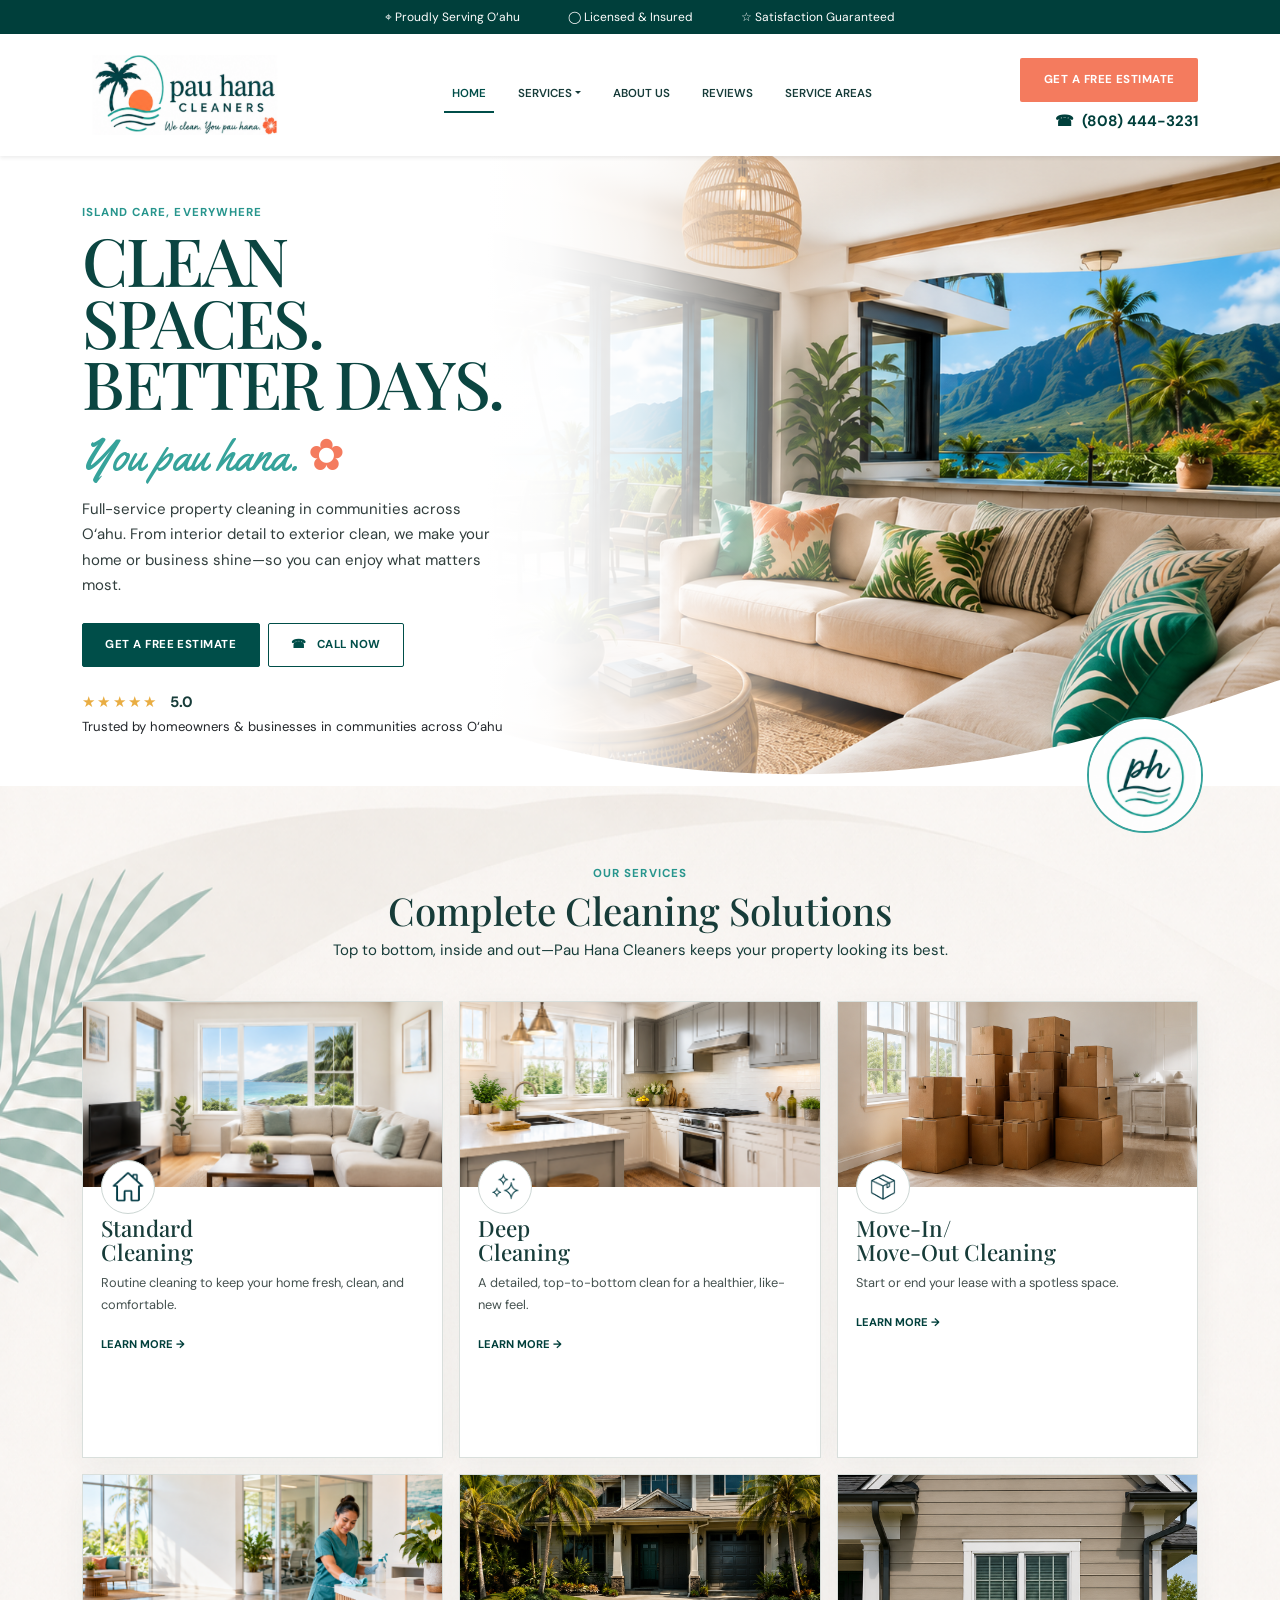
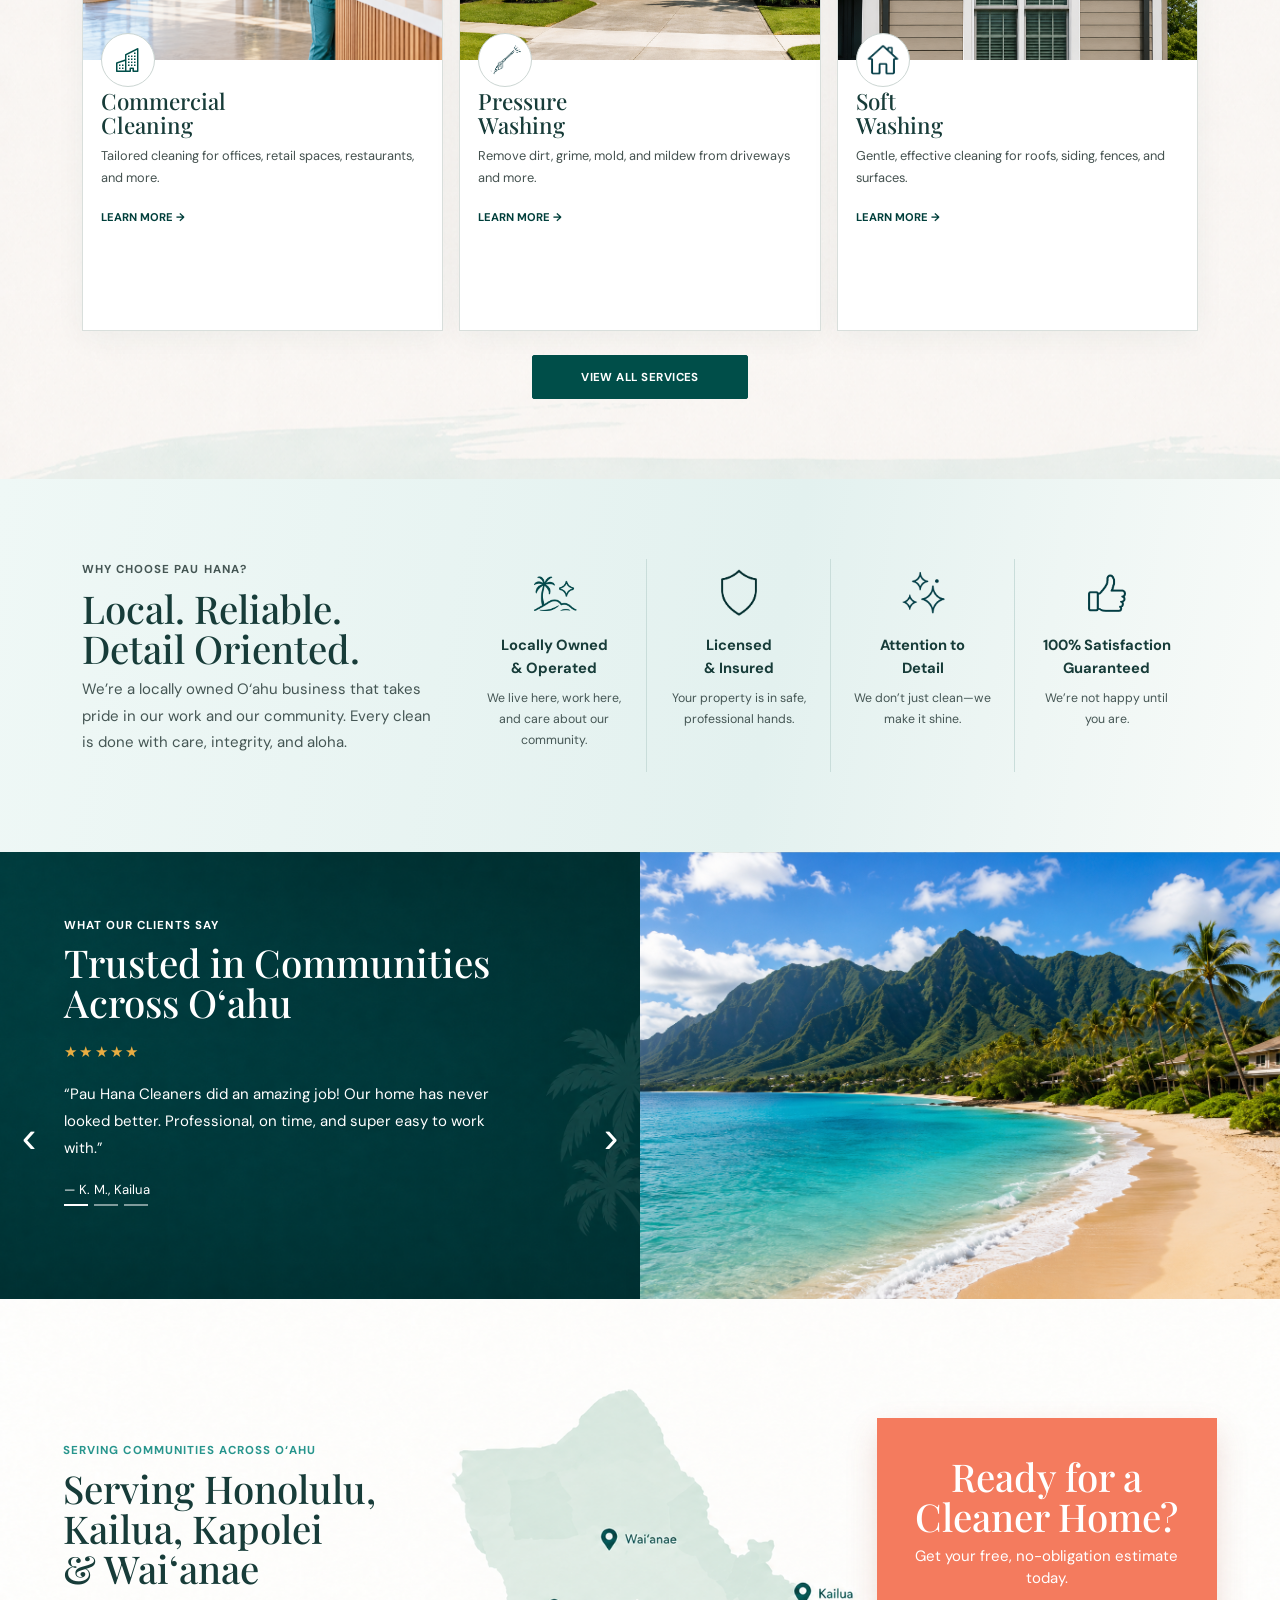
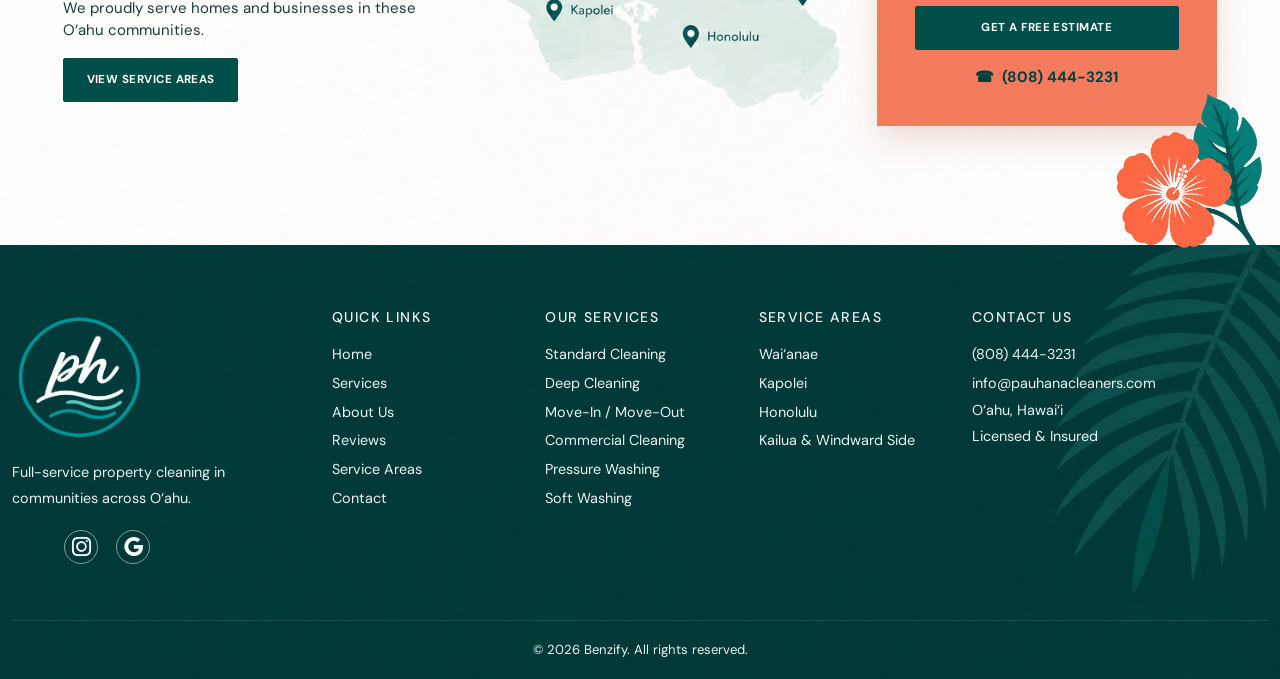
<file: index.html>
<!doctype html>
<html lang="en">

<head>
  <meta charset="utf-8">
  <meta name="viewport" content="width=device-width, initial-scale=1">
  <meta name="description" content="Pau Hana Cleaners — trusted property cleaning in communities across O‘ahu.">
  <title>Pau Hana Cleaners | O‘ahu Cleaning Services</title>
  <link href="https://cdn.jsdelivr.net/npm/bootstrap@5.3.3/dist/css/bootstrap.min.css" rel="stylesheet">
  <link href="https://cdn.jsdelivr.net/npm/bootstrap-icons@1.11.3/font/bootstrap-icons.min.css" rel="stylesheet">
  <link rel="preconnect" href="https://fonts.googleapis.com">
  <link rel="preconnect" href="https://fonts.gstatic.com" crossorigin>
  <link
    href="https://fonts.googleapis.com/css2?family=DM+Sans:wght@400;500;600;700&family=Playfair+Display:wght@500;600&family=Yellowtail&display=swap"
    rel="stylesheet">
  <link rel="stylesheet" href="styles.css">
</head>

<body>
  <div class="utility-bar py-2">
    <div class="container d-flex justify-content-center gap-3 gap-md-5 small">
      <span>⌖ Proudly Serving O‘ahu</span><span>◯ Licensed &amp; Insured</span><span class="d-none d-sm-inline">☆
        Satisfaction Guaranteed</span>
    </div>
  </div>

  <nav class="navbar navbar-expand-lg bg-white py-3 sticky-top shadow-sm" aria-label="Main navigation">
    <div class="container">
      <a class="navbar-brand" href="#home" aria-label="Pau Hana Cleaners home">
        <img class="navbar-logo" src="assets/primary-hero-logo.png" alt="Pau Hana Cleaners">
      </a>
      <button class="navbar-toggler" type="button" data-bs-toggle="collapse" data-bs-target="#mainNav"
        aria-controls="mainNav" aria-expanded="false" aria-label="Toggle navigation"><span
          class="navbar-toggler-icon"></span></button>
      <div class="collapse navbar-collapse" id="mainNav">
        <ul class="navbar-nav mx-auto gap-lg-3 small fw-semibold">
          <li class="nav-item"><a class="nav-link active" href="#home">HOME</a></li>
          <li class="nav-item dropdown">
            <button class="nav-link dropdown-toggle" id="servicesDropdown" type="button" data-bs-toggle="dropdown" aria-expanded="false">SERVICES</button>
            <ul class="dropdown-menu" aria-labelledby="servicesDropdown">
              <li><a class="dropdown-item" href="/standard-cleaning">Standard Cleaning</a></li>
              <li><a class="dropdown-item" href="/deep-cleaning">Deep Cleaning</a></li>
              <li><a class="dropdown-item" href="/move-in-move-out-cleaning">Move-In / Move-Out Cleaning</a></li>
              <li><a class="dropdown-item" href="/commercial-cleaning">Commercial Cleaning</a></li>
              <li><a class="dropdown-item" href="/pressure-washing">Pressure Washing</a></li>
              <li><a class="dropdown-item" href="/soft-washing">Soft Washing</a></li>
            </ul>
          </li>
          <li class="nav-item"><a class="nav-link" href="#about">ABOUT US</a></li>
          <li class="nav-item"><a class="nav-link" href="#reviews">REVIEWS</a></li>
          <li class="nav-item"><a class="nav-link" href="#areas">SERVICE AREAS</a></li>
        </ul>
        <div class="nav-cta text-lg-end mt-3 mt-lg-0"><a class="btn btn-coral btn-sm" href="#estimate" data-estimate-trigger>GET A FREE
            ESTIMATE</a><a class="phone d-block mt-2" href="tel:8084443231">☎ &nbsp;(808) 444-3231</a></div>
      </div>
    </div>
  </nav>

  <header class="hero" id="home">
    <div class="hero-photo" aria-hidden="true"></div>
    <div class="container position-relative">
      <div class="row min-vh-hero align-items-center">
        <div class="col-lg-5 py-5 hero-copy">
          <p class="eyebrow mb-2">ISLAND CARE, EVERYWHERE</p>
          <h1>CLEAN SPACES.<br>BETTER DAYS.</h1>
          <p class="script">You pau hana. <span>✿</span></p>
          <p class="lead-copy">Full-service property cleaning in communities across O‘ahu. From interior detail to exterior clean, we
            make your home or business shine—so you can enjoy what matters most.</p>
          <div class="d-flex flex-wrap gap-2 mt-4"><a class="btn btn-teal" href="#estimate" data-estimate-trigger>GET A FREE ESTIMATE</a><a
              class="btn btn-outline-teal" href="tel:8084443231">☎ &nbsp; CALL NOW</a></div>
          <div class="rating mt-4"><span>★★★★★</span> <b>5.0</b><small class="d-block text-dark mt-1">Trusted by
              homeowners &amp; businesses in communities across O‘ahu</small></div>
        </div>
      </div>
    </div>
    <svg class="hero-curve" viewBox="0 0 1000 150" preserveAspectRatio="none" aria-hidden="true">
      <path d="M0 128 C105 28 225 0 390 78 C540 158 715 143 838 92 C918 59 963 28 1000 8 L1000 150 L0 150 Z"></path>
    </svg>
    <img class="local-seal" src="assets/ph-local-seal.png" alt="Pau Hana Cleaners local seal">
  </header>

  <main>
    <section class="section services" id="services">
      <div class="container">
        <div class="section-heading text-center mx-auto">
          <p class="eyebrow">OUR SERVICES</p>
          <h2>Complete Cleaning Solutions</h2>
          <p>Top to bottom, inside and out—Pau Hana Cleaners keeps your property looking its best.</p>
        </div>
        <div class="row row-cols-1 row-cols-sm-2 row-cols-lg-3 g-3 mt-4">
          <div class="col">
            <article class="service-card" id="standard-cleaning">
              <div class="service-img crop living"></div>
              <div class="service-body"><img class="service-icon" src="assets/home-icon.png" alt="" aria-hidden="true">
                <h3>Standard<br>Cleaning</h3>
                <p>Routine cleaning to keep your home fresh, clean, and comfortable.</p><a href="/standard-cleaning">LEARN MORE
                  →</a>
              </div>
            </article>
          </div>
          <div class="col">
            <article class="service-card" id="deep-cleaning">
              <div class="service-img crop kitchen"></div>
              <div class="service-body"><img class="service-icon" src="assets/star-icon.png" alt="" aria-hidden="true">
                <h3>Deep<br>Cleaning</h3>
                <p>A detailed, top-to-bottom clean for a healthier, like-new feel.</p><a href="/deep-cleaning">LEARN MORE
                  →</a>
              </div>
            </article>
          </div>
          <div class="col">
            <article class="service-card" id="move-in-out-cleaning">
              <div class="service-img crop moving"></div>
              <div class="service-body"><img class="service-icon" src="assets/box-icon.png" alt="" aria-hidden="true">
                <h3>Move-In/<br>Move-Out Cleaning</h3>
                <p>Start or end your lease with a spotless space.</p><a href="/move-in-move-out-cleaning">LEARN MORE →</a>
              </div>
            </article>
          </div>
          <div class="col">
            <article class="service-card" id="commercial-cleaning">
              <div class="service-img crop commercial"></div>
              <div class="service-body"><i class="bi bi-buildings" aria-hidden="true"></i>
                <h3>Commercial<br>Cleaning</h3>
                <p>Tailored cleaning for offices, retail spaces, restaurants, and more.</p><a href="/commercial-cleaning">LEARN MORE →</a>
              </div>
            </article>
          </div>
          <div class="col">
            <article class="service-card" id="pressure-washing">
              <div class="service-img crop exterior"></div>
              <div class="service-body"><img class="service-icon" src="assets/pressure-washing-icon.png" alt="" aria-hidden="true">
                <h3>Pressure<br>Washing</h3>
                <p>Remove dirt, grime, mold, and mildew from driveways and more.</p><a href="/pressure-washing">LEARN MORE →</a>
              </div>
            </article>
          </div>
          <div class="col">
            <article class="service-card" id="soft-washing">
              <div class="service-img crop siding"></div>
              <div class="service-body"><img class="service-icon" src="assets/home-icon.png" alt="" aria-hidden="true">
                <h3>Soft<br>Washing</h3>
                <p>Gentle, effective cleaning for roofs, siding, fences, and surfaces.</p><a href="/soft-washing">LEARN MORE
                  →</a>
              </div>
            </article>
          </div>
        </div>
        <div class="text-center mt-4"><a class="btn btn-teal px-5" href="#services">VIEW ALL SERVICES</a></div>
      </div>
    </section>

    <section class="section why" id="about">
      <div class="container">
        <div class="row align-items-center g-4">
          <div class="col-lg-4">
            <p class="eyebrow">WHY CHOOSE PAU HANA?</p>
            <h2>Local. Reliable.<br>Detail Oriented.</h2>
            <p>We’re a locally owned O‘ahu business that takes pride in our work and our community. Every clean is done
              with care, integrity, and aloha.</p>
          </div>
          <div class="col-lg-8">
            <div class="row row-cols-2 row-cols-md-4 g-0 text-center feature-grid">
              <div class="col">
                <div class="feature"><img class="feature-icon" src="assets/tree-icon.png" alt="" aria-hidden="true">
                  <h3>Locally Owned<br>&amp; Operated</h3>
                  <p>We live here, work here, and care about our community.</p>
                </div>
              </div>
              <div class="col">
                <div class="feature"><img class="feature-icon" src="assets/sheild-icon.png" alt="" aria-hidden="true">
                  <h3>Licensed<br>&amp; Insured</h3>
                  <p>Your property is in safe, professional hands.</p>
                </div>
              </div>
              <div class="col">
                <div class="feature"><img class="feature-icon" src="assets/star-icon.png" alt="" aria-hidden="true">
                  <h3>Attention to<br>Detail</h3>
                  <p>We don’t just clean—we make it shine.</p>
                </div>
              </div>
              <div class="col">
                <div class="feature"><img class="feature-icon" src="assets/thumbs-up-icon.png" alt="" aria-hidden="true">
                  <h3>100% Satisfaction<br>Guaranteed</h3>
                  <p>We’re not happy until you are.</p>
                </div>
              </div>
            </div>
          </div>
        </div>
      </div>
    </section>

    <section class="testimonial" id="reviews">
      <div class="container-fluid px-0">
        <div class="row g-0">
          <div class="col-lg-6 quote-panel">
            <div class="quote-inner">
              <p class="eyebrow text-white">WHAT OUR CLIENTS SAY</p>
              <h2>Trusted in Communities Across O‘ahu</h2>
              <div id="testimonialCarousel" class="carousel slide quote-carousel" data-bs-ride="carousel"
                data-bs-interval="6000">
                <div class="carousel-inner">
                  <div class="carousel-item active">
                    <div class="stars">★★★★★</div>
                    <blockquote>“Pau Hana Cleaners did an amazing job! Our home has never looked better. Professional,
                      on time, and super easy to work with.”</blockquote><small>— K. M., Kailua</small>
                  </div>
                  <div class="carousel-item">
                    <div class="stars">★★★★★</div>
                    <blockquote>“The team was thorough, friendly, and incredibly efficient. Every room felt fresh and
                      cared for when they finished.”</blockquote><small>— L. T., Honolulu</small>
                  </div>
                  <div class="carousel-item">
                    <div class="stars">★★★★★</div>
                    <blockquote>“From booking to the final walkthrough, everything was seamless. Our move-out clean
                      exceeded every expectation.”</blockquote><small>— A. R., Kapolei</small>
                  </div>
                </div>
                <button class="carousel-control-prev" type="button" data-bs-target="#testimonialCarousel"
                  data-bs-slide="prev"><span class="quote-arrow" aria-hidden="true">‹</span><span
                    class="visually-hidden">Previous testimonial</span></button>
                <button class="carousel-control-next" type="button" data-bs-target="#testimonialCarousel"
                  data-bs-slide="next"><span class="quote-arrow" aria-hidden="true">›</span><span
                    class="visually-hidden">Next testimonial</span></button>
                <div class="carousel-indicators"><button type="button" data-bs-target="#testimonialCarousel"
                    data-bs-slide-to="0" class="active" aria-current="true" aria-label="Testimonial 1"></button><button
                    type="button" data-bs-target="#testimonialCarousel" data-bs-slide-to="1"
                    aria-label="Testimonial 2"></button><button type="button" data-bs-target="#testimonialCarousel"
                    data-bs-slide-to="2" aria-label="Testimonial 3"></button></div>
              </div>
            </div>
          </div>
          <div class="col-lg-6 beach-photo crop"></div>
        </div>
      </div>
    </section>

    <section class="section areas" id="areas">
      <div class="container">
        <div class="row align-items-center g-4">
          <div class="col-lg-4">
            <p class="eyebrow">SERVING COMMUNITIES ACROSS O‘AHU</p>
            <h2>Serving Honolulu,<br>Kailua, Kapolei<br>&amp; Wai‘anae</h2>
            <p>We proudly serve homes and businesses in these O‘ahu communities.</p><a class="btn btn-teal"
              href="#areas">VIEW SERVICE AREAS</a>
          </div>
          <div class="col-lg-4">
            <div class="island-map"><span class="west">● Wai‘anae</span><span
                class="central">● Kapolei</span><span class="east">● Kailua</span><span class="south">● Honolulu</span>
            </div>
          </div>
          <div class="col-lg-4">
            <div class="estimate-card" id="estimate">
              <h2>Ready for a<br>Cleaner Home?</h2>
              <p>Get your free, no-obligation estimate today.</p><a class="btn btn-teal w-100"
                href="mailto:info@pauhanacleaners.com" data-estimate-trigger>GET A FREE ESTIMATE</a><a class="phone d-block mt-3"
                href="tel:8084443231">☎ &nbsp;(808) 444-3231</a>
            </div>
          </div>
        </div>
      </div>
    </section>
  </main>

  <footer>
    <div class="container">
      <div class="row g-4 py-5">
        <div class="col-md-6 col-lg-3">
          <img class="footer-logo footer-logo--seal" src="assets/ph-local-seal-footer.png" alt="Pau Hana Cleaners">
          <p class="mt-3">Full-service property cleaning in communities across O‘ahu.</p>
          <div class="footer-socials" aria-label="Social media links">
            <a href="https://www.instagram.com/pauhanacleaners/" target="_blank" rel="noopener noreferrer" aria-label="Pau Hana Cleaners on Instagram"><i class="bi bi-instagram" aria-hidden="true"></i></a>
            <a href="https://share.google/Dvux6uv9xq10wopcw" aria-label="Pau Hana Cleaners on Google"><i class="bi bi-google" aria-hidden="true"></i></a>
          </div>
        </div>
        <div class="col-6 col-md-3 col-lg-2">
          <h3>QUICK LINKS</h3><a href="#home">Home</a><a href="#services">Services</a><a href="#about">About Us</a><a
            href="#reviews">Reviews</a><a href="#areas">Service Areas</a><a href="#estimate">Contact</a>
        </div>
        <div class="col-6 col-md-3 col-lg-2">
          <h3>OUR SERVICES</h3><a href="/standard-cleaning">Standard Cleaning</a><a href="/deep-cleaning">Deep Cleaning</a><a
            href="/move-in-move-out-cleaning">Move-In / Move-Out</a><a href="/commercial-cleaning">Commercial Cleaning</a><a href="/pressure-washing">Pressure Washing</a><a href="/soft-washing">Soft Washing</a>
        </div>
        <div class="col-6 col-md-4 col-lg-2">
          <h3>SERVICE AREAS</h3><a href="#areas">Wai‘anae</a><a href="#areas">Kapolei</a><a href="#areas">Honolulu</a><a href="#areas">Kailua &amp; Windward Side</a>
        </div>
        <div class="col-6 col-md-4 col-lg-3">
          <h3>CONTACT US</h3><a href="tel:8084443231">(808) 444-3231</a><a
            href="mailto:info@pauhanacleaners.com">info@pauhanacleaners.com</a>
          <p>O‘ahu, Hawai‘i<br>Licensed &amp; Insured</p>
        </div>
      </div>
     <a href="http://benzify.us"><div class="copyright py-3 text-center">© 2026 Benzify. All rights reserved.</div></a>
    </div>
  </footer>
  <script src="https://cdn.jsdelivr.net/npm/bootstrap@5.3.3/dist/js/bootstrap.bundle.min.js"></script>
  <script src="script.js"></script>
</body>

</html>
</file>
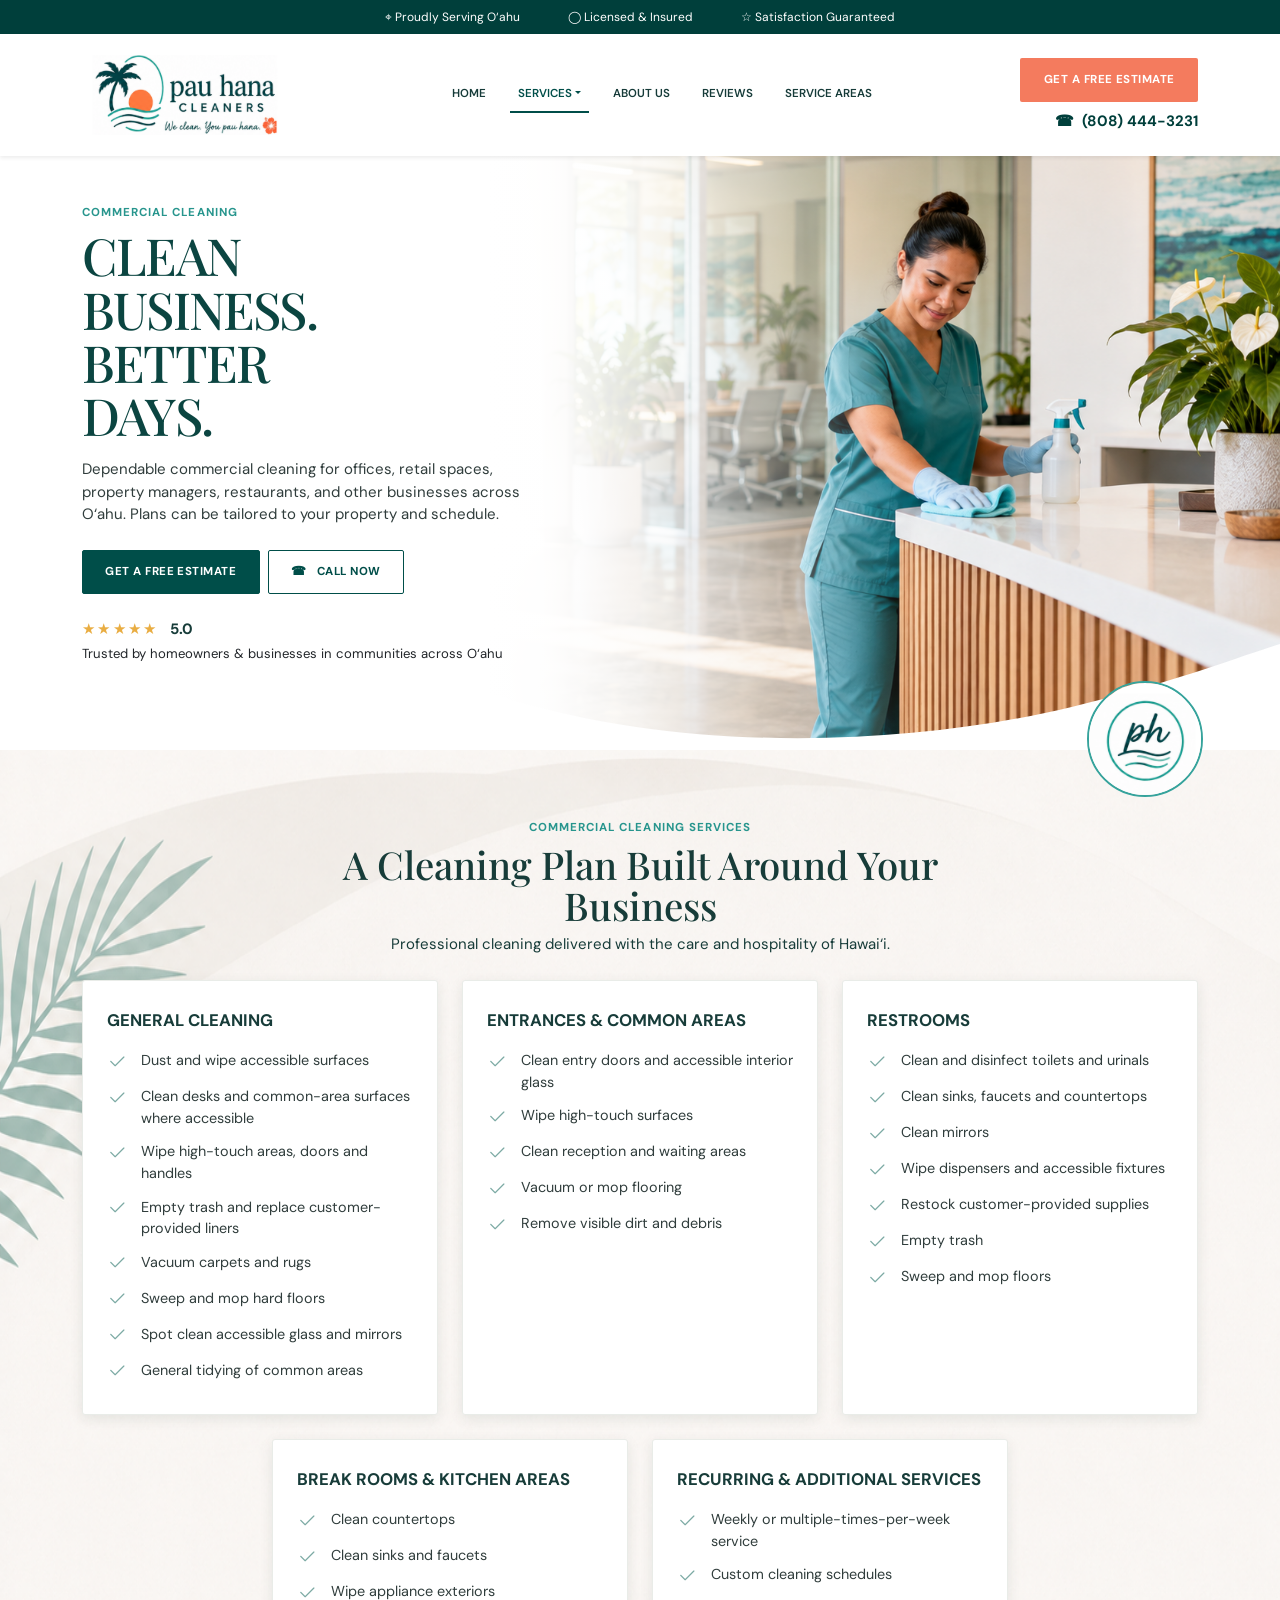
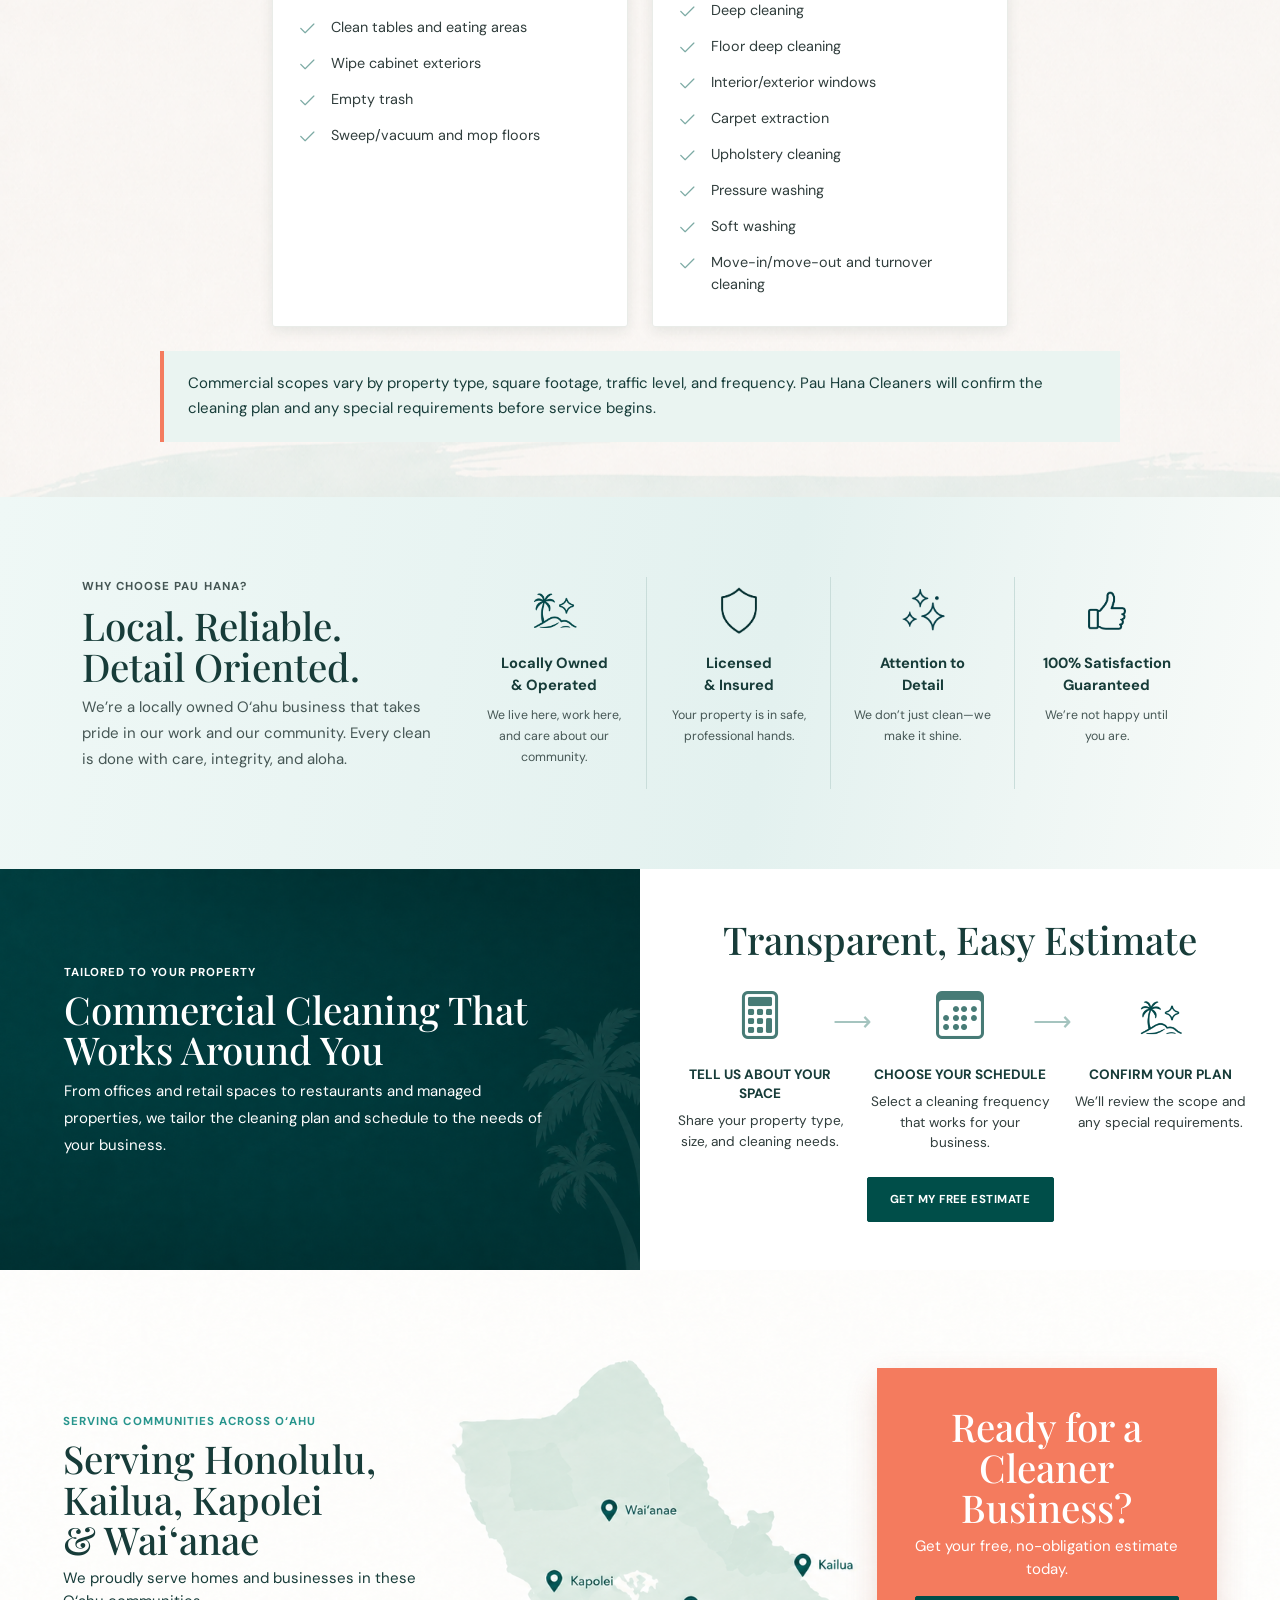
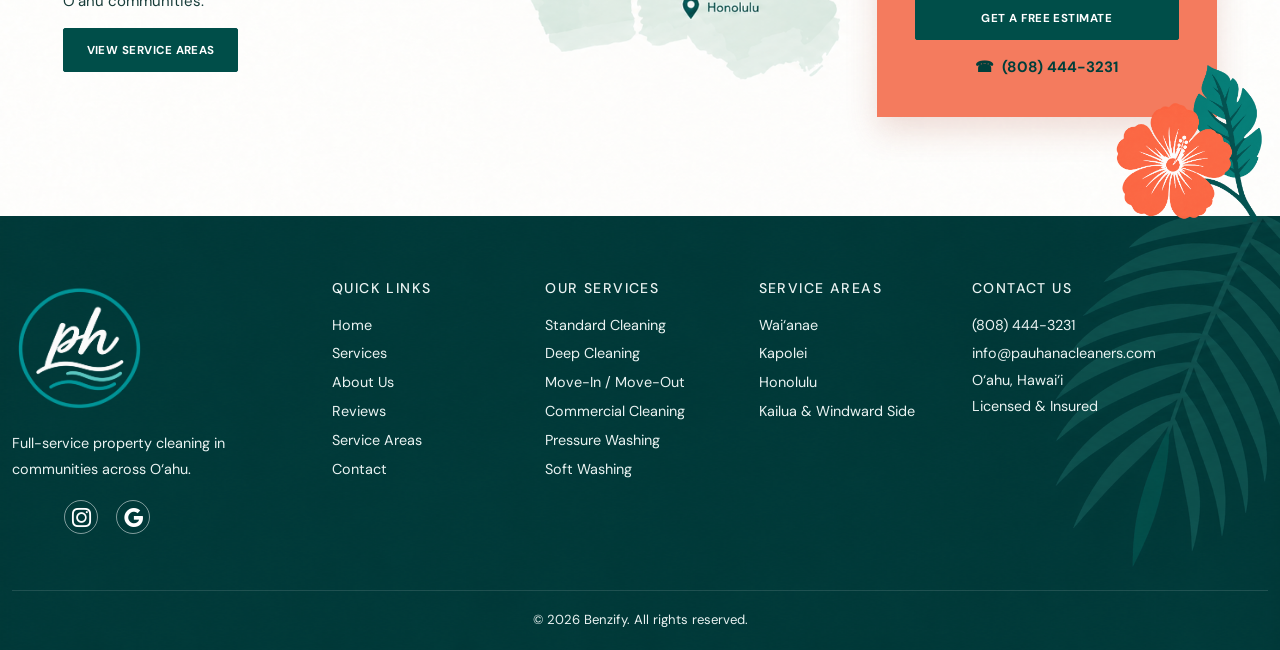
<file: commercial-cleaning.html>
<!doctype html>
<html lang="en">

<head>
  <meta charset="utf-8">
  <meta name="viewport" content="width=device-width, initial-scale=1">
  <meta name="description" content="Tailored commercial cleaning for offices, retail spaces, restaurants, property managers, and other businesses across O‘ahu.">
  <title>Commercial Cleaning O‘ahu | Pau Hana Cleaners</title>
  <link href="https://cdn.jsdelivr.net/npm/bootstrap@5.3.3/dist/css/bootstrap.min.css" rel="stylesheet">
  <link href="https://cdn.jsdelivr.net/npm/bootstrap-icons@1.11.3/font/bootstrap-icons.min.css" rel="stylesheet">
  <link rel="preconnect" href="https://fonts.googleapis.com">
  <link rel="preconnect" href="https://fonts.gstatic.com" crossorigin>
  <link href="https://fonts.googleapis.com/css2?family=DM+Sans:wght@400;500;600;700&family=Playfair+Display:wght@500;600&family=Yellowtail&display=swap" rel="stylesheet">
  <link rel="stylesheet" href="styles.css">
</head>

<body class="service-detail-page commercial-cleaning-page">
  <div class="utility-bar py-2">
    <div class="container d-flex justify-content-center gap-3 gap-md-5 small">
      <span>⌖ Proudly Serving O‘ahu</span><span>◯ Licensed &amp; Insured</span><span class="d-none d-sm-inline">☆ Satisfaction Guaranteed</span>
    </div>
  </div>

  <nav class="navbar navbar-expand-lg bg-white py-3 sticky-top shadow-sm" aria-label="Main navigation">
    <div class="container">
      <a class="navbar-brand" href="/#home" aria-label="Pau Hana Cleaners home">
        <img class="navbar-logo" src="assets/primary-hero-logo.png" alt="Pau Hana Cleaners">
      </a>
      <button class="navbar-toggler" type="button" data-bs-toggle="collapse" data-bs-target="#mainNav" aria-controls="mainNav" aria-expanded="false" aria-label="Toggle navigation"><span class="navbar-toggler-icon"></span></button>
      <div class="collapse navbar-collapse" id="mainNav">
        <ul class="navbar-nav mx-auto gap-lg-3 small fw-semibold">
          <li class="nav-item"><a class="nav-link" href="/#home">HOME</a></li>
          <li class="nav-item dropdown">
            <button class="nav-link dropdown-toggle active" id="servicesDropdown" type="button" data-bs-toggle="dropdown" aria-expanded="false">SERVICES</button>
            <ul class="dropdown-menu" aria-labelledby="servicesDropdown">
              <li><a class="dropdown-item" href="/standard-cleaning">Standard Cleaning</a></li>
              <li><a class="dropdown-item" href="/deep-cleaning">Deep Cleaning</a></li>
              <li><a class="dropdown-item" href="/move-in-move-out-cleaning">Move-In / Move-Out Cleaning</a></li>
              <li><a class="dropdown-item active" aria-current="page" href="/commercial-cleaning">Commercial Cleaning</a></li>
              <li><a class="dropdown-item" href="/pressure-washing">Pressure Washing</a></li>
              <li><a class="dropdown-item" href="/soft-washing">Soft Washing</a></li>
            </ul>
          </li>
          <li class="nav-item"><a class="nav-link" href="#about">ABOUT US</a></li>
          <li class="nav-item"><a class="nav-link" href="/#reviews">REVIEWS</a></li>
          <li class="nav-item"><a class="nav-link" href="#areas">SERVICE AREAS</a></li>
        </ul>
        <div class="nav-cta text-lg-end mt-3 mt-lg-0"><a class="btn btn-coral btn-sm" href="#estimate" data-estimate-trigger data-cleaning-type="Commercial" data-service="Commercial Cleaning">GET A FREE ESTIMATE</a><a class="phone d-block mt-2" href="tel:8084443231">☎ &nbsp;(808) 444-3231</a></div>
      </div>
    </div>
  </nav>

  <header class="hero" id="home">
    <div class="hero-photo" aria-hidden="true"></div>
    <div class="container position-relative">
      <div class="row min-vh-hero align-items-center">
        <div class="col-lg-5 py-5 hero-copy">
          <p class="eyebrow mb-2">COMMERCIAL CLEANING</p>
          <h1>CLEAN<br>BUSINESS.<br>BETTER<br>DAYS.</h1>
          <p class="lead-copy mt-3">Dependable commercial cleaning for offices, retail spaces, property managers, restaurants, and other businesses across O‘ahu. Plans can be tailored to your property and schedule.</p>
          <div class="d-flex flex-wrap gap-2 mt-4"><a class="btn btn-teal" href="#estimate" data-estimate-trigger data-cleaning-type="Commercial" data-service="Commercial Cleaning">GET A FREE ESTIMATE</a><a class="btn btn-outline-teal" href="tel:8084443231">☎ &nbsp; CALL NOW</a></div>
          <div class="rating mt-4"><span>★★★★★</span> <b>5.0</b><small class="d-block text-dark mt-1">Trusted by homeowners &amp; businesses in communities across O‘ahu</small></div>
        </div>
      </div>
    </div>
    <svg class="hero-curve" viewBox="0 0 1000 150" preserveAspectRatio="none" aria-hidden="true"><path d="M0 128 C105 28 225 0 390 78 C540 158 715 143 838 92 C918 59 963 28 1000 8 L1000 150 L0 150 Z"></path></svg>
    <img class="local-seal" src="assets/ph-local-seal.png" alt="Pau Hana Cleaners local seal">
  </header>

  <main>
    <section class="section services service-inclusions commercial-inclusions" id="services">
      <div class="container">
        <div class="section-heading text-center mx-auto mb-4">
          <p class="eyebrow">COMMERCIAL CLEANING SERVICES</p>
          <h2>A Cleaning Plan Built Around Your Business</h2>
          <p>Professional cleaning delivered with the care and hospitality of Hawai‘i.</p>
        </div>
        <div class="row g-4 justify-content-center">
          <div class="col-md-6 col-lg-4"><article class="cleaning-checklist"><h3>General Cleaning</h3><ul>
            <li><i class="bi bi-check2" aria-hidden="true"></i><span>Dust and wipe accessible surfaces</span></li>
            <li><i class="bi bi-check2" aria-hidden="true"></i><span>Clean desks and common-area surfaces where accessible</span></li>
            <li><i class="bi bi-check2" aria-hidden="true"></i><span>Wipe high-touch areas, doors and handles</span></li>
            <li><i class="bi bi-check2" aria-hidden="true"></i><span>Empty trash and replace customer-provided liners</span></li>
            <li><i class="bi bi-check2" aria-hidden="true"></i><span>Vacuum carpets and rugs</span></li>
            <li><i class="bi bi-check2" aria-hidden="true"></i><span>Sweep and mop hard floors</span></li>
            <li><i class="bi bi-check2" aria-hidden="true"></i><span>Spot clean accessible glass and mirrors</span></li>
            <li><i class="bi bi-check2" aria-hidden="true"></i><span>General tidying of common areas</span></li>
          </ul></article></div>
          <div class="col-md-6 col-lg-4"><article class="cleaning-checklist"><h3>Entrances &amp; Common Areas</h3><ul>
            <li><i class="bi bi-check2" aria-hidden="true"></i><span>Clean entry doors and accessible interior glass</span></li>
            <li><i class="bi bi-check2" aria-hidden="true"></i><span>Wipe high-touch surfaces</span></li>
            <li><i class="bi bi-check2" aria-hidden="true"></i><span>Clean reception and waiting areas</span></li>
            <li><i class="bi bi-check2" aria-hidden="true"></i><span>Vacuum or mop flooring</span></li>
            <li><i class="bi bi-check2" aria-hidden="true"></i><span>Remove visible dirt and debris</span></li>
          </ul></article></div>
          <div class="col-md-6 col-lg-4"><article class="cleaning-checklist"><h3>Restrooms</h3><ul>
            <li><i class="bi bi-check2" aria-hidden="true"></i><span>Clean and disinfect toilets and urinals</span></li>
            <li><i class="bi bi-check2" aria-hidden="true"></i><span>Clean sinks, faucets and countertops</span></li>
            <li><i class="bi bi-check2" aria-hidden="true"></i><span>Clean mirrors</span></li>
            <li><i class="bi bi-check2" aria-hidden="true"></i><span>Wipe dispensers and accessible fixtures</span></li>
            <li><i class="bi bi-check2" aria-hidden="true"></i><span>Restock customer-provided supplies</span></li>
            <li><i class="bi bi-check2" aria-hidden="true"></i><span>Empty trash</span></li>
            <li><i class="bi bi-check2" aria-hidden="true"></i><span>Sweep and mop floors</span></li>
          </ul></article></div>
          <div class="col-md-6 col-lg-4"><article class="cleaning-checklist"><h3>Break Rooms &amp; Kitchen Areas</h3><ul>
            <li><i class="bi bi-check2" aria-hidden="true"></i><span>Clean countertops</span></li>
            <li><i class="bi bi-check2" aria-hidden="true"></i><span>Clean sinks and faucets</span></li>
            <li><i class="bi bi-check2" aria-hidden="true"></i><span>Wipe appliance exteriors</span></li>
            <li><i class="bi bi-check2" aria-hidden="true"></i><span>Clean tables and eating areas</span></li>
            <li><i class="bi bi-check2" aria-hidden="true"></i><span>Wipe cabinet exteriors</span></li>
            <li><i class="bi bi-check2" aria-hidden="true"></i><span>Empty trash</span></li>
            <li><i class="bi bi-check2" aria-hidden="true"></i><span>Sweep/vacuum and mop floors</span></li>
          </ul></article></div>
          <div class="col-md-6 col-lg-4"><article class="cleaning-checklist"><h3>Recurring &amp; Additional Services</h3><ul>
            <li><i class="bi bi-check2" aria-hidden="true"></i><span>Weekly or multiple-times-per-week service</span></li>
            <li><i class="bi bi-check2" aria-hidden="true"></i><span>Custom cleaning schedules</span></li>
            <li><i class="bi bi-check2" aria-hidden="true"></i><span>Deep cleaning</span></li>
            <li><i class="bi bi-check2" aria-hidden="true"></i><span>Floor deep cleaning</span></li>
            <li><i class="bi bi-check2" aria-hidden="true"></i><span>Interior/exterior windows</span></li>
            <li><i class="bi bi-check2" aria-hidden="true"></i><span>Carpet extraction</span></li>
            <li><i class="bi bi-check2" aria-hidden="true"></i><span>Upholstery cleaning</span></li>
            <li><i class="bi bi-check2" aria-hidden="true"></i><span>Pressure washing</span></li>
            <li><i class="bi bi-check2" aria-hidden="true"></i><span>Soft washing</span></li>
            <li><i class="bi bi-check2" aria-hidden="true"></i><span>Move-in/move-out and turnover cleaning</span></li>
          </ul></article></div>
        </div>
        <p class="commercial-scope-note mt-4 mb-0">Commercial scopes vary by property type, square footage, traffic level, and frequency. Pau Hana Cleaners will confirm the cleaning plan and any special requirements before service begins.</p>
      </div>
    </section>

    <section class="section why" id="about">
      <div class="container"><div class="row align-items-center g-4">
        <div class="col-lg-4"><p class="eyebrow">WHY CHOOSE PAU HANA?</p><h2>Local. Reliable.<br>Detail Oriented.</h2><p>We’re a locally owned O‘ahu business that takes pride in our work and our community. Every clean is done with care, integrity, and aloha.</p></div>
        <div class="col-lg-8"><div class="row row-cols-2 row-cols-md-4 g-0 text-center feature-grid">
          <div class="col"><div class="feature"><img class="feature-icon" src="assets/tree-icon.png" alt="" aria-hidden="true"><h3>Locally Owned<br>&amp; Operated</h3><p>We live here, work here, and care about our community.</p></div></div>
          <div class="col"><div class="feature"><img class="feature-icon" src="assets/sheild-icon.png" alt="" aria-hidden="true"><h3>Licensed<br>&amp; Insured</h3><p>Your property is in safe, professional hands.</p></div></div>
          <div class="col"><div class="feature"><img class="feature-icon" src="assets/star-icon.png" alt="" aria-hidden="true"><h3>Attention to<br>Detail</h3><p>We don’t just clean—we make it shine.</p></div></div>
          <div class="col"><div class="feature"><img class="feature-icon" src="assets/thumbs-up-icon.png" alt="" aria-hidden="true"><h3>100% Satisfaction<br>Guaranteed</h3><p>We’re not happy until you are.</p></div></div>
        </div></div>
      </div></div>
    </section>

    <section class="commercial-estimate-process">
      <div class="container-fluid px-0"><div class="row g-0">
        <div class="col-lg-6 quote-panel"><div class="quote-inner"><p class="eyebrow text-white">TAILORED TO YOUR PROPERTY</p><h2>Commercial Cleaning That Works Around You</h2><p>From offices and retail spaces to restaurants and managed properties, we tailor the cleaning plan and schedule to the needs of your business.</p></div></div>
        <div class="col-lg-6 estimate-steps-panel"><h2>Transparent, Easy Estimate</h2><ol class="estimate-steps">
          <li><i class="bi bi-calculator" aria-hidden="true"></i><h3>Tell Us About Your Space</h3><p>Share your property type, size, and cleaning needs.</p></li>
          <li><i class="bi bi-calendar3" aria-hidden="true"></i><h3>Choose Your Schedule</h3><p>Select a cleaning frequency that works for your business.</p></li>
          <li><img src="assets/tree-icon.png" alt=""><h3>Confirm Your Plan</h3><p>We’ll review the scope and any special requirements.</p></li>
        </ol><a class="btn btn-teal" href="#estimate" data-estimate-trigger data-cleaning-type="Commercial" data-service="Commercial Cleaning">GET MY FREE ESTIMATE</a></div>
      </div></div>
    </section>

    <section class="section areas" id="areas">
      <div class="container"><div class="row align-items-center g-4">
        <div class="col-lg-4"><p class="eyebrow">SERVING COMMUNITIES ACROSS O‘AHU</p><h2>Serving Honolulu,<br>Kailua, Kapolei<br>&amp; Wai‘anae</h2><p>We proudly serve homes and businesses in these O‘ahu communities.</p><a class="btn btn-teal" href="#areas">VIEW SERVICE AREAS</a></div>
        <div class="col-lg-4"><div class="island-map"><span class="west">● Wai‘anae</span><span class="central">● Kapolei</span><span class="east">● Kailua</span><span class="south">● Honolulu</span></div></div>
        <div class="col-lg-4"><div class="estimate-card" id="estimate"><h2>Ready for a<br>Cleaner Business?</h2><p>Get your free, no-obligation estimate today.</p><a class="btn btn-teal w-100" href="mailto:info@pauhanacleaners.com" data-estimate-trigger data-cleaning-type="Commercial" data-service="Commercial Cleaning">GET A FREE ESTIMATE</a><a class="phone d-block mt-3" href="tel:8084443231">☎ &nbsp;(808) 444-3231</a></div></div>
      </div></div>
    </section>
  </main>

  <footer><div class="container"><div class="row g-4 py-5">
    <div class="col-md-6 col-lg-3"><img class="footer-logo footer-logo--seal" src="assets/ph-local-seal-footer.png" alt="Pau Hana Cleaners"><p class="mt-3">Full-service property cleaning in communities across O‘ahu.</p><div class="footer-socials" aria-label="Social media links"><a href="https://www.instagram.com/pauhanacleaners/" target="_blank" rel="noopener noreferrer" aria-label="Pau Hana Cleaners on Instagram"><i class="bi bi-instagram" aria-hidden="true"></i></a><a href="https://share.google/Dvux6uv9xq10wopcw" aria-label="Pau Hana Cleaners on Google"><i class="bi bi-google" aria-hidden="true"></i></a></div></div>
    <div class="col-6 col-md-3 col-lg-2"><h3>QUICK LINKS</h3><a href="/#home">Home</a><a href="#services">Services</a><a href="#about">About Us</a><a href="/#reviews">Reviews</a><a href="#areas">Service Areas</a><a href="#estimate">Contact</a></div>
    <div class="col-6 col-md-3 col-lg-2"><h3>OUR SERVICES</h3><a href="/standard-cleaning">Standard Cleaning</a><a href="/deep-cleaning">Deep Cleaning</a><a href="/move-in-move-out-cleaning">Move-In / Move-Out</a><a href="/commercial-cleaning">Commercial Cleaning</a><a href="/pressure-washing">Pressure Washing</a><a href="/soft-washing">Soft Washing</a></div>
    <div class="col-6 col-md-4 col-lg-2"><h3>SERVICE AREAS</h3><a href="#areas">Wai‘anae</a><a href="#areas">Kapolei</a><a href="#areas">Honolulu</a><a href="#areas">Kailua &amp; Windward Side</a></div>
    <div class="col-6 col-md-4 col-lg-3"><h3>CONTACT US</h3><a href="tel:8084443231">(808) 444-3231</a><a href="mailto:info@pauhanacleaners.com">info@pauhanacleaners.com</a><p>O‘ahu, Hawai‘i<br>Licensed &amp; Insured</p></div>
  </div><a href="http://benzify.us"><div class="copyright py-3 text-center">© 2026 Benzify. All rights reserved.</div></a></div></footer>
  <script src="https://cdn.jsdelivr.net/npm/bootstrap@5.3.3/dist/js/bootstrap.bundle.min.js"></script>
  <script src="script.js"></script>
</body>
</html>
</file>
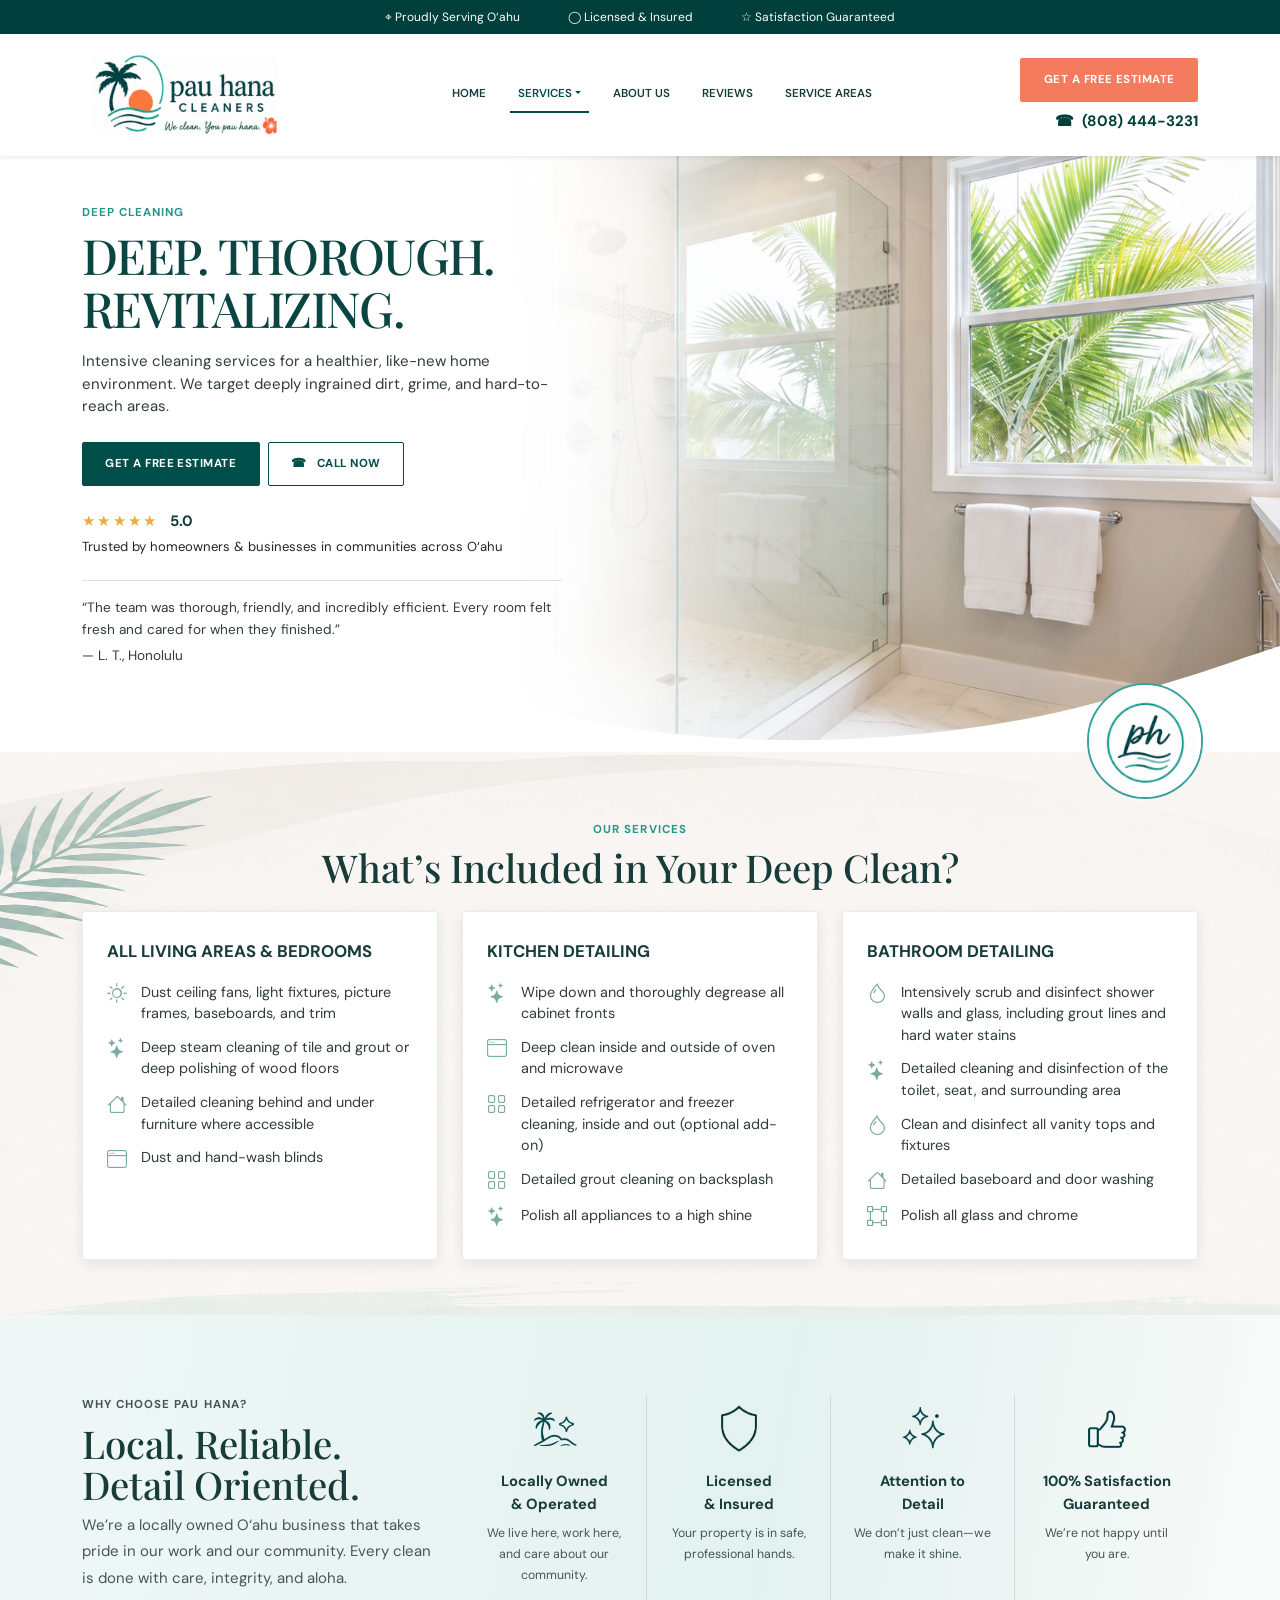
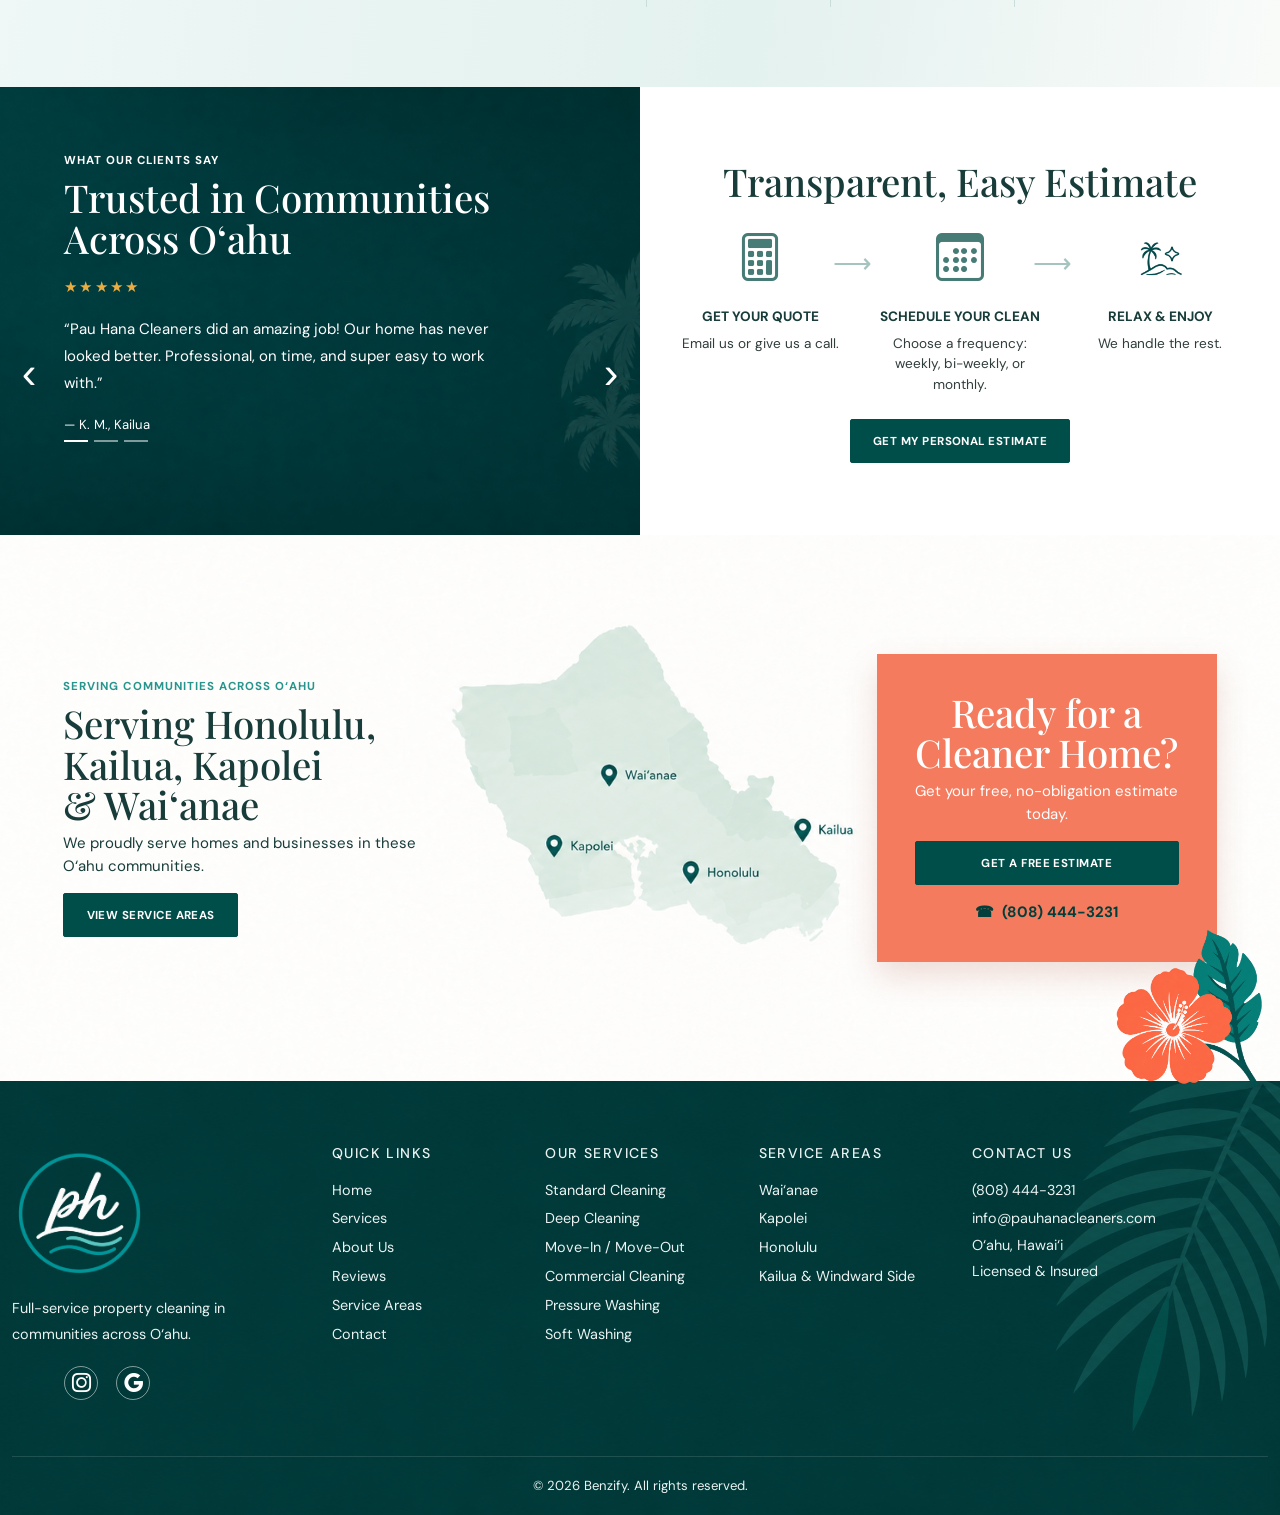
<file: deep-cleaning.html>
<!doctype html>
<html lang="en">

<head>
  <meta charset="utf-8">
  <meta name="viewport" content="width=device-width, initial-scale=1">
  <meta name="description" content="Thorough deep cleaning for homes in communities across O‘ahu. Explore our detailed room-by-room cleaning checklist and request a free estimate from Pau Hana Cleaners.">
  <title>Deep Cleaning in O‘ahu | Pau Hana Cleaners</title>
  <link href="https://cdn.jsdelivr.net/npm/bootstrap@5.3.3/dist/css/bootstrap.min.css" rel="stylesheet">
  <link href="https://cdn.jsdelivr.net/npm/bootstrap-icons@1.11.3/font/bootstrap-icons.min.css" rel="stylesheet">
  <link rel="preconnect" href="https://fonts.googleapis.com">
  <link rel="preconnect" href="https://fonts.gstatic.com" crossorigin>
  <link
    href="https://fonts.googleapis.com/css2?family=DM+Sans:wght@400;500;600;700&family=Playfair+Display:wght@500;600&family=Yellowtail&display=swap"
    rel="stylesheet">
  <link rel="stylesheet" href="styles.css">
</head>

<body class="service-detail-page deep-cleaning-page">
  <div class="utility-bar py-2">
    <div class="container d-flex justify-content-center gap-3 gap-md-5 small">
      <span>⌖ Proudly Serving O‘ahu</span><span>◯ Licensed &amp; Insured</span><span class="d-none d-sm-inline">☆
        Satisfaction Guaranteed</span>
    </div>
  </div>

  <nav class="navbar navbar-expand-lg bg-white py-3 sticky-top shadow-sm" aria-label="Main navigation">
    <div class="container">
      <a class="navbar-brand" href="/#home" aria-label="Pau Hana Cleaners home">
        <img class="navbar-logo" src="assets/primary-hero-logo.png" alt="Pau Hana Cleaners">
      </a>
      <button class="navbar-toggler" type="button" data-bs-toggle="collapse" data-bs-target="#mainNav"
        aria-controls="mainNav" aria-expanded="false" aria-label="Toggle navigation"><span
          class="navbar-toggler-icon"></span></button>
      <div class="collapse navbar-collapse" id="mainNav">
        <ul class="navbar-nav mx-auto gap-lg-3 small fw-semibold">
          <li class="nav-item"><a class="nav-link" href="/#home">HOME</a></li>
          <li class="nav-item dropdown">
            <button class="nav-link dropdown-toggle active" id="servicesDropdown" type="button" data-bs-toggle="dropdown" aria-expanded="false">SERVICES</button>
            <ul class="dropdown-menu" aria-labelledby="servicesDropdown">
              <li><a class="dropdown-item" href="/standard-cleaning">Standard Cleaning</a></li>
              <li><a class="dropdown-item active" aria-current="page" href="/deep-cleaning">Deep Cleaning</a></li>
              <li><a class="dropdown-item" href="/move-in-move-out-cleaning">Move-In / Move-Out Cleaning</a></li>
              <li><a class="dropdown-item" href="/commercial-cleaning">Commercial Cleaning</a></li>
              <li><a class="dropdown-item" href="/pressure-washing">Pressure Washing</a></li>
              <li><a class="dropdown-item" href="/soft-washing">Soft Washing</a></li>
            </ul>
          </li>
          <li class="nav-item"><a class="nav-link" href="#about">ABOUT US</a></li>
          <li class="nav-item"><a class="nav-link" href="#reviews">REVIEWS</a></li>
          <li class="nav-item"><a class="nav-link" href="#areas">SERVICE AREAS</a></li>
        </ul>
        <div class="nav-cta text-lg-end mt-3 mt-lg-0"><a class="btn btn-coral btn-sm" href="#estimate" data-estimate-trigger>GET A FREE
            ESTIMATE</a><a class="phone d-block mt-2" href="tel:8084443231">☎ &nbsp;(808) 444-3231</a></div>
      </div>
    </div>
  </nav>

  <header class="hero" id="home">
    <div class="hero-photo" aria-hidden="true"></div>
    <div class="container position-relative">
      <div class="row min-vh-hero align-items-center">
        <div class="col-lg-6 py-5 hero-copy">
          <p class="eyebrow mb-2">DEEP CLEANING</p>
          <h1>DEEP. THOROUGH.<br>REVITALIZING.</h1>
          <p class="lead-copy mt-3">Intensive cleaning services for a healthier, like-new home environment. We target deeply ingrained dirt, grime, and hard-to-reach areas.</p>
          <div class="d-flex flex-wrap gap-2 mt-4"><a class="btn btn-teal" href="#estimate" data-estimate-trigger>GET A FREE ESTIMATE</a><a
              class="btn btn-outline-teal" href="tel:8084443231">☎ &nbsp; CALL NOW</a></div>
          <div class="rating mt-4"><span>★★★★★</span> <b>5.0</b><small class="d-block text-dark mt-1">Trusted by
              homeowners &amp; businesses in communities across O‘ahu</small></div>
          <figure class="hero-testimonial mt-4 mb-0">
            <blockquote>“The team was thorough, friendly, and incredibly efficient. Every room felt fresh and cared for when they finished.”</blockquote>
            <figcaption>— L. T., Honolulu</figcaption>
          </figure>
        </div>
      </div>
    </div>
    <svg class="hero-curve" viewBox="0 0 1000 150" preserveAspectRatio="none" aria-hidden="true">
      <path d="M0 128 C105 28 225 0 390 78 C540 158 715 143 838 92 C918 59 963 28 1000 8 L1000 150 L0 150 Z"></path>
    </svg>
    <img class="local-seal" src="assets/ph-local-seal.png" alt="Pau Hana Cleaners local seal">
  </header>

  <main>
    <section class="section services service-inclusions" id="services">
      <div class="container">
        <div class="text-center mb-4">
          <p class="eyebrow">OUR SERVICES</p>
          <h2>What’s Included in Your Deep Clean?</h2>
        </div>
        <div class="row g-4">
          <div class="col-lg-4"><article class="cleaning-checklist"><h3>All Living Areas &amp; Bedrooms</h3><ul>
            <li><i class="bi bi-brightness-high" aria-hidden="true"></i><span>Dust ceiling fans, light fixtures, picture frames, baseboards, and trim</span></li>
            <li><i class="bi bi-stars" aria-hidden="true"></i><span>Deep steam cleaning of tile and grout or deep polishing of wood floors</span></li>
            <li><i class="bi bi-house" aria-hidden="true"></i><span>Detailed cleaning behind and under furniture where accessible</span></li>
            <li><i class="bi bi-window" aria-hidden="true"></i><span>Dust and hand-wash blinds</span></li>
          </ul></article></div>
          <div class="col-lg-4"><article class="cleaning-checklist"><h3>Kitchen Detailing</h3><ul>
            <li><i class="bi bi-stars" aria-hidden="true"></i><span>Wipe down and thoroughly degrease all cabinet fronts</span></li>
            <li><i class="bi bi-window" aria-hidden="true"></i><span>Deep clean inside and outside of oven and microwave</span></li>
            <li><i class="bi bi-grid" aria-hidden="true"></i><span>Detailed refrigerator and freezer cleaning, inside and out (optional add-on)</span></li>
            <li><i class="bi bi-grid" aria-hidden="true"></i><span>Detailed grout cleaning on backsplash</span></li>
            <li><i class="bi bi-stars" aria-hidden="true"></i><span>Polish all appliances to a high shine</span></li>
          </ul></article></div>
          <div class="col-lg-4"><article class="cleaning-checklist"><h3>Bathroom Detailing</h3><ul>
            <li><i class="bi bi-droplet" aria-hidden="true"></i><span>Intensively scrub and disinfect shower walls and glass, including grout lines and hard water stains</span></li>
            <li><i class="bi bi-stars" aria-hidden="true"></i><span>Detailed cleaning and disinfection of the toilet, seat, and surrounding area</span></li>
            <li><i class="bi bi-droplet" aria-hidden="true"></i><span>Clean and disinfect all vanity tops and fixtures</span></li>
            <li><i class="bi bi-house" aria-hidden="true"></i><span>Detailed baseboard and door washing</span></li>
            <li><i class="bi bi-bounding-box" aria-hidden="true"></i><span>Polish all glass and chrome</span></li>
          </ul></article></div>
        </div>
      </div>
    </section>

    <section class="section why" id="about">
      <div class="container">
        <div class="row align-items-center g-4">
          <div class="col-lg-4">
            <p class="eyebrow">WHY CHOOSE PAU HANA?</p>
            <h2>Local. Reliable.<br>Detail Oriented.</h2>
            <p>We’re a locally owned O‘ahu business that takes pride in our work and our community. Every clean is done
              with care, integrity, and aloha.</p>
          </div>
          <div class="col-lg-8">
            <div class="row row-cols-2 row-cols-md-4 g-0 text-center feature-grid">
              <div class="col">
                <div class="feature"><img class="feature-icon" src="assets/tree-icon.png" alt="" aria-hidden="true">
                  <h3>Locally Owned<br>&amp; Operated</h3>
                  <p>We live here, work here, and care about our community.</p>
                </div>
              </div>
              <div class="col">
                <div class="feature"><img class="feature-icon" src="assets/sheild-icon.png" alt="" aria-hidden="true">
                  <h3>Licensed<br>&amp; Insured</h3>
                  <p>Your property is in safe, professional hands.</p>
                </div>
              </div>
              <div class="col">
                <div class="feature"><img class="feature-icon" src="assets/star-icon.png" alt="" aria-hidden="true">
                  <h3>Attention to<br>Detail</h3>
                  <p>We don’t just clean—we make it shine.</p>
                </div>
              </div>
              <div class="col">
                <div class="feature"><img class="feature-icon" src="assets/thumbs-up-icon.png" alt="" aria-hidden="true">
                  <h3>100% Satisfaction<br>Guaranteed</h3>
                  <p>We’re not happy until you are.</p>
                </div>
              </div>
            </div>
          </div>
        </div>
      </div>
    </section>

    <section class="testimonial" id="reviews">
      <div class="container-fluid px-0">
        <div class="row g-0">
          <div class="col-lg-6 quote-panel">
            <div class="quote-inner">
              <p class="eyebrow text-white">WHAT OUR CLIENTS SAY</p>
              <h2>Trusted in Communities Across O‘ahu</h2>
              <div id="testimonialCarousel" class="carousel slide quote-carousel" data-bs-ride="carousel"
                data-bs-interval="6000">
                <div class="carousel-inner">
                  <div class="carousel-item active">
                    <div class="stars">★★★★★</div>
                    <blockquote>“Pau Hana Cleaners did an amazing job! Our home has never looked better. Professional,
                      on time, and super easy to work with.”</blockquote><small>— K. M., Kailua</small>
                  </div>
                  <div class="carousel-item">
                    <div class="stars">★★★★★</div>
                    <blockquote>“The team was thorough, friendly, and incredibly efficient. Every room felt fresh and
                      cared for when they finished.”</blockquote><small>— L. T., Honolulu</small>
                  </div>
                  <div class="carousel-item">
                    <div class="stars">★★★★★</div>
                    <blockquote>“From booking to the final walkthrough, everything was seamless. Our move-out clean
                      exceeded every expectation.”</blockquote><small>— A. R., Kapolei</small>
                  </div>
                </div>
                <button class="carousel-control-prev" type="button" data-bs-target="#testimonialCarousel"
                  data-bs-slide="prev"><span class="quote-arrow" aria-hidden="true">‹</span><span
                    class="visually-hidden">Previous testimonial</span></button>
                <button class="carousel-control-next" type="button" data-bs-target="#testimonialCarousel"
                  data-bs-slide="next"><span class="quote-arrow" aria-hidden="true">›</span><span
                    class="visually-hidden">Next testimonial</span></button>
                <div class="carousel-indicators"><button type="button" data-bs-target="#testimonialCarousel"
                    data-bs-slide-to="0" class="active" aria-current="true" aria-label="Testimonial 1"></button><button
                    type="button" data-bs-target="#testimonialCarousel" data-bs-slide-to="1"
                    aria-label="Testimonial 2"></button><button type="button" data-bs-target="#testimonialCarousel"
                    data-bs-slide-to="2" aria-label="Testimonial 3"></button></div>
              </div>
            </div>
          </div>
          <div class="col-lg-6 estimate-steps-panel">
            <h2>Transparent, Easy Estimate</h2>
            <ol class="estimate-steps">
              <li><i class="bi bi-calculator" aria-hidden="true"></i><h3>Get Your Quote</h3><p>Email us or give us a call.</p></li>
              <li><i class="bi bi-calendar3" aria-hidden="true"></i><h3>Schedule Your Clean</h3><p>Choose a frequency:<br>weekly, bi-weekly, or monthly.</p></li>
              <li><img src="assets/tree-icon.png" alt=""><h3>Relax &amp; Enjoy</h3><p>We handle the rest.</p></li>
            </ol>
            <a class="btn btn-teal" href="#estimate" data-estimate-trigger>GET MY PERSONAL ESTIMATE</a>
          </div>
        </div>
      </div>
    </section>

    <section class="section areas" id="areas">
      <div class="container">
        <div class="row align-items-center g-4">
          <div class="col-lg-4">
            <p class="eyebrow">SERVING COMMUNITIES ACROSS O‘AHU</p>
            <h2>Serving Honolulu,<br>Kailua, Kapolei<br>&amp; Wai‘anae</h2>
            <p>We proudly serve homes and businesses in these O‘ahu communities.</p><a class="btn btn-teal"
              href="#areas">VIEW SERVICE AREAS</a>
          </div>
          <div class="col-lg-4">
            <div class="island-map"><span class="west">● Wai‘anae</span><span
                class="central">● Kapolei</span><span class="east">● Kailua</span><span class="south">● Honolulu</span>
            </div>
          </div>
          <div class="col-lg-4">
            <div class="estimate-card" id="estimate">
              <h2>Ready for a<br>Cleaner Home?</h2>
              <p>Get your free, no-obligation estimate today.</p><a class="btn btn-teal w-100"
                href="mailto:info@pauhanacleaners.com" data-estimate-trigger>GET A FREE ESTIMATE</a><a class="phone d-block mt-3"
                href="tel:8084443231">☎ &nbsp;(808) 444-3231</a>
            </div>
          </div>
        </div>
      </div>
    </section>
  </main>

  <footer>
    <div class="container">
      <div class="row g-4 py-5">
        <div class="col-md-6 col-lg-3">
          <img class="footer-logo footer-logo--seal" src="assets/ph-local-seal-footer.png" alt="Pau Hana Cleaners">
          <p class="mt-3">Full-service property cleaning in communities across O‘ahu.</p>
          <div class="footer-socials" aria-label="Social media links">
            <a href="https://www.instagram.com/pauhanacleaners/" target="_blank" rel="noopener noreferrer" aria-label="Pau Hana Cleaners on Instagram"><i class="bi bi-instagram" aria-hidden="true"></i></a>
            <a href="https://share.google/Dvux6uv9xq10wopcw" aria-label="Pau Hana Cleaners on Google"><i class="bi bi-google" aria-hidden="true"></i></a>
          </div>
        </div>
        <div class="col-6 col-md-3 col-lg-2">
          <h3>QUICK LINKS</h3><a href="/#home">Home</a><a href="#services">Services</a><a href="#about">About Us</a><a
            href="#reviews">Reviews</a><a href="#areas">Service Areas</a><a href="#estimate">Contact</a>
        </div>
        <div class="col-6 col-md-3 col-lg-2">
          <h3>OUR SERVICES</h3><a href="/standard-cleaning">Standard Cleaning</a><a href="/deep-cleaning">Deep Cleaning</a><a
            href="/move-in-move-out-cleaning">Move-In / Move-Out</a><a href="/commercial-cleaning">Commercial Cleaning</a><a href="/pressure-washing">Pressure Washing</a><a href="/soft-washing">Soft Washing</a>
        </div>
        <div class="col-6 col-md-4 col-lg-2">
          <h3>SERVICE AREAS</h3><a href="#areas">Wai‘anae</a><a href="#areas">Kapolei</a><a href="#areas">Honolulu</a><a href="#areas">Kailua &amp; Windward Side</a>
        </div>
        <div class="col-6 col-md-4 col-lg-3">
          <h3>CONTACT US</h3><a href="tel:8084443231">(808) 444-3231</a><a
            href="mailto:info@pauhanacleaners.com">info@pauhanacleaners.com</a>
          <p>O‘ahu, Hawai‘i<br>Licensed &amp; Insured</p>
        </div>
      </div>
     <a href="http://benzify.us"><div class="copyright py-3 text-center">© 2026 Benzify. All rights reserved.</div></a>
    </div>
  </footer>
  <script src="https://cdn.jsdelivr.net/npm/bootstrap@5.3.3/dist/js/bootstrap.bundle.min.js"></script>
  <script src="script.js"></script>
</body>

</html>
</file>
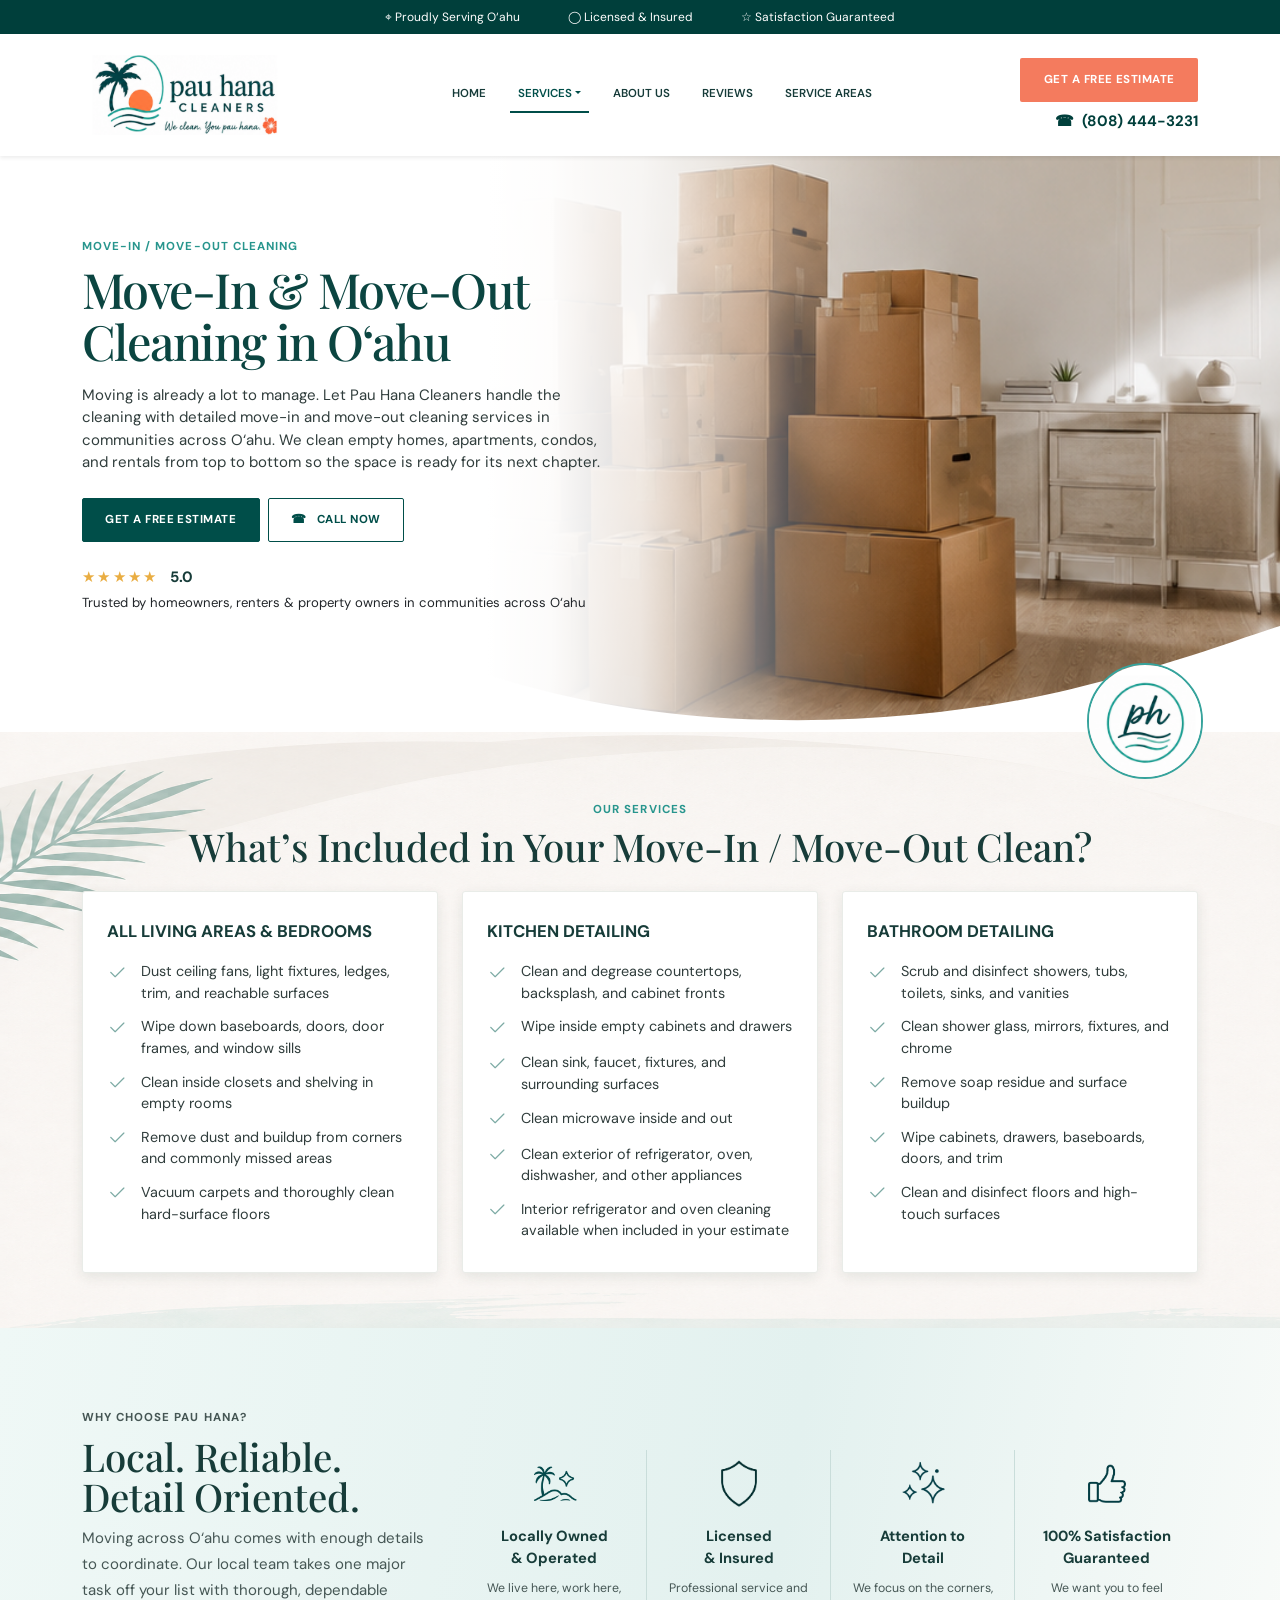
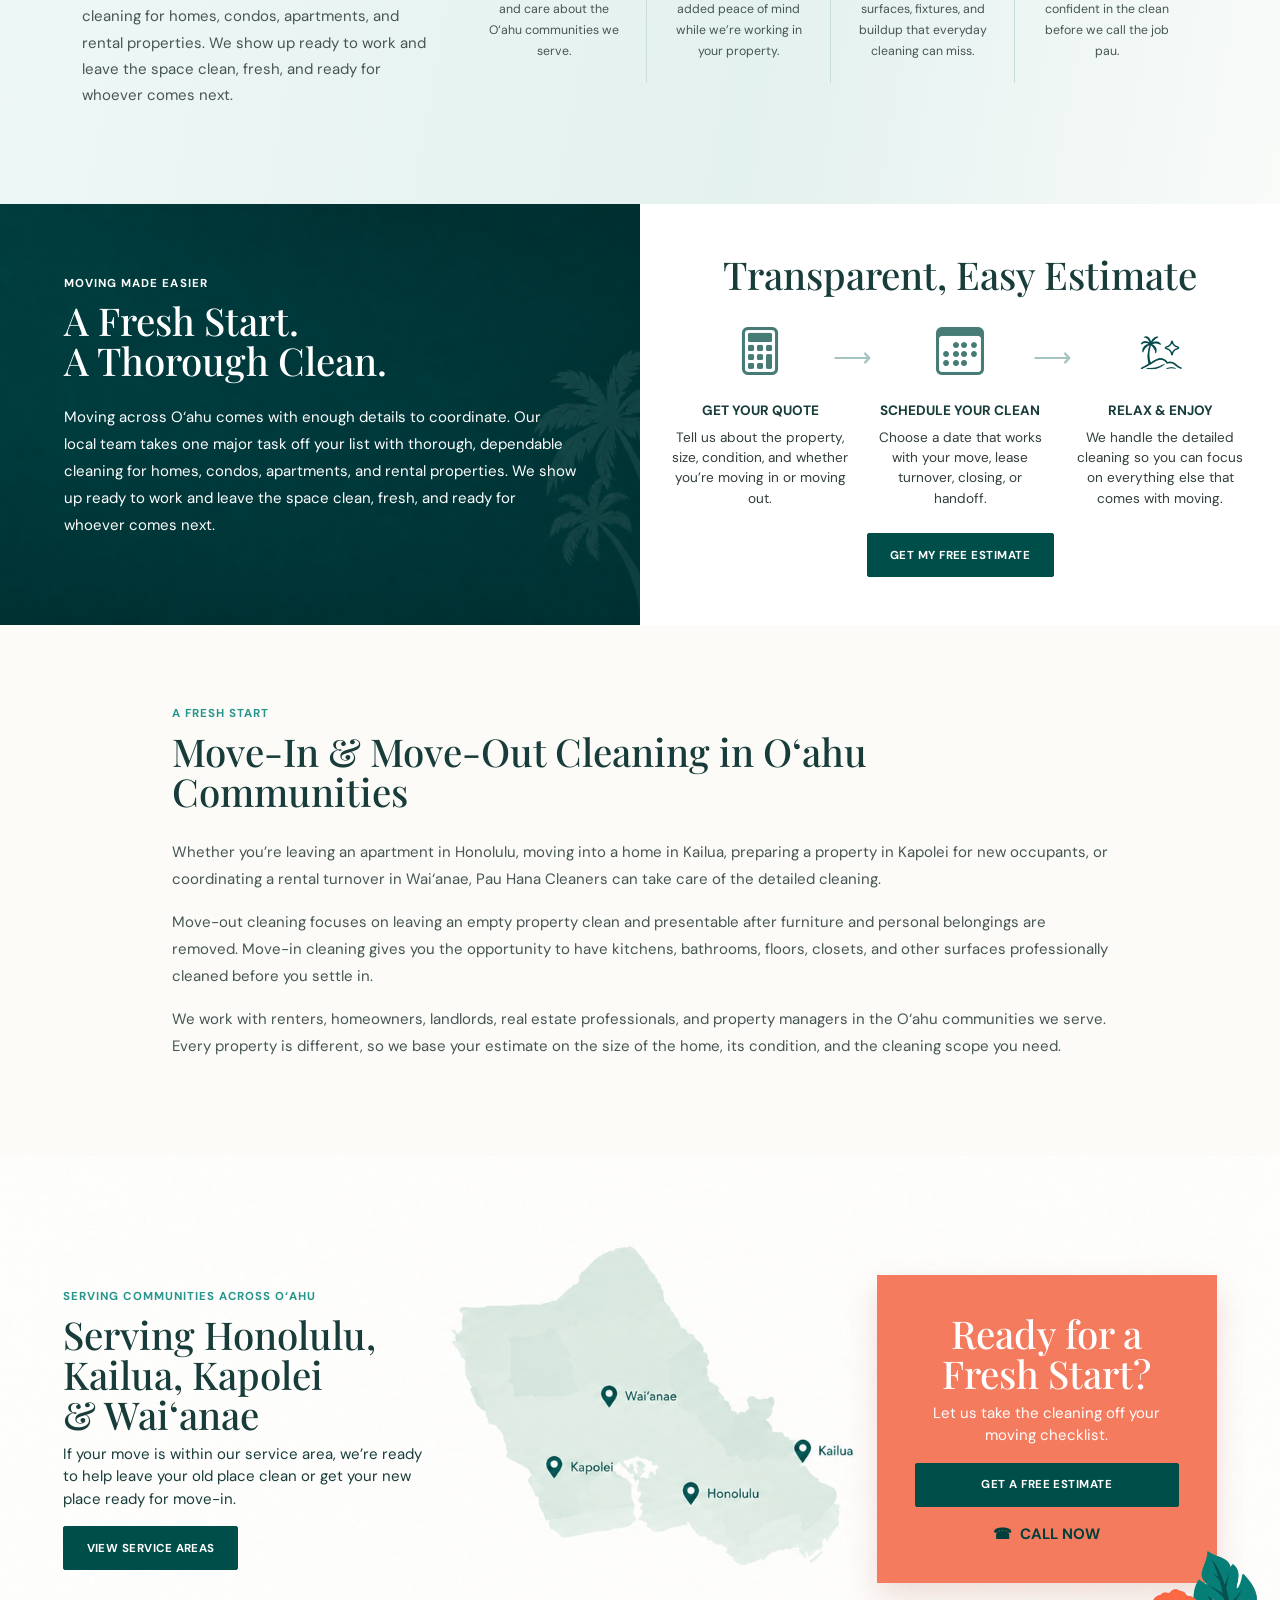
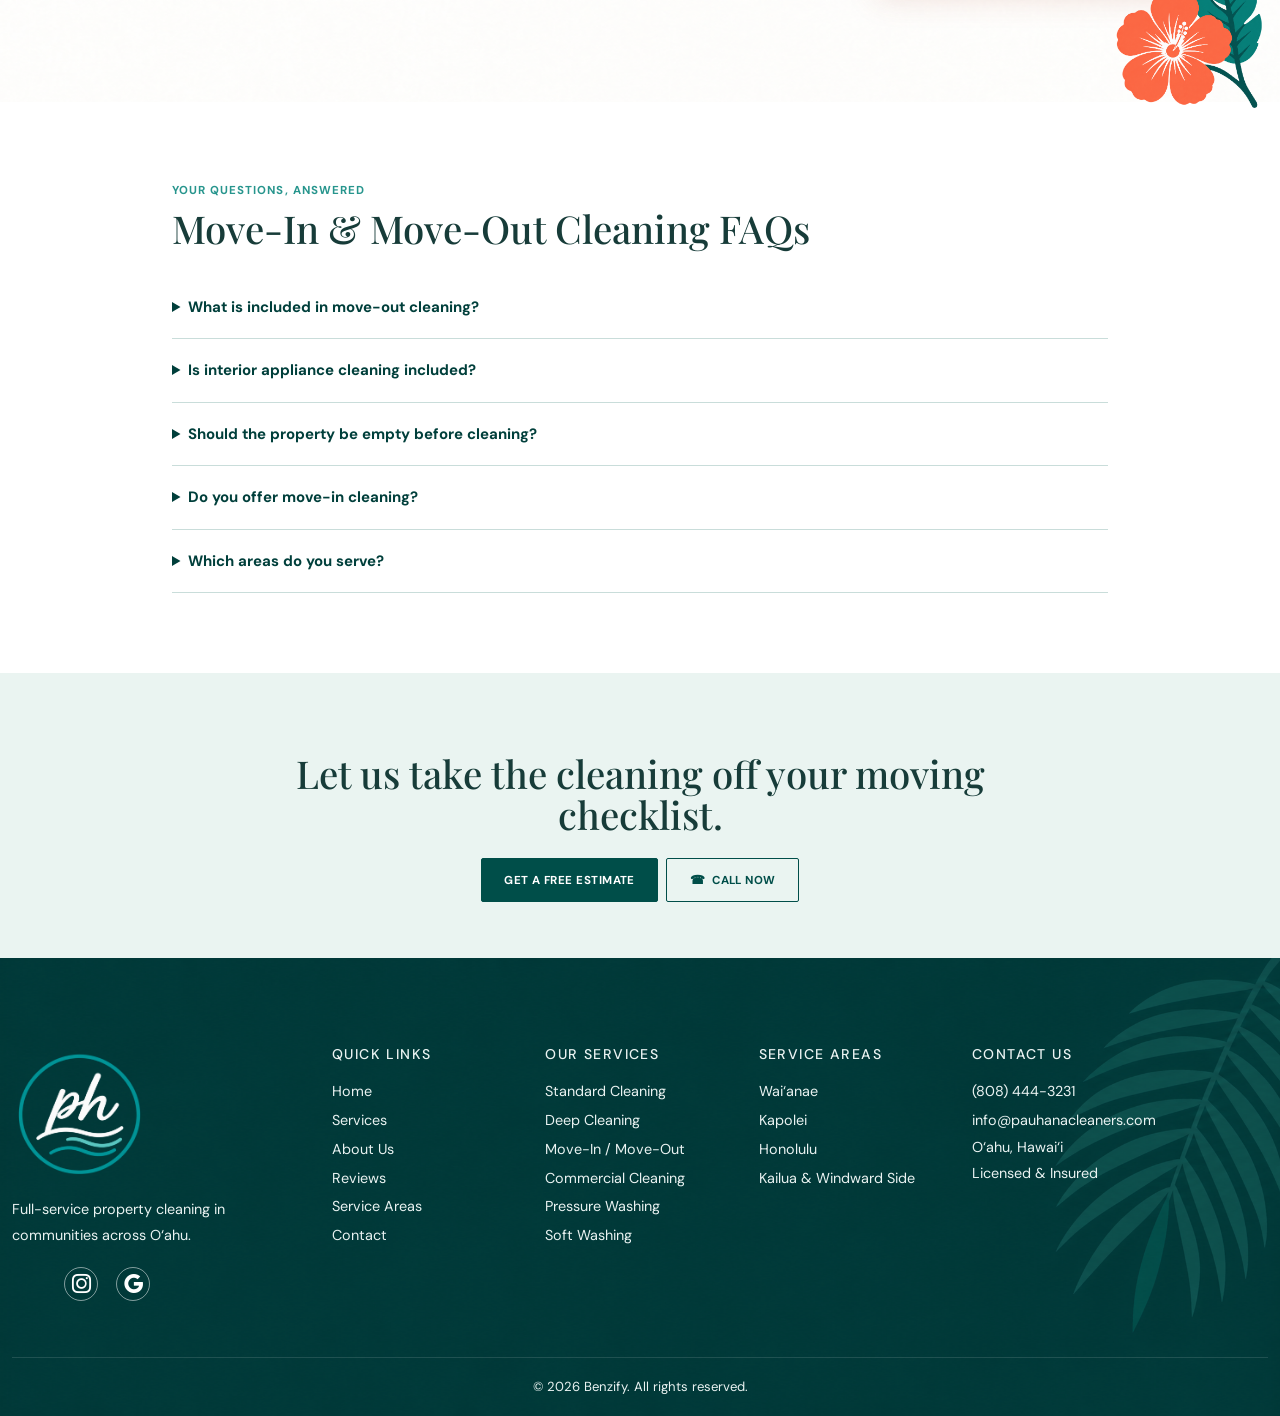
<file: move-in-move-out-cleaning.html>
<!doctype html>
<html lang="en">

<head>
  <meta charset="utf-8">
  <meta name="viewport" content="width=device-width, initial-scale=1">
  <meta name="description" content="Professional move-in and move-out cleaning in communities across O‘ahu. Detailed cleaning for apartments, homes, rentals and property turnovers. Get a free estimate from Pau Hana Cleaners.">
  <title>Move-In &amp; Move-Out Cleaning O‘ahu | Pau Hana Cleaners</title>
  <link href="https://cdn.jsdelivr.net/npm/bootstrap@5.3.3/dist/css/bootstrap.min.css" rel="stylesheet">
  <link href="https://cdn.jsdelivr.net/npm/bootstrap-icons@1.11.3/font/bootstrap-icons.min.css" rel="stylesheet">
  <link rel="preconnect" href="https://fonts.googleapis.com">
  <link rel="preconnect" href="https://fonts.gstatic.com" crossorigin>
  <link
    href="https://fonts.googleapis.com/css2?family=DM+Sans:wght@400;500;600;700&family=Playfair+Display:wght@500;600&family=Yellowtail&display=swap"
    rel="stylesheet">
  <link rel="stylesheet" href="styles.css">
</head>

<body class="service-detail-page move-cleaning-page">
  <div class="utility-bar py-2">
    <div class="container d-flex justify-content-center gap-3 gap-md-5 small">
      <span>⌖ Proudly Serving O‘ahu</span><span>◯ Licensed &amp; Insured</span><span class="d-none d-sm-inline">☆
        Satisfaction Guaranteed</span>
    </div>
  </div>

  <nav class="navbar navbar-expand-lg bg-white py-3 sticky-top shadow-sm" aria-label="Main navigation">
    <div class="container">
      <a class="navbar-brand" href="/#home" aria-label="Pau Hana Cleaners home">
        <img class="navbar-logo" src="assets/primary-hero-logo.png" alt="Pau Hana Cleaners">
      </a>
      <button class="navbar-toggler" type="button" data-bs-toggle="collapse" data-bs-target="#mainNav"
        aria-controls="mainNav" aria-expanded="false" aria-label="Toggle navigation"><span
          class="navbar-toggler-icon"></span></button>
      <div class="collapse navbar-collapse" id="mainNav">
        <ul class="navbar-nav mx-auto gap-lg-3 small fw-semibold">
          <li class="nav-item"><a class="nav-link" href="/#home">HOME</a></li>
          <li class="nav-item dropdown">
            <button class="nav-link dropdown-toggle active" id="servicesDropdown" type="button" data-bs-toggle="dropdown" aria-expanded="false">SERVICES</button>
            <ul class="dropdown-menu" aria-labelledby="servicesDropdown">
              <li><a class="dropdown-item" href="/standard-cleaning">Standard Cleaning</a></li>
              <li><a class="dropdown-item" href="/deep-cleaning">Deep Cleaning</a></li>
              <li><a class="dropdown-item active" aria-current="page" href="/move-in-move-out-cleaning">Move-In / Move-Out Cleaning</a></li>
              <li><a class="dropdown-item" href="/commercial-cleaning">Commercial Cleaning</a></li>
              <li><a class="dropdown-item" href="/pressure-washing">Pressure Washing</a></li>
              <li><a class="dropdown-item" href="/soft-washing">Soft Washing</a></li>
            </ul>
          </li>
          <li class="nav-item"><a class="nav-link" href="#about">ABOUT US</a></li>
          <li class="nav-item"><a class="nav-link" href="/#reviews">REVIEWS</a></li>
          <li class="nav-item"><a class="nav-link" href="#areas">SERVICE AREAS</a></li>
        </ul>
        <div class="nav-cta text-lg-end mt-3 mt-lg-0"><a class="btn btn-coral btn-sm" href="#estimate" data-estimate-trigger>GET A FREE
            ESTIMATE</a><a class="phone d-block mt-2" href="tel:8084443231">☎ &nbsp;(808) 444-3231</a></div>
      </div>
    </div>
  </nav>

  <header class="hero" id="home">
    <div class="hero-photo" aria-hidden="true"></div>
    <div class="container position-relative">
      <div class="row min-vh-hero align-items-center">
        <div class="col-lg-6 py-5 hero-copy">
          <p class="eyebrow mb-2">MOVE-IN / MOVE-OUT CLEANING</p>
          <h1>Move-In &amp; Move-Out<br>Cleaning in O‘ahu</h1>
          <p class="lead-copy mt-3">Moving is already a lot to manage. Let Pau Hana Cleaners handle the cleaning with detailed move-in and move-out cleaning services in communities across O‘ahu. We clean empty homes, apartments, condos, and rentals from top to bottom so the space is ready for its next chapter.</p>
          <div class="d-flex flex-wrap gap-2 mt-4"><a class="btn btn-teal" href="#estimate" data-estimate-trigger>GET A FREE ESTIMATE</a><a
              class="btn btn-outline-teal" href="tel:8084443231">☎ &nbsp; CALL NOW</a></div>
          <div class="rating mt-4"><span>★★★★★</span> <b>5.0</b><small class="d-block text-dark mt-1">Trusted by
              homeowners, renters &amp; property owners in communities across O‘ahu</small></div>
        </div>
      </div>
    </div>
    <svg class="hero-curve" viewBox="0 0 1000 150" preserveAspectRatio="none" aria-hidden="true">
      <path d="M0 128 C105 28 225 0 390 78 C540 158 715 143 838 92 C918 59 963 28 1000 8 L1000 150 L0 150 Z"></path>
    </svg>
    <img class="local-seal" src="assets/ph-local-seal.png" alt="Pau Hana Cleaners local seal">
  </header>

  <main>
    <section class="section services service-inclusions" id="services">
      <div class="container">
        <div class="text-center mb-4">
          <p class="eyebrow">OUR SERVICES</p>
          <h2>What’s Included in Your Move-In / Move-Out Clean?</h2>
        </div>
        <div class="row g-4">
          <div class="col-lg-4"><article class="cleaning-checklist"><h3>All Living Areas &amp; Bedrooms</h3><ul>
            <li><i class="bi bi-check2" aria-hidden="true"></i><span>Dust ceiling fans, light fixtures, ledges, trim, and reachable surfaces</span></li>
            <li><i class="bi bi-check2" aria-hidden="true"></i><span>Wipe down baseboards, doors, door frames, and window sills</span></li>
            <li><i class="bi bi-check2" aria-hidden="true"></i><span>Clean inside closets and shelving in empty rooms</span></li>
            <li><i class="bi bi-check2" aria-hidden="true"></i><span>Remove dust and buildup from corners and commonly missed areas</span></li>
            <li><i class="bi bi-check2" aria-hidden="true"></i><span>Vacuum carpets and thoroughly clean hard-surface floors</span></li>
          </ul></article></div>
          <div class="col-lg-4"><article class="cleaning-checklist"><h3>Kitchen Detailing</h3><ul>
            <li><i class="bi bi-check2" aria-hidden="true"></i><span>Clean and degrease countertops, backsplash, and cabinet fronts</span></li>
            <li><i class="bi bi-check2" aria-hidden="true"></i><span>Wipe inside empty cabinets and drawers</span></li>
            <li><i class="bi bi-check2" aria-hidden="true"></i><span>Clean sink, faucet, fixtures, and surrounding surfaces</span></li>
            <li><i class="bi bi-check2" aria-hidden="true"></i><span>Clean microwave inside and out</span></li>
            <li><i class="bi bi-check2" aria-hidden="true"></i><span>Clean exterior of refrigerator, oven, dishwasher, and other appliances</span></li>
            <li><i class="bi bi-check2" aria-hidden="true"></i><span>Interior refrigerator and oven cleaning available when included in your estimate</span></li>
          </ul></article></div>
          <div class="col-lg-4"><article class="cleaning-checklist"><h3>Bathroom Detailing</h3><ul>
            <li><i class="bi bi-check2" aria-hidden="true"></i><span>Scrub and disinfect showers, tubs, toilets, sinks, and vanities</span></li>
            <li><i class="bi bi-check2" aria-hidden="true"></i><span>Clean shower glass, mirrors, fixtures, and chrome</span></li>
            <li><i class="bi bi-check2" aria-hidden="true"></i><span>Remove soap residue and surface buildup</span></li>
            <li><i class="bi bi-check2" aria-hidden="true"></i><span>Wipe cabinets, drawers, baseboards, doors, and trim</span></li>
            <li><i class="bi bi-check2" aria-hidden="true"></i><span>Clean and disinfect floors and high-touch surfaces</span></li>
          </ul></article></div>
        </div>
      </div>
    </section>

    <section class="section why" id="about">
      <div class="container">
        <div class="row align-items-center g-4">
          <div class="col-lg-4">
            <p class="eyebrow">WHY CHOOSE PAU HANA?</p>
            <h2>Local. Reliable.<br>Detail Oriented.</h2>
            <p>Moving across O‘ahu comes with enough details to coordinate. Our local team takes one major task off your list with thorough, dependable cleaning for homes, condos, apartments, and rental properties. We show up ready to work and leave the space clean, fresh, and ready for whoever comes next.</p>
          </div>
          <div class="col-lg-8">
            <div class="row row-cols-2 row-cols-md-4 g-0 text-center feature-grid">
              <div class="col">
                <div class="feature"><img class="feature-icon" src="assets/tree-icon.png" alt="" aria-hidden="true">
                  <h3>Locally Owned<br>&amp; Operated</h3>
                  <p>We live here, work here, and care about the O‘ahu communities we serve.</p>
                </div>
              </div>
              <div class="col">
                <div class="feature"><img class="feature-icon" src="assets/sheild-icon.png" alt="" aria-hidden="true">
                  <h3>Licensed<br>&amp; Insured</h3>
                  <p>Professional service and added peace of mind while we’re working in your property.</p>
                </div>
              </div>
              <div class="col">
                <div class="feature"><img class="feature-icon" src="assets/star-icon.png" alt="" aria-hidden="true">
                  <h3>Attention to<br>Detail</h3>
                  <p>We focus on the corners, surfaces, fixtures, and buildup that everyday cleaning can miss.</p>
                </div>
              </div>
              <div class="col">
                <div class="feature"><img class="feature-icon" src="assets/thumbs-up-icon.png" alt="" aria-hidden="true">
                  <h3>100% Satisfaction<br>Guaranteed</h3>
                  <p>We want you to feel confident in the clean before we call the job pau.</p>
                </div>
              </div>
            </div>
          </div>
        </div>
      </div>
    </section>

    <section class="testimonial" id="moving-process">
      <div class="container-fluid px-0">
        <div class="row g-0">
          <div class="col-lg-6 quote-panel">
            <div class="quote-inner">
              <p class="eyebrow text-white">MOVING MADE EASIER</p>
              <h2>A Fresh Start.<br>A Thorough Clean.</h2>
              <p class="mt-4">Moving across O‘ahu comes with enough details to coordinate. Our local team takes one major task off your list with thorough, dependable cleaning for homes, condos, apartments, and rental properties. We show up ready to work and leave the space clean, fresh, and ready for whoever comes next.</p>
            </div>
          </div>
          <div class="col-lg-6 estimate-steps-panel">
            <h2>Transparent, Easy Estimate</h2>
            <ol class="estimate-steps">
              <li><i class="bi bi-calculator" aria-hidden="true"></i><h3>Get Your Quote</h3><p>Tell us about the property, size, condition, and whether you’re moving in or moving out.</p></li>
              <li><i class="bi bi-calendar3" aria-hidden="true"></i><h3>Schedule Your Clean</h3><p>Choose a date that works with your move, lease turnover, closing, or handoff.</p></li>
              <li><img src="assets/tree-icon.png" alt=""><h3>Relax &amp; Enjoy</h3><p>We handle the detailed cleaning so you can focus on everything else that comes with moving.</p></li>
            </ol>
            <a class="btn btn-teal" href="#estimate" data-estimate-trigger>GET MY FREE ESTIMATE</a>
          </div>
        </div>
      </div>
    </section>

    <section class="section moving-context">
      <div class="container">
        <p class="eyebrow">A FRESH START</p>
        <h2>Move-In &amp; Move-Out Cleaning in O‘ahu Communities</h2>
        <p>Whether you’re leaving an apartment in Honolulu, moving into a home in Kailua, preparing a property in Kapolei for new occupants, or coordinating a rental turnover in Wai‘anae, Pau Hana Cleaners can take care of the detailed cleaning.</p>
        <p>Move-out cleaning focuses on leaving an empty property clean and presentable after furniture and personal belongings are removed. Move-in cleaning gives you the opportunity to have kitchens, bathrooms, floors, closets, and other surfaces professionally cleaned before you settle in.</p>
        <p>We work with renters, homeowners, landlords, real estate professionals, and property managers in the O‘ahu communities we serve. Every property is different, so we base your estimate on the size of the home, its condition, and the cleaning scope you need.</p>
      </div>
    </section>

    <section class="section areas" id="areas">
      <div class="container">
        <div class="row align-items-center g-4">
          <div class="col-lg-4">
            <p class="eyebrow">SERVING COMMUNITIES ACROSS O‘AHU</p>
            <h2>Serving Honolulu,<br>Kailua, Kapolei<br>&amp; Wai‘anae</h2>
            <p>If your move is within our service area, we’re ready to help leave your old place clean or get your new place ready for move-in.</p><a class="btn btn-teal"
              href="#areas">VIEW SERVICE AREAS</a>
          </div>
          <div class="col-lg-4">
            <div class="island-map"><span class="west">● Wai‘anae</span><span
                class="central">● Kapolei</span><span class="east">● Kailua</span><span class="south">● Honolulu</span>
            </div>
          </div>
          <div class="col-lg-4">
            <div class="estimate-card">
              <h2>Ready for a<br>Fresh Start?</h2>
              <p>Let us take the cleaning off your moving checklist.</p><a class="btn btn-teal w-100"
                href="mailto:info@pauhanacleaners.com" data-estimate-trigger>GET A FREE ESTIMATE</a><a class="phone d-block mt-3"
                href="tel:8084443231">☎ &nbsp;CALL NOW</a>
            </div>
          </div>
        </div>
      </div>
    </section>
    <section class="section moving-faq" id="faq">
      <div class="container">
        <p class="eyebrow">YOUR QUESTIONS, ANSWERED</p>
        <h2>Move-In &amp; Move-Out Cleaning FAQs</h2>
        <details><summary>What is included in move-out cleaning?</summary><p>Our move-out cleaning focuses on detailed cleaning throughout an empty home, including kitchens, bathrooms, living areas, bedrooms, floors, baseboards, fixtures, and other commonly overlooked surfaces. Your exact scope is confirmed with your estimate.</p></details>
        <details><summary>Is interior appliance cleaning included?</summary><p>Interior appliance cleaning can be included depending on the service scope. Let us know what you need when requesting your estimate so we can quote the job accurately.</p></details>
        <details><summary>Should the property be empty before cleaning?</summary><p>For the most thorough move-out clean, furniture, boxes, food, and personal belongings should generally be removed before our team arrives.</p></details>
        <details><summary>Do you offer move-in cleaning?</summary><p>Yes. We clean homes, apartments, condos, and rentals before move-in so you can start with freshly cleaned kitchens, bathrooms, floors, closets, and living spaces.</p></details>
        <details><summary>Which areas do you serve?</summary><p>Pau Hana Cleaners serves clients in Honolulu, Kailua and the Windward Side, Kapolei, and Wai‘anae.</p></details>
      </div>
    </section>
    <section class="section moving-cta text-center" id="estimate">
      <div class="container">
        <h2>Let us take the cleaning off your moving checklist.</h2>
        <div class="d-flex flex-wrap justify-content-center gap-2 mt-4">
          <a class="btn btn-teal" href="mailto:info@pauhanacleaners.com" data-estimate-trigger>GET A FREE ESTIMATE</a>
          <a class="btn btn-outline-teal" href="tel:8084443231">☎ &nbsp;CALL NOW</a>
        </div>
      </div>
    </section>
  </main>

  <footer>
    <div class="container">
      <div class="row g-4 py-5">
        <div class="col-md-6 col-lg-3">
          <img class="footer-logo footer-logo--seal" src="assets/ph-local-seal-footer.png" alt="Pau Hana Cleaners">
          <p class="mt-3">Full-service property cleaning in communities across O‘ahu.</p>
          <div class="footer-socials" aria-label="Social media links">
            <a href="https://www.instagram.com/pauhanacleaners/" target="_blank" rel="noopener noreferrer" aria-label="Pau Hana Cleaners on Instagram"><i class="bi bi-instagram" aria-hidden="true"></i></a>
            <a href="https://share.google/Dvux6uv9xq10wopcw" aria-label="Pau Hana Cleaners on Google"><i class="bi bi-google" aria-hidden="true"></i></a>
          </div>
        </div>
        <div class="col-6 col-md-3 col-lg-2">
          <h3>QUICK LINKS</h3><a href="/#home">Home</a><a href="#services">Services</a><a href="#about">About Us</a><a
            href="/#reviews">Reviews</a><a href="#areas">Service Areas</a><a href="#estimate">Contact</a>
        </div>
        <div class="col-6 col-md-3 col-lg-2">
          <h3>OUR SERVICES</h3><a href="/standard-cleaning">Standard Cleaning</a><a href="/deep-cleaning">Deep Cleaning</a><a
            href="/move-in-move-out-cleaning">Move-In / Move-Out</a><a href="/commercial-cleaning">Commercial Cleaning</a><a href="/pressure-washing">Pressure Washing</a><a href="/soft-washing">Soft Washing</a>
        </div>
        <div class="col-6 col-md-4 col-lg-2">
          <h3>SERVICE AREAS</h3><a href="#areas">Wai‘anae</a><a href="#areas">Kapolei</a><a href="#areas">Honolulu</a><a href="#areas">Kailua &amp; Windward Side</a>
        </div>
        <div class="col-6 col-md-4 col-lg-3">
          <h3>CONTACT US</h3><a href="tel:8084443231">(808) 444-3231</a><a
            href="mailto:info@pauhanacleaners.com">info@pauhanacleaners.com</a>
          <p>O‘ahu, Hawai‘i<br>Licensed &amp; Insured</p>
        </div>
      </div>
     <a href="http://benzify.us"><div class="copyright py-3 text-center">© 2026 Benzify. All rights reserved.</div></a>
    </div>
  </footer>
  <script src="https://cdn.jsdelivr.net/npm/bootstrap@5.3.3/dist/js/bootstrap.bundle.min.js"></script>
  <script src="script.js"></script>
</body>

</html>
</file>
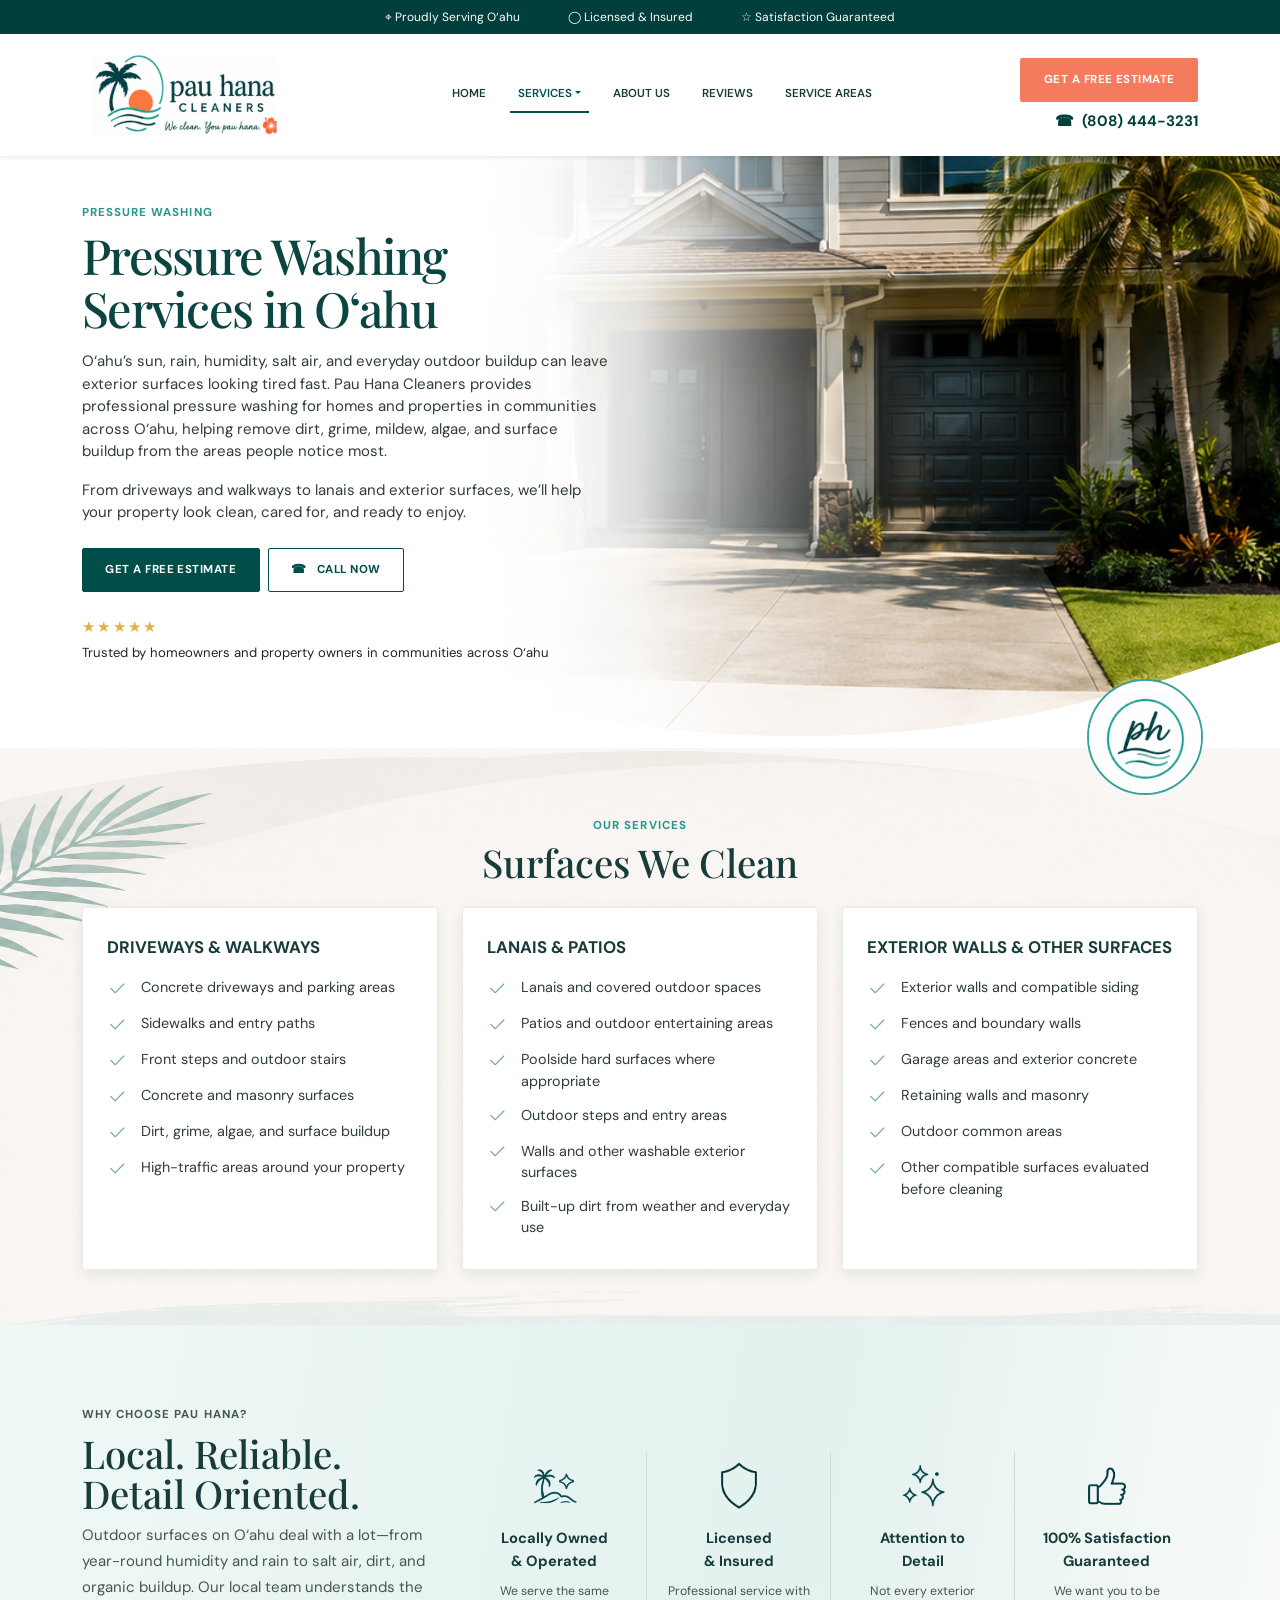
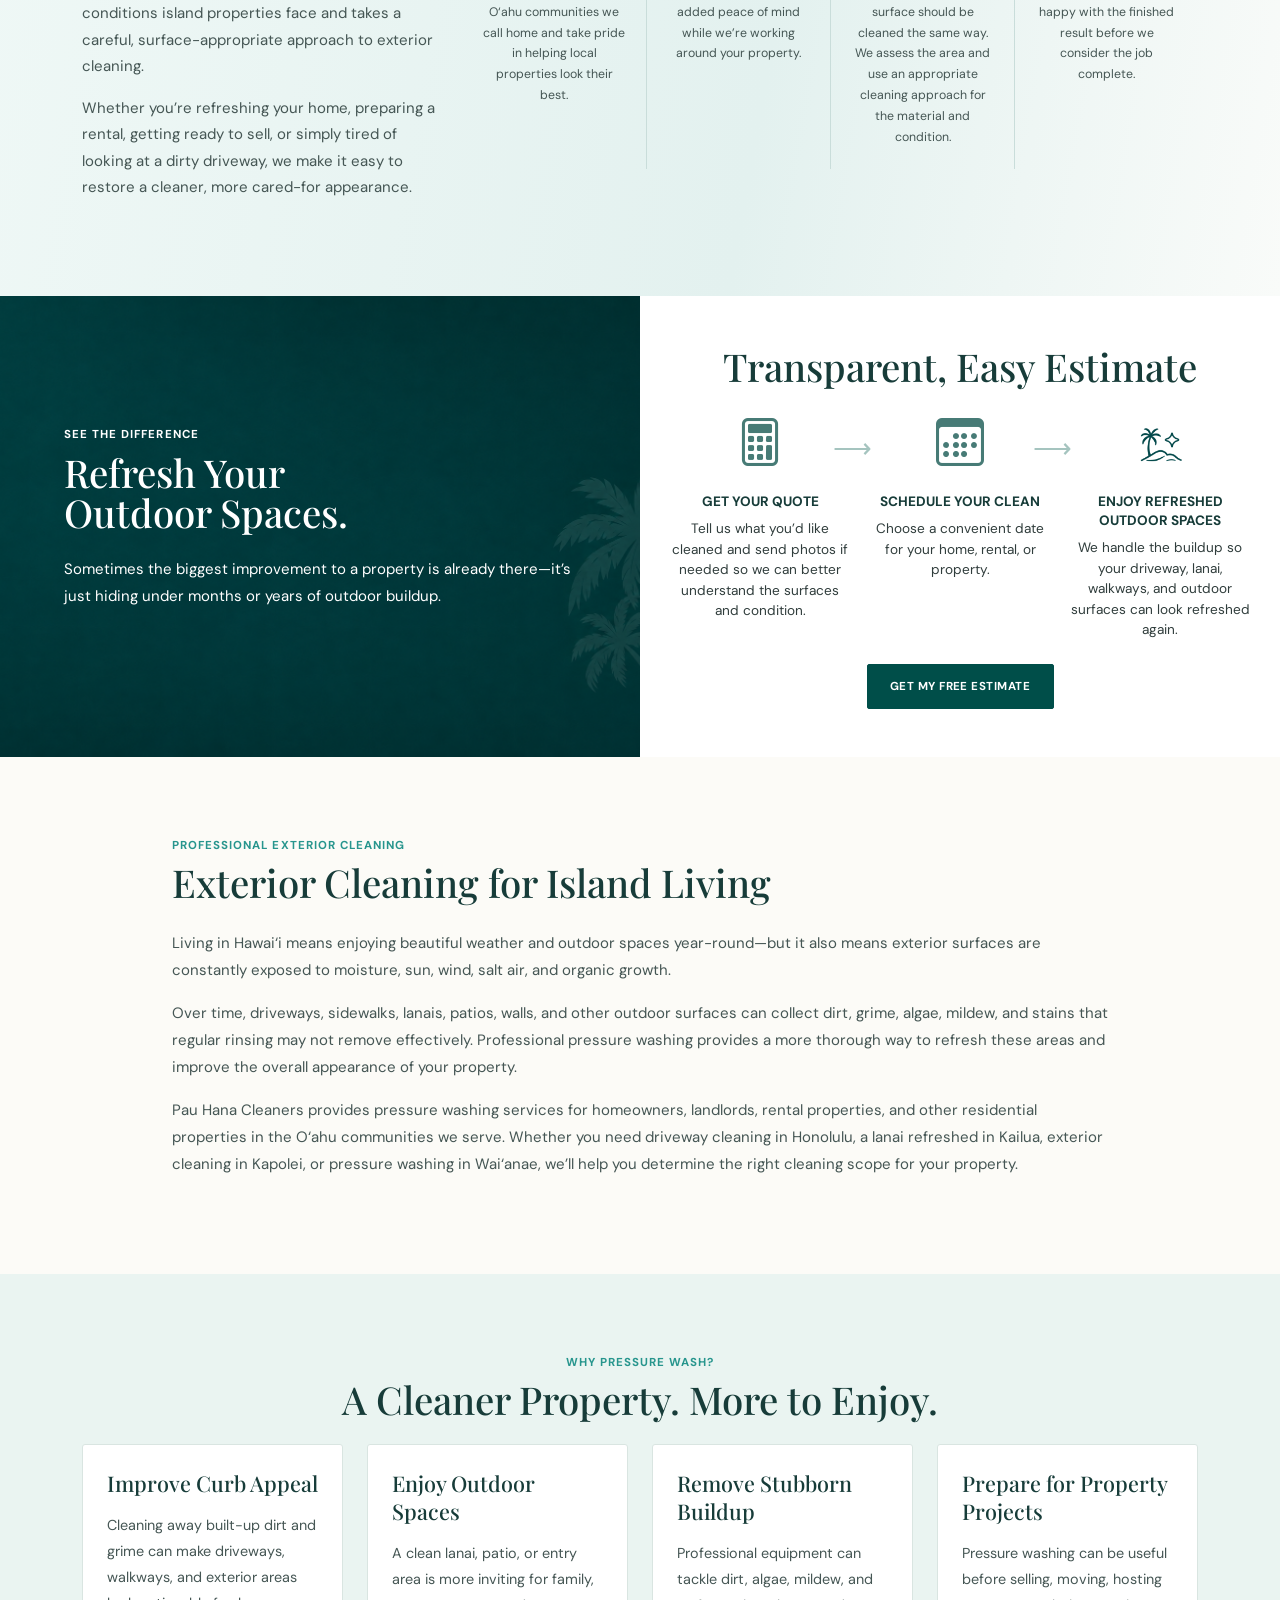
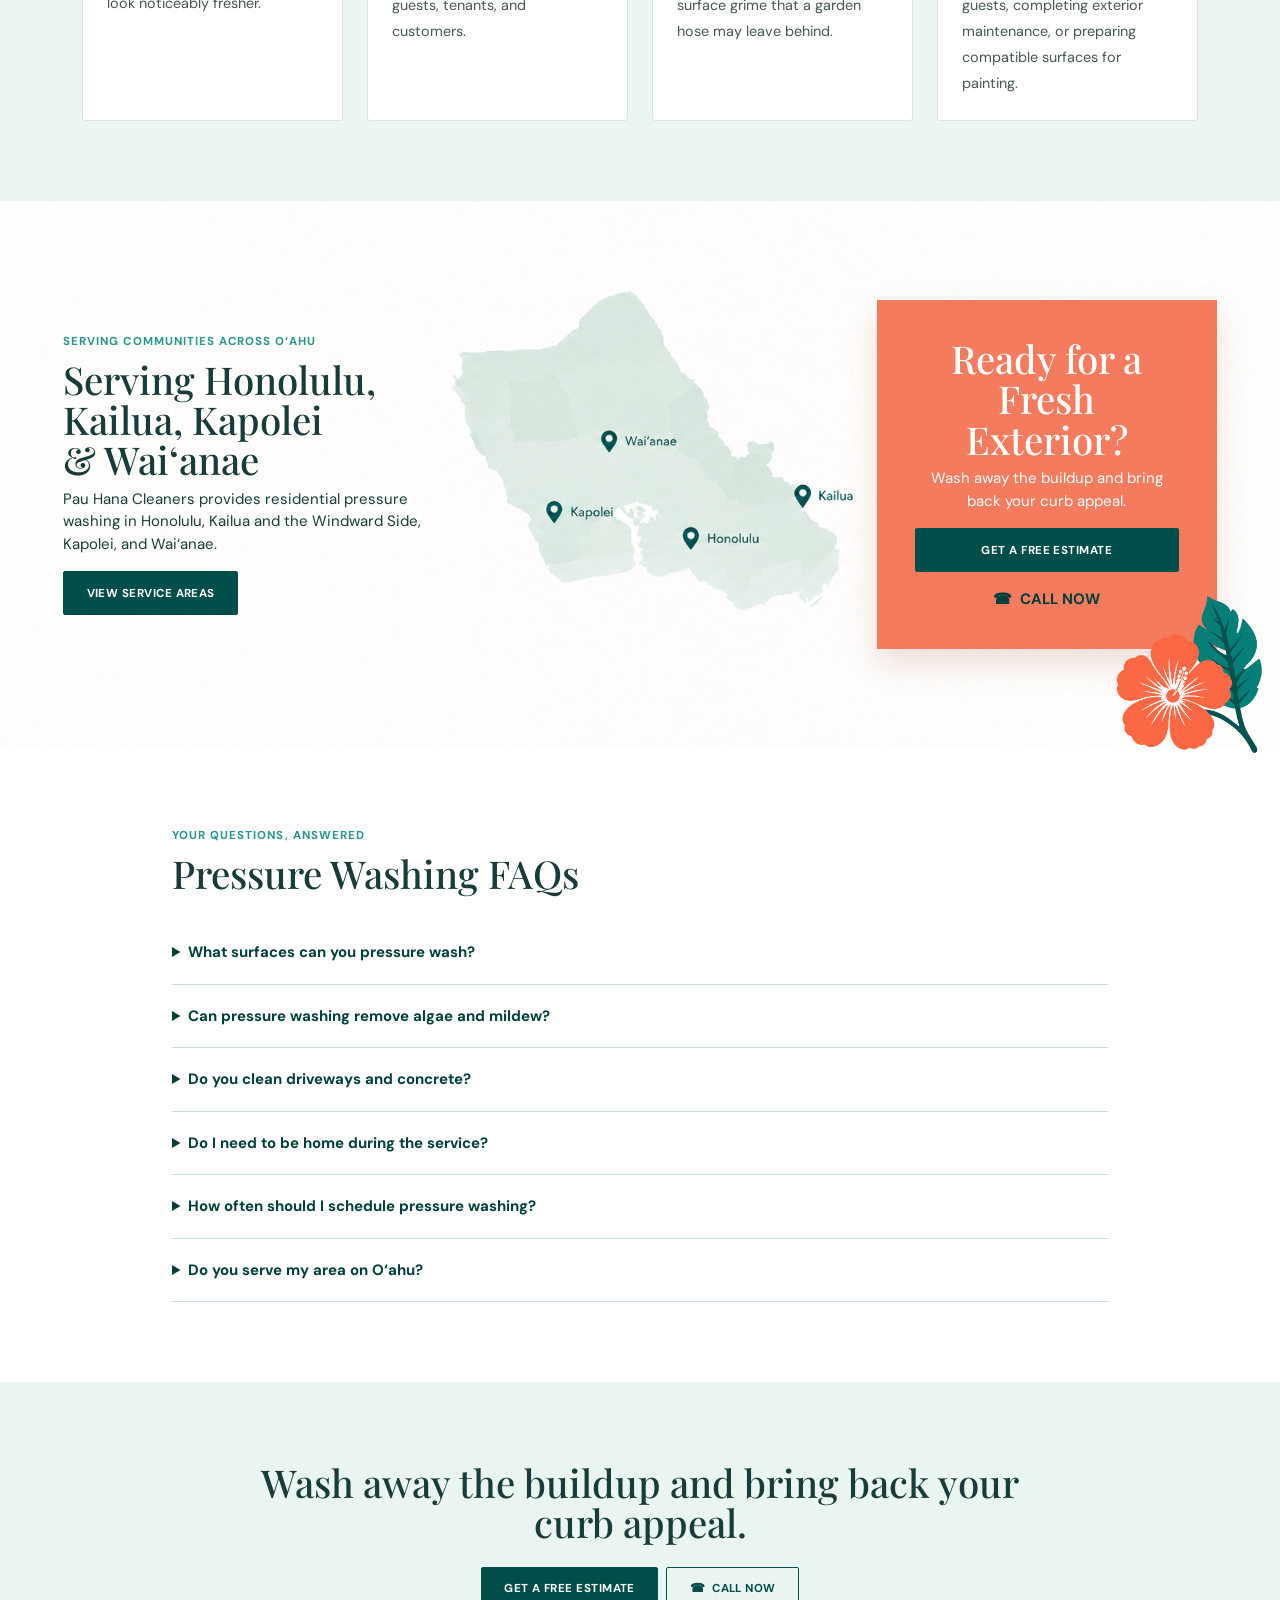
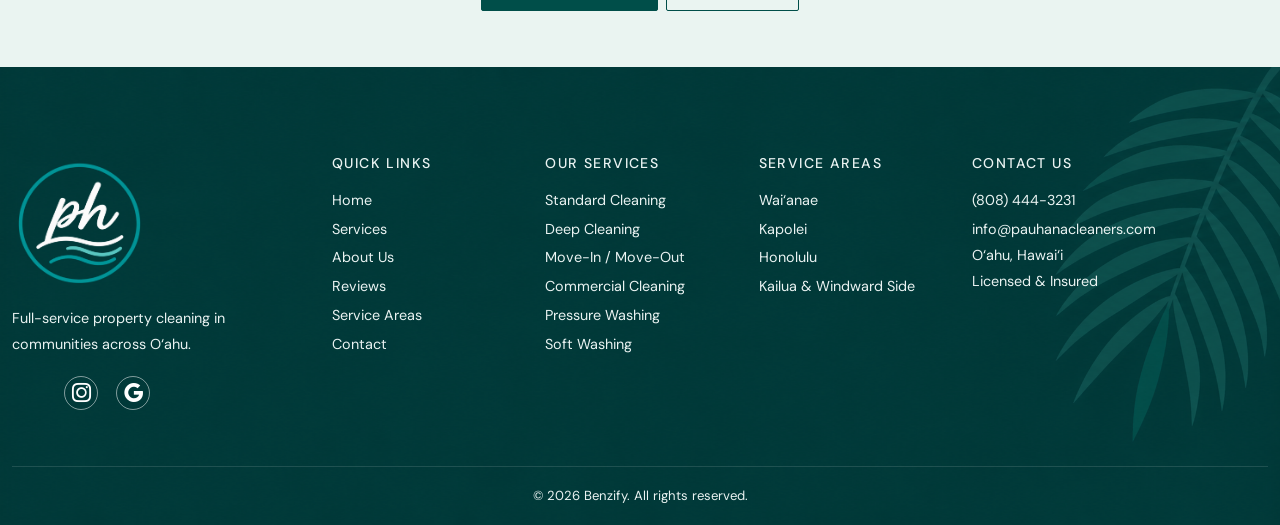
<file: pressure-washing.html>
<!doctype html>
<html lang="en">

<head>
  <meta charset="utf-8">
  <meta name="viewport" content="width=device-width, initial-scale=1">
  <meta name="description" content="Professional pressure washing in communities across O‘ahu for driveways, walkways, lanais, patios, exterior walls and more. Restore your property’s curb appeal with Pau Hana Cleaners.">
  <title>Pressure Washing O‘ahu | Pau Hana Cleaners</title>
  <link href="https://cdn.jsdelivr.net/npm/bootstrap@5.3.3/dist/css/bootstrap.min.css" rel="stylesheet">
  <link href="https://cdn.jsdelivr.net/npm/bootstrap-icons@1.11.3/font/bootstrap-icons.min.css" rel="stylesheet">
  <link rel="preconnect" href="https://fonts.googleapis.com">
  <link rel="preconnect" href="https://fonts.gstatic.com" crossorigin>
  <link
    href="https://fonts.googleapis.com/css2?family=DM+Sans:wght@400;500;600;700&family=Playfair+Display:wght@500;600&family=Yellowtail&display=swap"
    rel="stylesheet">
  <link rel="stylesheet" href="styles.css">
</head>

<body class="service-detail-page pressure-washing-page">
  <div class="utility-bar py-2">
    <div class="container d-flex justify-content-center gap-3 gap-md-5 small">
      <span>⌖ Proudly Serving O‘ahu</span><span>◯ Licensed &amp; Insured</span><span class="d-none d-sm-inline">☆
        Satisfaction Guaranteed</span>
    </div>
  </div>

  <nav class="navbar navbar-expand-lg bg-white py-3 sticky-top shadow-sm" aria-label="Main navigation">
    <div class="container">
      <a class="navbar-brand" href="/#home" aria-label="Pau Hana Cleaners home">
        <img class="navbar-logo" src="assets/primary-hero-logo.png" alt="Pau Hana Cleaners">
      </a>
      <button class="navbar-toggler" type="button" data-bs-toggle="collapse" data-bs-target="#mainNav"
        aria-controls="mainNav" aria-expanded="false" aria-label="Toggle navigation"><span
          class="navbar-toggler-icon"></span></button>
      <div class="collapse navbar-collapse" id="mainNav">
        <ul class="navbar-nav mx-auto gap-lg-3 small fw-semibold">
          <li class="nav-item"><a class="nav-link" href="/#home">HOME</a></li>
          <li class="nav-item dropdown">
            <button class="nav-link dropdown-toggle active" id="servicesDropdown" type="button" data-bs-toggle="dropdown" aria-expanded="false">SERVICES</button>
            <ul class="dropdown-menu" aria-labelledby="servicesDropdown">
              <li><a class="dropdown-item" href="/standard-cleaning">Standard Cleaning</a></li>
              <li><a class="dropdown-item" href="/deep-cleaning">Deep Cleaning</a></li>
              <li><a class="dropdown-item" href="/move-in-move-out-cleaning">Move-In / Move-Out Cleaning</a></li>
              <li><a class="dropdown-item" href="/commercial-cleaning">Commercial Cleaning</a></li>
              <li><a class="dropdown-item active" aria-current="page" href="/pressure-washing">Pressure Washing</a></li>
              <li><a class="dropdown-item" href="/soft-washing">Soft Washing</a></li>
            </ul>
          </li>
          <li class="nav-item"><a class="nav-link" href="#about">ABOUT US</a></li>
          <li class="nav-item"><a class="nav-link" href="/#reviews">REVIEWS</a></li>
          <li class="nav-item"><a class="nav-link" href="#areas">SERVICE AREAS</a></li>
        </ul>
        <div class="nav-cta text-lg-end mt-3 mt-lg-0"><a class="btn btn-coral btn-sm" href="#estimate" data-estimate-trigger>GET A FREE
            ESTIMATE</a><a class="phone d-block mt-2" href="tel:8084443231">☎ &nbsp;(808) 444-3231</a></div>
      </div>
    </div>
  </nav>

  <header class="hero" id="home">
    <div class="hero-photo" aria-hidden="true"></div>
    <div class="container position-relative">
      <div class="row min-vh-hero align-items-center">
        <div class="col-lg-6 py-5 hero-copy">
          <p class="eyebrow mb-2">PRESSURE WASHING</p>
          <h1>Pressure Washing<br>Services in O‘ahu</h1>
          <p class="lead-copy mt-3">O‘ahu’s sun, rain, humidity, salt air, and everyday outdoor buildup can leave exterior surfaces looking tired fast. Pau Hana Cleaners provides professional pressure washing for homes and properties in communities across O‘ahu, helping remove dirt, grime, mildew, algae, and surface buildup from the areas people notice most.</p><p class="lead-copy">From driveways and walkways to lanais and exterior surfaces, we’ll help your property look clean, cared for, and ready to enjoy.</p>
          <div class="d-flex flex-wrap gap-2 mt-4"><a class="btn btn-teal" href="#estimate" data-estimate-trigger>GET A FREE ESTIMATE</a><a
              class="btn btn-outline-teal" href="tel:8084443231">☎ &nbsp; CALL NOW</a></div>
          <div class="rating mt-4"><span>★★★★★</span><small class="d-block text-dark mt-1">Trusted by
              homeowners and property owners in communities across O‘ahu</small></div>
        </div>
      </div>
    </div>
    <svg class="hero-curve" viewBox="0 0 1000 150" preserveAspectRatio="none" aria-hidden="true">
      <path d="M0 128 C105 28 225 0 390 78 C540 158 715 143 838 92 C918 59 963 28 1000 8 L1000 150 L0 150 Z"></path>
    </svg>
    <img class="local-seal" src="assets/ph-local-seal.png" alt="Pau Hana Cleaners local seal">
  </header>

  <main>
    <section class="section services service-inclusions" id="services">
      <div class="container">
        <div class="text-center mb-4">
          <p class="eyebrow">OUR SERVICES</p>
          <h2>Surfaces We Clean</h2>
        </div>
        <div class="row g-4">
          <div class="col-lg-4"><article class="cleaning-checklist"><h3>Driveways &amp; Walkways</h3><ul>
            <li><i class="bi bi-check2" aria-hidden="true"></i><span>Concrete driveways and parking areas</span></li>
            <li><i class="bi bi-check2" aria-hidden="true"></i><span>Sidewalks and entry paths</span></li>
            <li><i class="bi bi-check2" aria-hidden="true"></i><span>Front steps and outdoor stairs</span></li>
            <li><i class="bi bi-check2" aria-hidden="true"></i><span>Concrete and masonry surfaces</span></li>
            <li><i class="bi bi-check2" aria-hidden="true"></i><span>Dirt, grime, algae, and surface buildup</span></li>
            <li><i class="bi bi-check2" aria-hidden="true"></i><span>High-traffic areas around your property</span></li>
          </ul></article></div>
          <div class="col-lg-4"><article class="cleaning-checklist"><h3>Lanais &amp; Patios</h3><ul>
            <li><i class="bi bi-check2" aria-hidden="true"></i><span>Lanais and covered outdoor spaces</span></li>
            <li><i class="bi bi-check2" aria-hidden="true"></i><span>Patios and outdoor entertaining areas</span></li>
            <li><i class="bi bi-check2" aria-hidden="true"></i><span>Poolside hard surfaces where appropriate</span></li>
            <li><i class="bi bi-check2" aria-hidden="true"></i><span>Outdoor steps and entry areas</span></li>
            <li><i class="bi bi-check2" aria-hidden="true"></i><span>Walls and other washable exterior surfaces</span></li>
            <li><i class="bi bi-check2" aria-hidden="true"></i><span>Built-up dirt from weather and everyday use</span></li>
          </ul></article></div>
          <div class="col-lg-4"><article class="cleaning-checklist"><h3>Exterior Walls &amp; Other Surfaces</h3><ul>
            <li><i class="bi bi-check2" aria-hidden="true"></i><span>Exterior walls and compatible siding</span></li>
            <li><i class="bi bi-check2" aria-hidden="true"></i><span>Fences and boundary walls</span></li>
            <li><i class="bi bi-check2" aria-hidden="true"></i><span>Garage areas and exterior concrete</span></li>
            <li><i class="bi bi-check2" aria-hidden="true"></i><span>Retaining walls and masonry</span></li>
            <li><i class="bi bi-check2" aria-hidden="true"></i><span>Outdoor common areas</span></li>
            <li><i class="bi bi-check2" aria-hidden="true"></i><span>Other compatible surfaces evaluated before cleaning</span></li>
          </ul></article></div>
        </div>
      </div>
    </section>

    <section class="section why" id="about">
      <div class="container">
        <div class="row align-items-center g-4">
          <div class="col-lg-4">
            <p class="eyebrow">WHY CHOOSE PAU HANA?</p>
            <h2>Local. Reliable.<br>Detail Oriented.</h2>
            <p>Outdoor surfaces on O‘ahu deal with a lot—from year-round humidity and rain to salt air, dirt, and organic buildup. Our local team understands the conditions island properties face and takes a careful, surface-appropriate approach to exterior cleaning.</p><p>Whether you’re refreshing your home, preparing a rental, getting ready to sell, or simply tired of looking at a dirty driveway, we make it easy to restore a cleaner, more cared-for appearance.</p>
          </div>
          <div class="col-lg-8">
            <div class="row row-cols-2 row-cols-md-4 g-0 text-center feature-grid">
              <div class="col">
                <div class="feature"><img class="feature-icon" src="assets/tree-icon.png" alt="" aria-hidden="true">
                  <h3>Locally Owned<br>&amp; Operated</h3>
                  <p>We serve the same O‘ahu communities we call home and take pride in helping local properties look their best.</p>
                </div>
              </div>
              <div class="col">
                <div class="feature"><img class="feature-icon" src="assets/sheild-icon.png" alt="" aria-hidden="true">
                  <h3>Licensed<br>&amp; Insured</h3>
                  <p>Professional service with added peace of mind while we’re working around your property.</p>
                </div>
              </div>
              <div class="col">
                <div class="feature"><img class="feature-icon" src="assets/star-icon.png" alt="" aria-hidden="true">
                  <h3>Attention to<br>Detail</h3>
                  <p>Not every exterior surface should be cleaned the same way. We assess the area and use an appropriate cleaning approach for the material and condition.</p>
                </div>
              </div>
              <div class="col">
                <div class="feature"><img class="feature-icon" src="assets/thumbs-up-icon.png" alt="" aria-hidden="true">
                  <h3>100% Satisfaction<br>Guaranteed</h3>
                  <p>We want you to be happy with the finished result before we consider the job complete.</p>
                </div>
              </div>
            </div>
          </div>
        </div>
      </div>
    </section>

    <section class="testimonial" id="pressure-washing-process">
      <div class="container-fluid px-0">
        <div class="row g-0">
          <div class="col-lg-6 quote-panel">
            <div class="quote-inner">
              <p class="eyebrow text-white">SEE THE DIFFERENCE</p>
              <h2>Refresh Your<br>Outdoor Spaces.</h2>
              <p class="mt-4">Sometimes the biggest improvement to a property is already there—it’s just hiding under months or years of outdoor buildup.</p>
            </div>
          </div>
          <div class="col-lg-6 estimate-steps-panel">
            <h2>Transparent, Easy Estimate</h2>
            <ol class="estimate-steps">
              <li><i class="bi bi-calculator" aria-hidden="true"></i><h3>Get Your Quote</h3><p>Tell us what you’d like cleaned and send photos if needed so we can better understand the surfaces and condition.</p></li>
              <li><i class="bi bi-calendar3" aria-hidden="true"></i><h3>Schedule Your Clean</h3><p>Choose a convenient date for your home, rental, or property.</p></li>
              <li><img src="assets/tree-icon.png" alt=""><h3>Enjoy Refreshed Outdoor Spaces</h3><p>We handle the buildup so your driveway, lanai, walkways, and outdoor surfaces can look refreshed again.</p></li>
            </ol>
            <a class="btn btn-teal" href="#estimate" data-estimate-trigger>GET MY FREE ESTIMATE</a>
          </div>
        </div>
      </div>
    </section>

    <section class="section pressure-context">
      <div class="container">
        <p class="eyebrow">PROFESSIONAL EXTERIOR CLEANING</p>
        <h2>Exterior Cleaning for Island Living</h2>
        <p>Living in Hawai‘i means enjoying beautiful weather and outdoor spaces year-round—but it also means exterior surfaces are constantly exposed to moisture, sun, wind, salt air, and organic growth.</p>
        <p>Over time, driveways, sidewalks, lanais, patios, walls, and other outdoor surfaces can collect dirt, grime, algae, mildew, and stains that regular rinsing may not remove effectively. Professional pressure washing provides a more thorough way to refresh these areas and improve the overall appearance of your property.</p>
        <p>Pau Hana Cleaners provides pressure washing services for homeowners, landlords, rental properties, and other residential properties in the O‘ahu communities we serve. Whether you need driveway cleaning in Honolulu, a lanai refreshed in Kailua, exterior cleaning in Kapolei, or pressure washing in Wai‘anae, we’ll help you determine the right cleaning scope for your property.</p>
      </div>
    </section>
    <section class="section pressure-benefits">
      <div class="container">
        <p class="eyebrow text-center">WHY PRESSURE WASH?</p>
        <h2 class="text-center mb-4">A Cleaner Property. More to Enjoy.</h2>
        <div class="row g-4">
          <div class="col-md-6 col-lg-3"><article class="pressure-benefit"><h3>Improve Curb Appeal</h3><p>Cleaning away built-up dirt and grime can make driveways, walkways, and exterior areas look noticeably fresher.</p></article></div>
          <div class="col-md-6 col-lg-3"><article class="pressure-benefit"><h3>Enjoy Outdoor Spaces</h3><p>A clean lanai, patio, or entry area is more inviting for family, guests, tenants, and customers.</p></article></div>
          <div class="col-md-6 col-lg-3"><article class="pressure-benefit"><h3>Remove Stubborn Buildup</h3><p>Professional equipment can tackle dirt, algae, mildew, and surface grime that a garden hose may leave behind.</p></article></div>
          <div class="col-md-6 col-lg-3"><article class="pressure-benefit"><h3>Prepare for Property Projects</h3><p>Pressure washing can be useful before selling, moving, hosting guests, completing exterior maintenance, or preparing compatible surfaces for painting.</p></article></div>
        </div>
      </div>
    </section>

    <section class="section areas" id="areas">
      <div class="container">
        <div class="row align-items-center g-4">
          <div class="col-lg-4">
            <p class="eyebrow">SERVING COMMUNITIES ACROSS O‘AHU</p>
            <h2>Serving Honolulu,<br>Kailua, Kapolei<br>&amp; Wai‘anae</h2>
            <p>Pau Hana Cleaners provides residential pressure washing in Honolulu, Kailua and the Windward Side, Kapolei, and Wai‘anae.</p><a class="btn btn-teal"
              href="#areas">VIEW SERVICE AREAS</a>
          </div>
          <div class="col-lg-4">
            <div class="island-map"><span class="west">● Wai‘anae</span><span
                class="central">● Kapolei</span><span class="east">● Kailua</span><span class="south">● Honolulu</span>
            </div>
          </div>
          <div class="col-lg-4">
            <div class="estimate-card">
              <h2>Ready for a<br>Fresh Exterior?</h2>
              <p>Wash away the buildup and bring back your curb appeal.</p><a class="btn btn-teal w-100"
                href="mailto:info@pauhanacleaners.com" data-estimate-trigger>GET A FREE ESTIMATE</a><a class="phone d-block mt-3"
                href="tel:8084443231">☎ &nbsp;CALL NOW</a>
            </div>
          </div>
        </div>
      </div>
    </section>
    <section class="section pressure-faq" id="faq">
      <div class="container">
        <p class="eyebrow">YOUR QUESTIONS, ANSWERED</p>
        <h2>Pressure Washing FAQs</h2>
        <details><summary>What surfaces can you pressure wash?</summary><p>We can clean many common exterior surfaces, including concrete driveways, walkways, lanais, patios, walls, and other compatible hard surfaces. We evaluate the surface before cleaning to determine the appropriate method.</p></details>
        <details><summary>Can pressure washing remove algae and mildew?</summary><p>Pressure washing can be effective at removing many types of dirt, grime, algae, mildew, and organic buildup from suitable exterior surfaces. Results can vary depending on the surface material and severity of staining.</p></details>
        <details><summary>Do you clean driveways and concrete?</summary><p>Yes. Driveway and concrete cleaning is one of the most common pressure-washing services we provide. We can also clean nearby sidewalks, entryways, and other exterior hard surfaces.</p></details>
        <details><summary>Do I need to be home during the service?</summary><p>Not necessarily. As long as our team has the access and information needed to complete the job, you may not need to remain at the property. We’ll confirm any access requirements when your service is scheduled.</p></details>
        <details><summary>How often should I schedule pressure washing?</summary><p>There is no single schedule that works for every property. Homes in shaded, damp, coastal, or heavily landscaped areas may experience buildup faster than others. We recommend cleaning based on the condition of your exterior surfaces rather than following an arbitrary timetable.</p></details>
        <details><summary>Do you serve my area on O‘ahu?</summary><p>Pau Hana Cleaners serves communities in Honolulu, Kailua and the Windward Side, Kapolei, and Wai‘anae.</p></details>
      </div>
    </section>
    <section class="section pressure-cta text-center" id="estimate">
      <div class="container">
        <h2>Wash away the buildup and bring back your curb appeal.</h2>
        <div class="d-flex flex-wrap justify-content-center gap-2 mt-4">
          <a class="btn btn-teal" href="mailto:info@pauhanacleaners.com" data-estimate-trigger>GET A FREE ESTIMATE</a>
          <a class="btn btn-outline-teal" href="tel:8084443231">☎ &nbsp;CALL NOW</a>
        </div>
      </div>
    </section>
  </main>

  <footer>
    <div class="container">
      <div class="row g-4 py-5">
        <div class="col-md-6 col-lg-3">
          <img class="footer-logo footer-logo--seal" src="assets/ph-local-seal-footer.png" alt="Pau Hana Cleaners">
          <p class="mt-3">Full-service property cleaning in communities across O‘ahu.</p>
          <div class="footer-socials" aria-label="Social media links">
            <a href="https://www.instagram.com/pauhanacleaners/" target="_blank" rel="noopener noreferrer" aria-label="Pau Hana Cleaners on Instagram"><i class="bi bi-instagram" aria-hidden="true"></i></a>
            <a href="https://share.google/Dvux6uv9xq10wopcw" aria-label="Pau Hana Cleaners on Google"><i class="bi bi-google" aria-hidden="true"></i></a>
          </div>
        </div>
        <div class="col-6 col-md-3 col-lg-2">
          <h3>QUICK LINKS</h3><a href="/#home">Home</a><a href="#services">Services</a><a href="#about">About Us</a><a
            href="/#reviews">Reviews</a><a href="#areas">Service Areas</a><a href="#estimate">Contact</a>
        </div>
        <div class="col-6 col-md-3 col-lg-2">
          <h3>OUR SERVICES</h3><a href="/standard-cleaning">Standard Cleaning</a><a href="/deep-cleaning">Deep Cleaning</a><a
            href="/move-in-move-out-cleaning">Move-In / Move-Out</a><a href="/commercial-cleaning">Commercial Cleaning</a><a href="/pressure-washing">Pressure Washing</a><a href="/soft-washing">Soft Washing</a>
        </div>
        <div class="col-6 col-md-4 col-lg-2">
          <h3>SERVICE AREAS</h3><a href="#areas">Wai‘anae</a><a href="#areas">Kapolei</a><a href="#areas">Honolulu</a><a href="#areas">Kailua &amp; Windward Side</a>
        </div>
        <div class="col-6 col-md-4 col-lg-3">
          <h3>CONTACT US</h3><a href="tel:8084443231">(808) 444-3231</a><a
            href="mailto:info@pauhanacleaners.com">info@pauhanacleaners.com</a>
          <p>O‘ahu, Hawai‘i<br>Licensed &amp; Insured</p>
        </div>
      </div>
     <a href="http://benzify.us"><div class="copyright py-3 text-center">© 2026 Benzify. All rights reserved.</div></a>
    </div>
  </footer>
  <script src="https://cdn.jsdelivr.net/npm/bootstrap@5.3.3/dist/js/bootstrap.bundle.min.js"></script>
  <script src="script.js"></script>
</body>

</html>
</file>
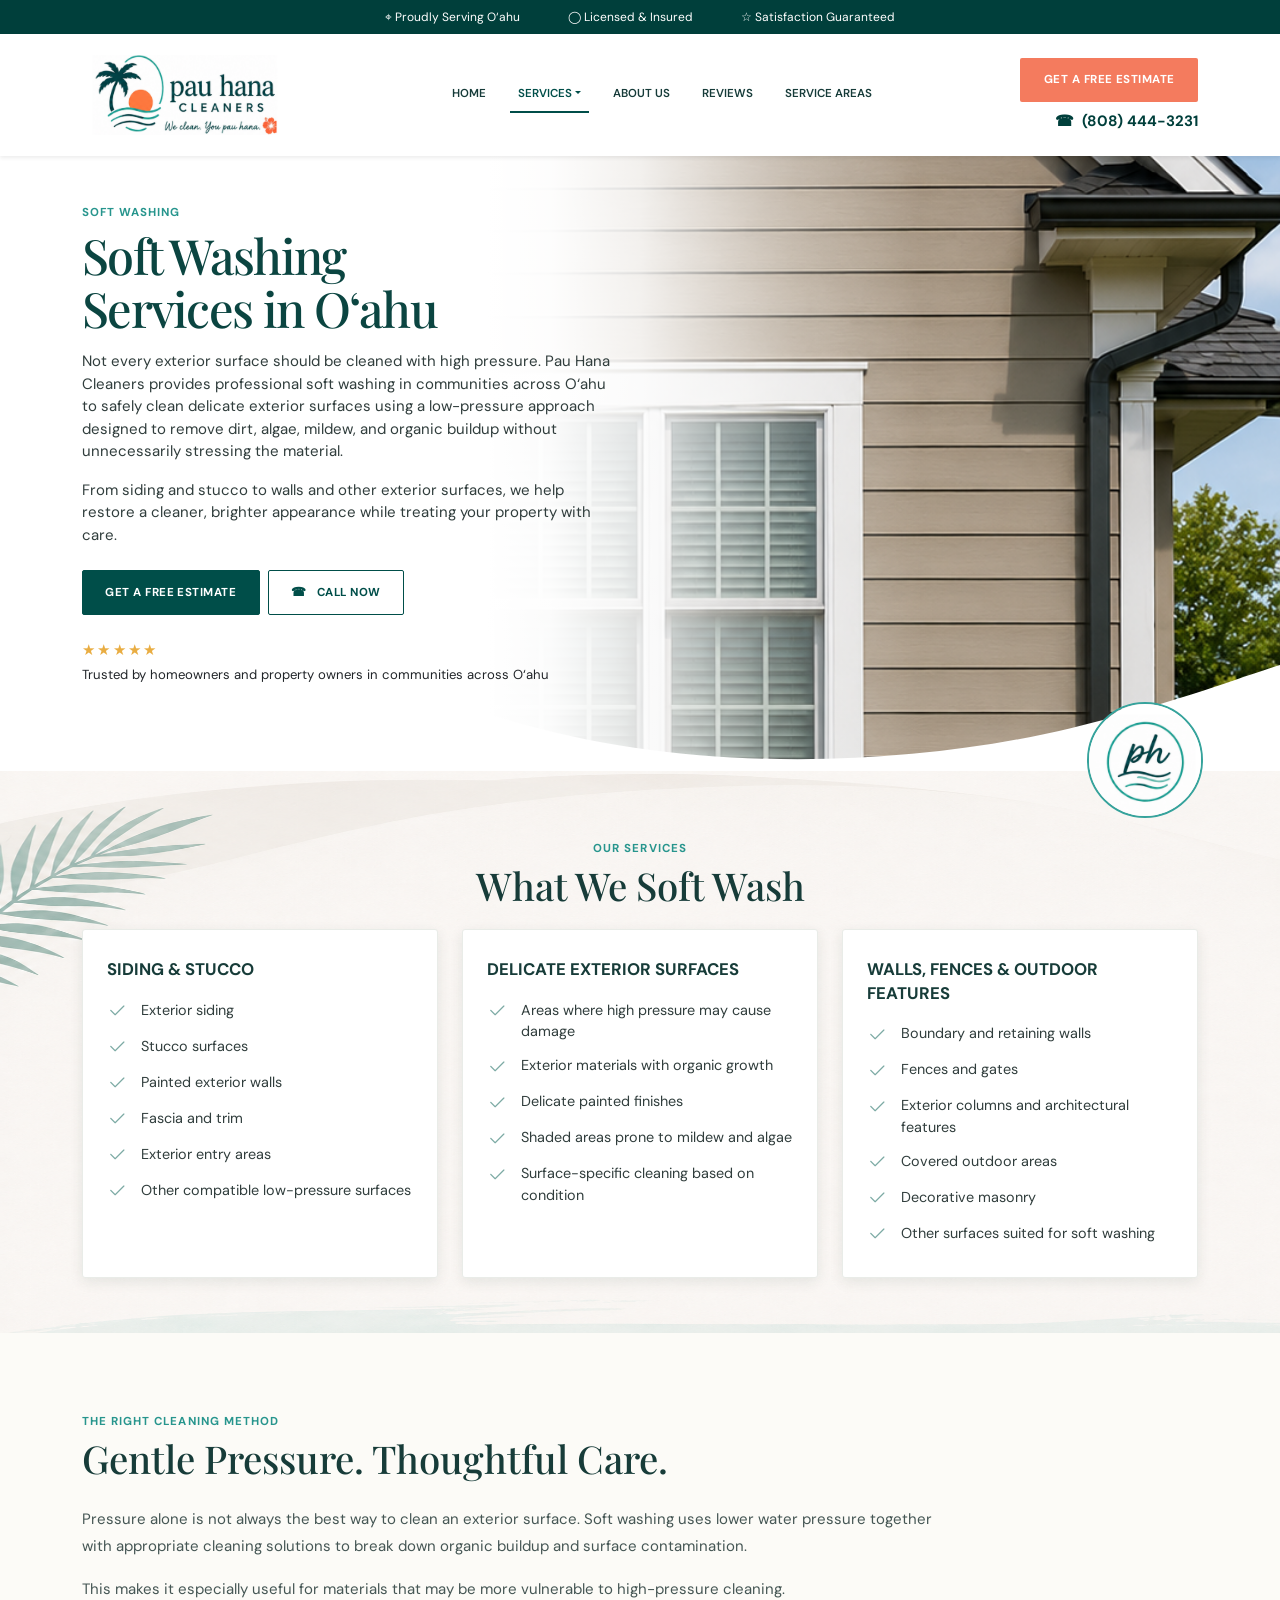
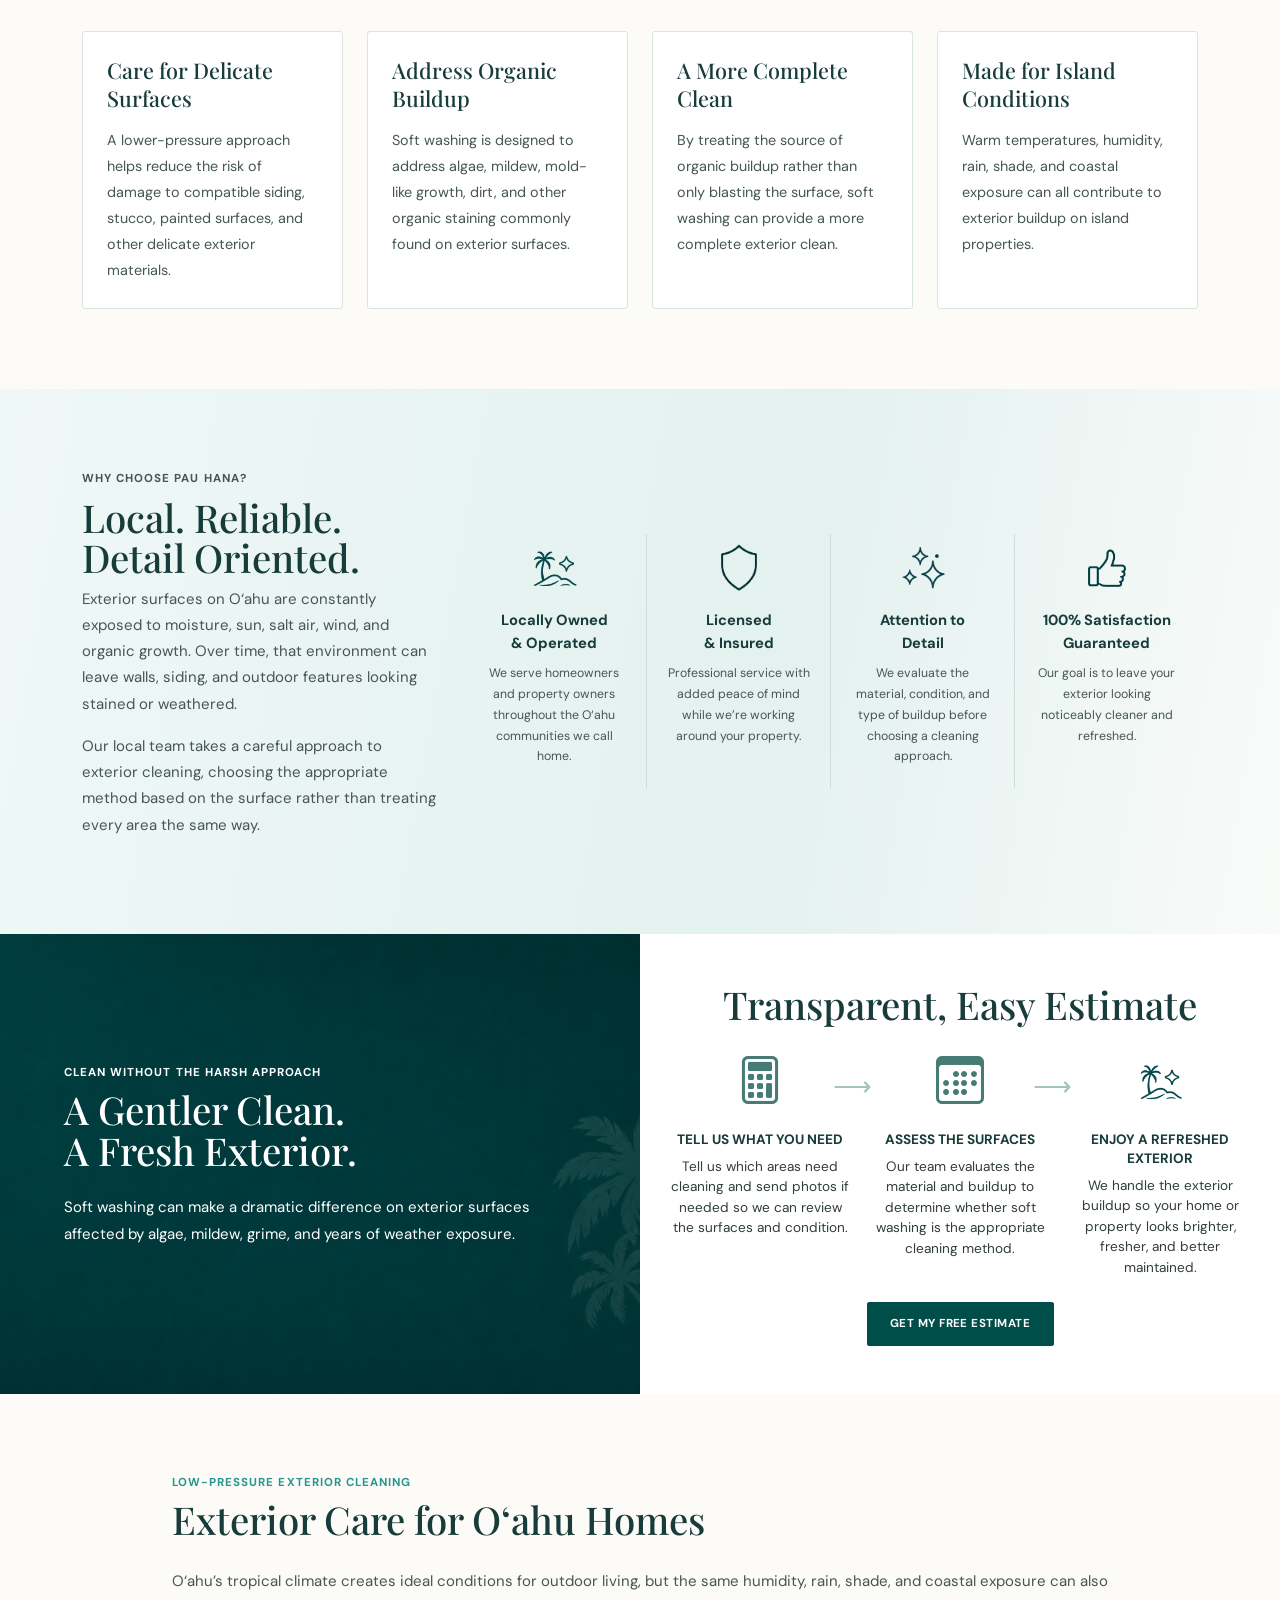
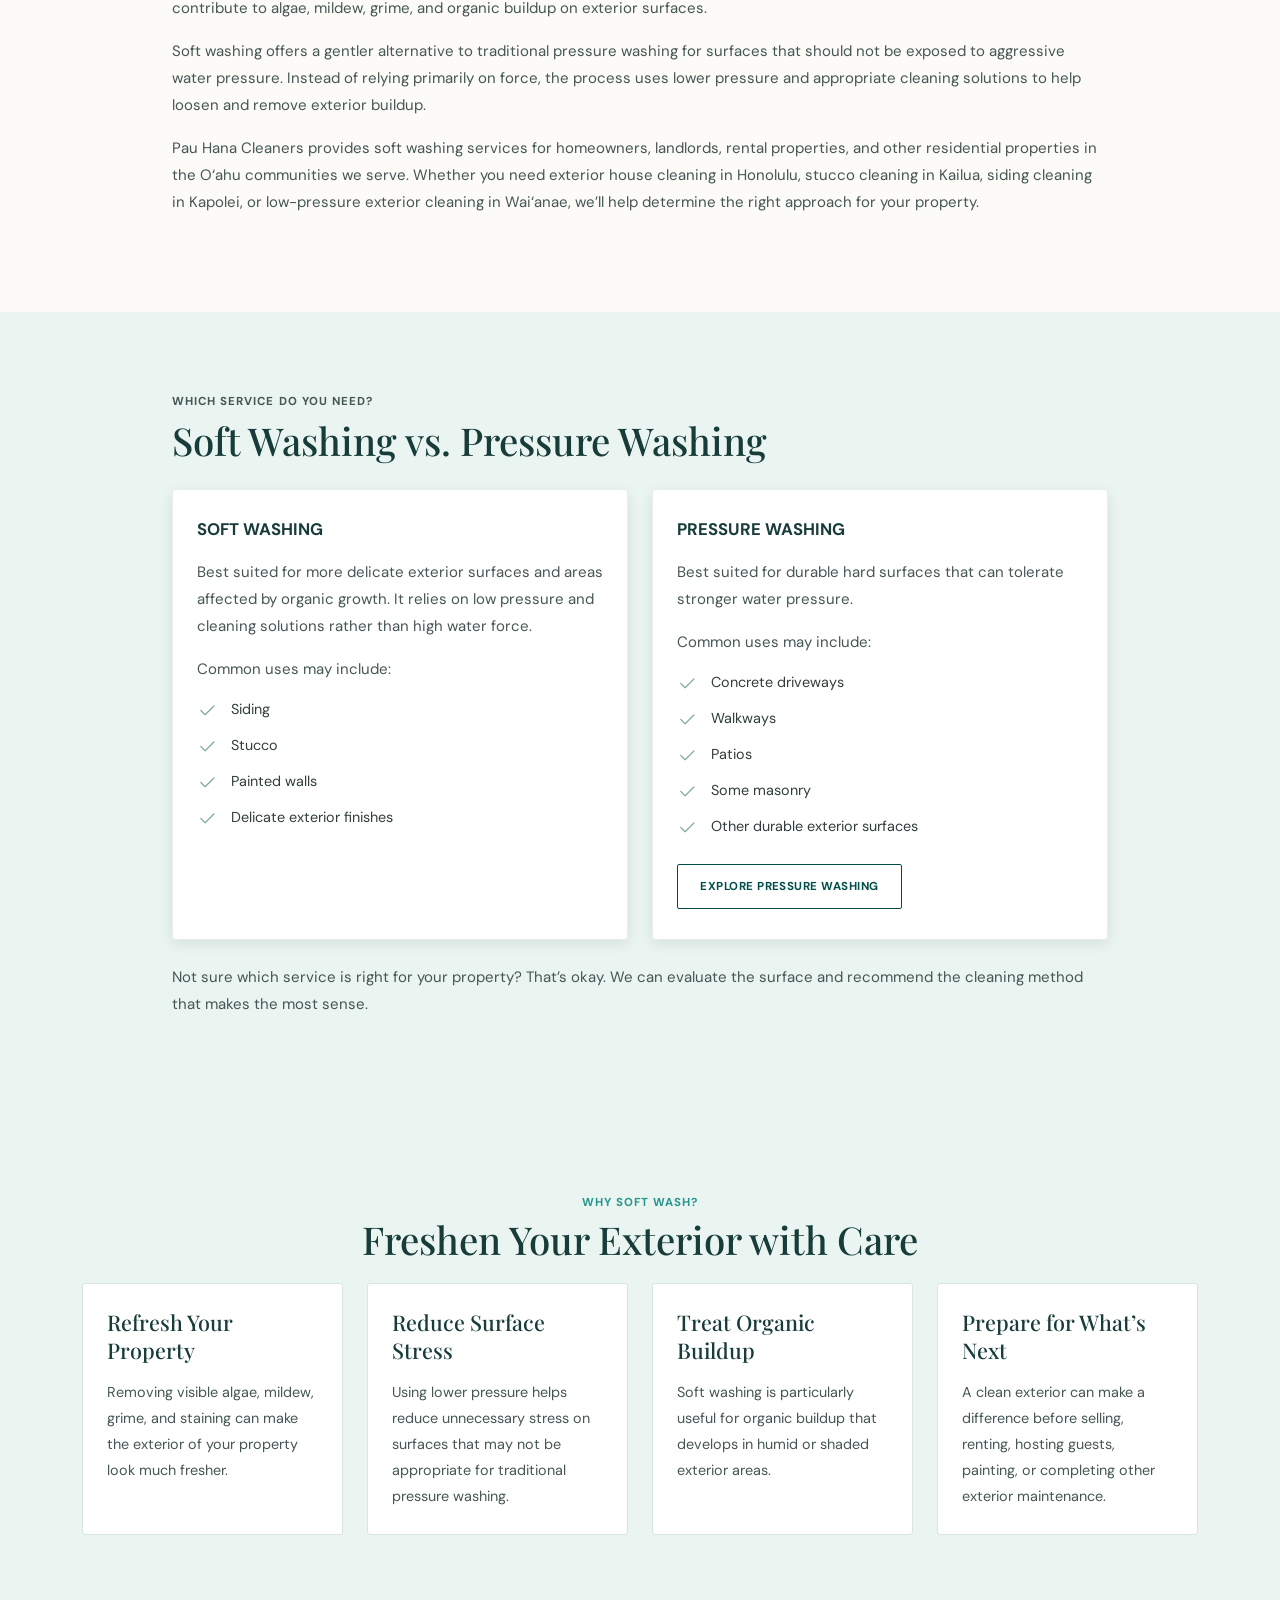
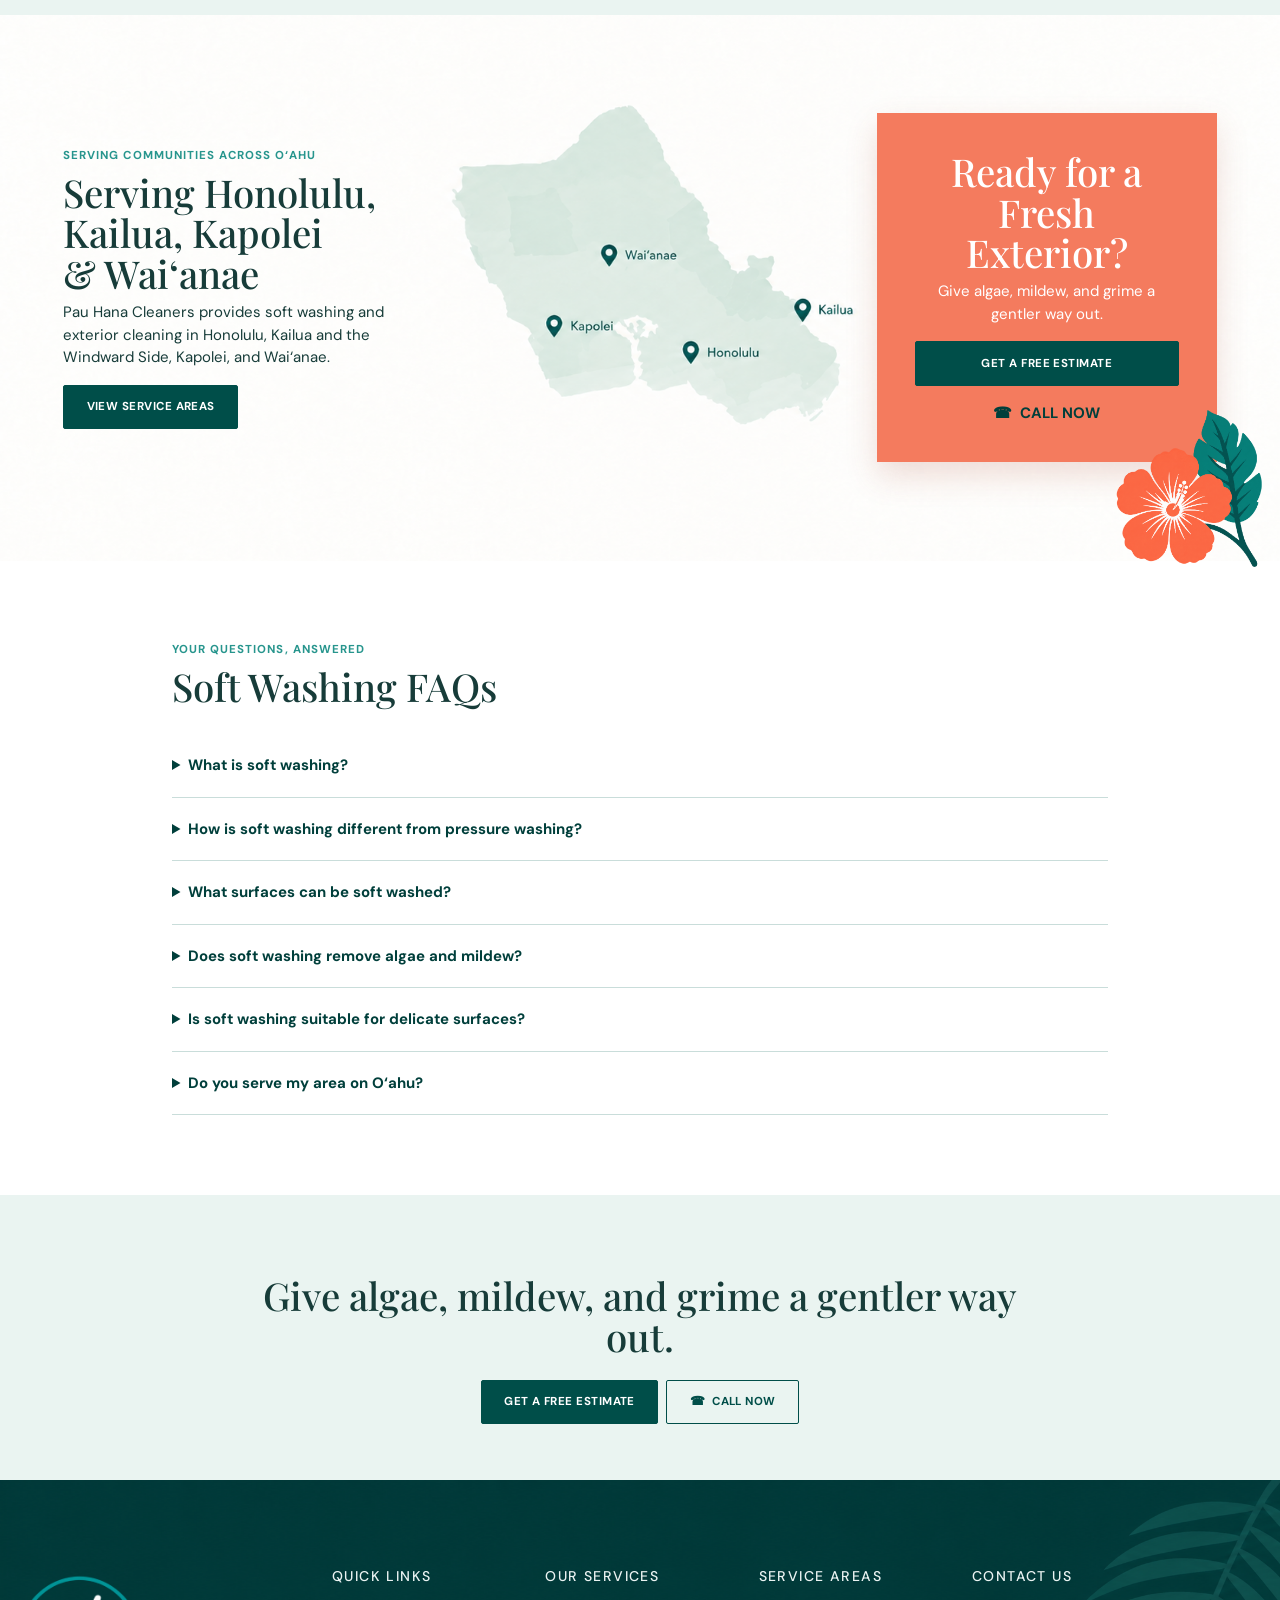
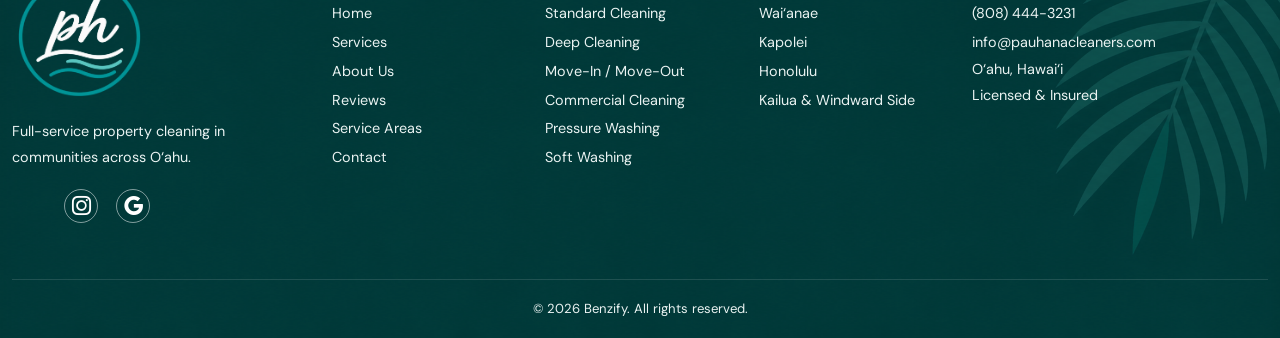
<file: soft-washing.html>
<!doctype html>
<html lang="en">

<head>
  <meta charset="utf-8">
  <meta name="viewport" content="width=device-width, initial-scale=1">
  <meta name="description" content="Professional soft washing in communities across O‘ahu for home exteriors, siding, stucco and delicate surfaces. Remove algae, mildew and grime with a low-pressure cleaning approach.">
  <title>Soft Washing O‘ahu | Exterior House Cleaning | Pau Hana Cleaners</title>
  <link href="https://cdn.jsdelivr.net/npm/bootstrap@5.3.3/dist/css/bootstrap.min.css" rel="stylesheet">
  <link href="https://cdn.jsdelivr.net/npm/bootstrap-icons@1.11.3/font/bootstrap-icons.min.css" rel="stylesheet">
  <link rel="preconnect" href="https://fonts.googleapis.com">
  <link rel="preconnect" href="https://fonts.gstatic.com" crossorigin>
  <link
    href="https://fonts.googleapis.com/css2?family=DM+Sans:wght@400;500;600;700&family=Playfair+Display:wght@500;600&family=Yellowtail&display=swap"
    rel="stylesheet">
  <link rel="stylesheet" href="styles.css">
</head>

<body class="service-detail-page soft-washing-page">
  <div class="utility-bar py-2">
    <div class="container d-flex justify-content-center gap-3 gap-md-5 small">
      <span>⌖ Proudly Serving O‘ahu</span><span>◯ Licensed &amp; Insured</span><span class="d-none d-sm-inline">☆
        Satisfaction Guaranteed</span>
    </div>
  </div>

  <nav class="navbar navbar-expand-lg bg-white py-3 sticky-top shadow-sm" aria-label="Main navigation">
    <div class="container">
      <a class="navbar-brand" href="/#home" aria-label="Pau Hana Cleaners home">
        <img class="navbar-logo" src="assets/primary-hero-logo.png" alt="Pau Hana Cleaners">
      </a>
      <button class="navbar-toggler" type="button" data-bs-toggle="collapse" data-bs-target="#mainNav"
        aria-controls="mainNav" aria-expanded="false" aria-label="Toggle navigation"><span
          class="navbar-toggler-icon"></span></button>
      <div class="collapse navbar-collapse" id="mainNav">
        <ul class="navbar-nav mx-auto gap-lg-3 small fw-semibold">
          <li class="nav-item"><a class="nav-link" href="/#home">HOME</a></li>
          <li class="nav-item dropdown">
            <button class="nav-link dropdown-toggle active" id="servicesDropdown" type="button" data-bs-toggle="dropdown" aria-expanded="false">SERVICES</button>
            <ul class="dropdown-menu" aria-labelledby="servicesDropdown">
              <li><a class="dropdown-item" href="/standard-cleaning">Standard Cleaning</a></li>
              <li><a class="dropdown-item" href="/deep-cleaning">Deep Cleaning</a></li>
              <li><a class="dropdown-item" href="/move-in-move-out-cleaning">Move-In / Move-Out Cleaning</a></li>
              <li><a class="dropdown-item" href="/commercial-cleaning">Commercial Cleaning</a></li>
              <li><a class="dropdown-item" href="/pressure-washing">Pressure Washing</a></li>
              <li><a class="dropdown-item active" aria-current="page" href="/soft-washing">Soft Washing</a></li>
            </ul>
          </li>
          <li class="nav-item"><a class="nav-link" href="#about">ABOUT US</a></li>
          <li class="nav-item"><a class="nav-link" href="/#reviews">REVIEWS</a></li>
          <li class="nav-item"><a class="nav-link" href="#areas">SERVICE AREAS</a></li>
        </ul>
        <div class="nav-cta text-lg-end mt-3 mt-lg-0"><a class="btn btn-coral btn-sm" href="#estimate" data-estimate-trigger>GET A FREE
            ESTIMATE</a><a class="phone d-block mt-2" href="tel:8084443231">☎ &nbsp;(808) 444-3231</a></div>
      </div>
    </div>
  </nav>

  <header class="hero" id="home">
    <div class="hero-photo" aria-hidden="true"></div>
    <div class="container position-relative">
      <div class="row min-vh-hero align-items-center">
        <div class="col-lg-6 py-5 hero-copy">
          <p class="eyebrow mb-2">SOFT WASHING</p>
          <h1>Soft Washing<br>Services in O‘ahu</h1>
          <p class="lead-copy mt-3">Not every exterior surface should be cleaned with high pressure. Pau Hana Cleaners provides professional soft washing in communities across O‘ahu to safely clean delicate exterior surfaces using a low-pressure approach designed to remove dirt, algae, mildew, and organic buildup without unnecessarily stressing the material.</p><p class="lead-copy">From siding and stucco to walls and other exterior surfaces, we help restore a cleaner, brighter appearance while treating your property with care.</p>
          <div class="d-flex flex-wrap gap-2 mt-4"><a class="btn btn-teal" href="#estimate" data-estimate-trigger>GET A FREE ESTIMATE</a><a
              class="btn btn-outline-teal" href="tel:8084443231">☎ &nbsp; CALL NOW</a></div>
          <div class="rating mt-4"><span>★★★★★</span><small class="d-block text-dark mt-1">Trusted by
              homeowners and property owners in communities across O‘ahu</small></div>
        </div>
      </div>
    </div>
    <svg class="hero-curve" viewBox="0 0 1000 150" preserveAspectRatio="none" aria-hidden="true">
      <path d="M0 128 C105 28 225 0 390 78 C540 158 715 143 838 92 C918 59 963 28 1000 8 L1000 150 L0 150 Z"></path>
    </svg>
    <img class="local-seal" src="assets/ph-local-seal.png" alt="Pau Hana Cleaners local seal">
  </header>

  <main>
    <section class="section services service-inclusions" id="services">
      <div class="container">
        <div class="text-center mb-4">
          <p class="eyebrow">OUR SERVICES</p>
          <h2>What We Soft Wash</h2>
        </div>
        <div class="row g-4">
          <div class="col-lg-4"><article class="cleaning-checklist"><h3>Siding &amp; Stucco</h3><ul>
<li><i class="bi bi-check2" aria-hidden="true"></i><span>Exterior siding</span></li>
<li><i class="bi bi-check2" aria-hidden="true"></i><span>Stucco surfaces</span></li>
<li><i class="bi bi-check2" aria-hidden="true"></i><span>Painted exterior walls</span></li>
<li><i class="bi bi-check2" aria-hidden="true"></i><span>Fascia and trim</span></li>
<li><i class="bi bi-check2" aria-hidden="true"></i><span>Exterior entry areas</span></li>
<li><i class="bi bi-check2" aria-hidden="true"></i><span>Other compatible low-pressure surfaces</span></li>
</ul></article></div>
          <div class="col-lg-4"><article class="cleaning-checklist"><h3>Delicate Exterior Surfaces</h3><ul>
<li><i class="bi bi-check2" aria-hidden="true"></i><span>Areas where high pressure may cause damage</span></li>
<li><i class="bi bi-check2" aria-hidden="true"></i><span>Exterior materials with organic growth</span></li>
<li><i class="bi bi-check2" aria-hidden="true"></i><span>Delicate painted finishes</span></li>
<li><i class="bi bi-check2" aria-hidden="true"></i><span>Shaded areas prone to mildew and algae</span></li>
<li><i class="bi bi-check2" aria-hidden="true"></i><span>Surface-specific cleaning based on condition</span></li>
</ul></article></div>
          <div class="col-lg-4"><article class="cleaning-checklist"><h3>Walls, Fences &amp; Outdoor Features</h3><ul>
<li><i class="bi bi-check2" aria-hidden="true"></i><span>Boundary and retaining walls</span></li>
<li><i class="bi bi-check2" aria-hidden="true"></i><span>Fences and gates</span></li>
<li><i class="bi bi-check2" aria-hidden="true"></i><span>Exterior columns and architectural features</span></li>
<li><i class="bi bi-check2" aria-hidden="true"></i><span>Covered outdoor areas</span></li>
<li><i class="bi bi-check2" aria-hidden="true"></i><span>Decorative masonry</span></li>
<li><i class="bi bi-check2" aria-hidden="true"></i><span>Other surfaces suited for soft washing</span></li>
</ul></article></div>
        </div>
      </div>
    </section>

<section class="section soft-method"><div class="container"><p class="eyebrow">THE RIGHT CLEANING METHOD</p><h2>Gentle Pressure. Thoughtful Care.</h2><div class="soft-intro"><p>Pressure alone is not always the best way to clean an exterior surface. Soft washing uses lower water pressure together with appropriate cleaning solutions to break down organic buildup and surface contamination.</p>
<p>This makes it especially useful for materials that may be more vulnerable to high-pressure cleaning.</p>
</div><div class="row g-4"><div class="col-md-6 col-lg-3"><article class="soft-benefit"><h3>Care for Delicate Surfaces</h3><p>A lower-pressure approach helps reduce the risk of damage to compatible siding, stucco, painted surfaces, and other delicate exterior materials.</p></article></div><div class="col-md-6 col-lg-3"><article class="soft-benefit"><h3>Address Organic Buildup</h3><p>Soft washing is designed to address algae, mildew, mold-like growth, dirt, and other organic staining commonly found on exterior surfaces.</p></article></div><div class="col-md-6 col-lg-3"><article class="soft-benefit"><h3>A More Complete Clean</h3><p>By treating the source of organic buildup rather than only blasting the surface, soft washing can provide a more complete exterior clean.</p></article></div><div class="col-md-6 col-lg-3"><article class="soft-benefit"><h3>Made for Island Conditions</h3><p>Warm temperatures, humidity, rain, shade, and coastal exposure can all contribute to exterior buildup on island properties.</p></article></div></div></div></section>
    <section class="section why" id="about">
      <div class="container">
        <div class="row align-items-center g-4">
          <div class="col-lg-4">
            <p class="eyebrow">WHY CHOOSE PAU HANA?</p>
            <h2>Local. Reliable.<br>Detail Oriented.</h2>
            <p>Exterior surfaces on O‘ahu are constantly exposed to moisture, sun, salt air, wind, and organic growth. Over time, that environment can leave walls, siding, and outdoor features looking stained or weathered.</p>
<p>Our local team takes a careful approach to exterior cleaning, choosing the appropriate method based on the surface rather than treating every area the same way.</p>

          </div>
          <div class="col-lg-8">
            <div class="row row-cols-2 row-cols-md-4 g-0 text-center feature-grid">
              <div class="col">
                <div class="feature"><img class="feature-icon" src="assets/tree-icon.png" alt="" aria-hidden="true">
                  <h3>Locally Owned<br>&amp; Operated</h3>
                  <p>We serve homeowners and property owners throughout the O‘ahu communities we call home.</p>
                </div>
              </div>
              <div class="col">
                <div class="feature"><img class="feature-icon" src="assets/sheild-icon.png" alt="" aria-hidden="true">
                  <h3>Licensed<br>&amp; Insured</h3>
                  <p>Professional service with added peace of mind while we’re working around your property.</p>
                </div>
              </div>
              <div class="col">
                <div class="feature"><img class="feature-icon" src="assets/star-icon.png" alt="" aria-hidden="true">
                  <h3>Attention to<br>Detail</h3>
                  <p>We evaluate the material, condition, and type of buildup before choosing a cleaning approach.</p>
                </div>
              </div>
              <div class="col">
                <div class="feature"><img class="feature-icon" src="assets/thumbs-up-icon.png" alt="" aria-hidden="true">
                  <h3>100% Satisfaction<br>Guaranteed</h3>
                  <p>Our goal is to leave your exterior looking noticeably cleaner and refreshed.</p>
                </div>
              </div>
            </div>
          </div>
        </div>
      </div>
    </section>

    <section class="testimonial" id="soft-washing-process">
      <div class="container-fluid px-0">
        <div class="row g-0">
          <div class="col-lg-6 quote-panel">
            <div class="quote-inner">
              <p class="eyebrow text-white">CLEAN WITHOUT THE HARSH APPROACH</p>
              <h2>A Gentler Clean.<br>A Fresh Exterior.</h2>
              <p class="mt-4">Soft washing can make a dramatic difference on exterior surfaces affected by algae, mildew, grime, and years of weather exposure.</p>
            </div>
          </div>
          <div class="col-lg-6 estimate-steps-panel">
            <h2>Transparent, Easy Estimate</h2>
            <ol class="estimate-steps">
              <li><i class="bi bi-calculator" aria-hidden="true"></i><h3>Tell Us What You Need</h3><p>Tell us which areas need cleaning and send photos if needed so we can review the surfaces and condition.</p></li>
              <li><i class="bi bi-calendar3" aria-hidden="true"></i><h3>Assess the Surfaces</h3><p>Our team evaluates the material and buildup to determine whether soft washing is the appropriate cleaning method.</p></li>
              <li><img src="assets/tree-icon.png" alt=""><h3>Enjoy a Refreshed Exterior</h3><p>We handle the exterior buildup so your home or property looks brighter, fresher, and better maintained.</p></li>
            </ol>
            <a class="btn btn-teal" href="#estimate" data-estimate-trigger>GET MY FREE ESTIMATE</a>
          </div>
        </div>
      </div>
    </section>

<section class="section soft-context"><div class="container"><p class="eyebrow">LOW-PRESSURE EXTERIOR CLEANING</p><h2>Exterior Care for O‘ahu Homes</h2><p>O‘ahu’s tropical climate creates ideal conditions for outdoor living, but the same humidity, rain, shade, and coastal exposure can also contribute to algae, mildew, grime, and organic buildup on exterior surfaces.</p>
<p>Soft washing offers a gentler alternative to traditional pressure washing for surfaces that should not be exposed to aggressive water pressure. Instead of relying primarily on force, the process uses lower pressure and appropriate cleaning solutions to help loosen and remove exterior buildup.</p>
<p>Pau Hana Cleaners provides soft washing services for homeowners, landlords, rental properties, and other residential properties in the O‘ahu communities we serve. Whether you need exterior house cleaning in Honolulu, stucco cleaning in Kailua, siding cleaning in Kapolei, or low-pressure exterior cleaning in Wai‘anae, we’ll help determine the right approach for your property.</p>
</div></section>
<section class="section soft-comparison"><div class="container"><p class="eyebrow">WHICH SERVICE DO YOU NEED?</p><h2>Soft Washing vs. Pressure Washing</h2><div class="row g-4"><div class="col-md-6"><article class="cleaning-checklist"><h3>Soft Washing</h3><p>Best suited for more delicate exterior surfaces and areas affected by organic growth. It relies on low pressure and cleaning solutions rather than high water force.</p><p>Common uses may include:</p><ul><li><i class="bi bi-check2" aria-hidden="true"></i><span>Siding</span></li><li><i class="bi bi-check2" aria-hidden="true"></i><span>Stucco</span></li><li><i class="bi bi-check2" aria-hidden="true"></i><span>Painted walls</span></li><li><i class="bi bi-check2" aria-hidden="true"></i><span>Delicate exterior finishes</span></li></ul></article></div><div class="col-md-6"><article class="cleaning-checklist"><h3>Pressure Washing</h3><p>Best suited for durable hard surfaces that can tolerate stronger water pressure.</p><p>Common uses may include:</p><ul><li><i class="bi bi-check2" aria-hidden="true"></i><span>Concrete driveways</span></li><li><i class="bi bi-check2" aria-hidden="true"></i><span>Walkways</span></li><li><i class="bi bi-check2" aria-hidden="true"></i><span>Patios</span></li><li><i class="bi bi-check2" aria-hidden="true"></i><span>Some masonry</span></li><li><i class="bi bi-check2" aria-hidden="true"></i><span>Other durable exterior surfaces</span></li></ul><a class="btn btn-outline-teal mt-4" href="/pressure-washing">EXPLORE PRESSURE WASHING</a></article></div></div><p class="mt-4">Not sure which service is right for your property? That’s okay. We can evaluate the surface and recommend the cleaning method that makes the most sense.</p></div></section>
<section class="section soft-benefits"><div class="container"><p class="eyebrow text-center">WHY SOFT WASH?</p><h2 class="text-center mb-4">Freshen Your Exterior with Care</h2><div class="row g-4"><div class="col-md-6 col-lg-3"><article class="soft-benefit"><h3>Refresh Your Property</h3><p>Removing visible algae, mildew, grime, and staining can make the exterior of your property look much fresher.</p></article></div><div class="col-md-6 col-lg-3"><article class="soft-benefit"><h3>Reduce Surface Stress</h3><p>Using lower pressure helps reduce unnecessary stress on surfaces that may not be appropriate for traditional pressure washing.</p></article></div><div class="col-md-6 col-lg-3"><article class="soft-benefit"><h3>Treat Organic Buildup</h3><p>Soft washing is particularly useful for organic buildup that develops in humid or shaded exterior areas.</p></article></div><div class="col-md-6 col-lg-3"><article class="soft-benefit"><h3>Prepare for What’s Next</h3><p>A clean exterior can make a difference before selling, renting, hosting guests, painting, or completing other exterior maintenance.</p></article></div></div></div></section>
    <section class="section areas" id="areas">
      <div class="container">
        <div class="row align-items-center g-4">
          <div class="col-lg-4">
            <p class="eyebrow">SERVING COMMUNITIES ACROSS O‘AHU</p>
            <h2>Serving Honolulu,<br>Kailua, Kapolei<br>&amp; Wai‘anae</h2>
            <p>Pau Hana Cleaners provides soft washing and exterior cleaning in Honolulu, Kailua and the Windward Side, Kapolei, and Wai‘anae.</p><a class="btn btn-teal"
              href="#areas">VIEW SERVICE AREAS</a>
          </div>
          <div class="col-lg-4">
            <div class="island-map"><span class="west">● Wai‘anae</span><span
                class="central">● Kapolei</span><span class="east">● Kailua</span><span class="south">● Honolulu</span>
            </div>
          </div>
          <div class="col-lg-4">
            <div class="estimate-card">
              <h2>Ready for a<br>Fresh Exterior?</h2>
              <p>Give algae, mildew, and grime a gentler way out.</p><a class="btn btn-teal w-100"
                href="mailto:info@pauhanacleaners.com" data-estimate-trigger>GET A FREE ESTIMATE</a><a class="phone d-block mt-3"
                href="tel:8084443231">☎ &nbsp;CALL NOW</a>
            </div>
          </div>
        </div>
      </div>
    </section>
    <section class="section soft-faq" id="faq">
      <div class="container">
        <p class="eyebrow">YOUR QUESTIONS, ANSWERED</p>
        <h2>Soft Washing FAQs</h2>
<details><summary>What is soft washing?</summary><p>Soft washing is an exterior cleaning method that uses lower water pressure and cleaning solutions to remove dirt, algae, mildew, and organic buildup from compatible surfaces.</p></details>
<details><summary>How is soft washing different from pressure washing?</summary><p>Pressure washing relies more heavily on water force and is commonly used on durable surfaces such as concrete. Soft washing uses much lower pressure and is better suited to surfaces that may be damaged by aggressive cleaning.</p></details>
<details><summary>What surfaces can be soft washed?</summary><p>Depending on the material and condition, soft washing may be suitable for siding, stucco, painted exterior walls, fences, and other delicate exterior surfaces. We evaluate the surface before cleaning.</p></details>
<details><summary>Does soft washing remove algae and mildew?</summary><p>Yes. Soft washing is commonly used to treat exterior surfaces affected by algae, mildew, and other organic buildup. Results depend on the material and severity of staining.</p></details>
<details><summary>Is soft washing suitable for delicate surfaces?</summary><p>When performed with the appropriate technique and cleaning solution, soft washing is designed to be a lower-pressure option for compatible surfaces. We assess the area before deciding on the cleaning method.</p></details>
<details><summary>Do you serve my area on O‘ahu?</summary><p>Pau Hana Cleaners serves properties in Honolulu, Kailua and the Windward Side, Kapolei, and Wai‘anae.</p></details>

      </div>
    </section>
    <section class="section soft-cta text-center" id="estimate">
      <div class="container">
        <h2>Give algae, mildew, and grime a gentler way out.</h2>
        <div class="d-flex flex-wrap justify-content-center gap-2 mt-4">
          <a class="btn btn-teal" href="mailto:info@pauhanacleaners.com" data-estimate-trigger>GET A FREE ESTIMATE</a>
          <a class="btn btn-outline-teal" href="tel:8084443231">☎ &nbsp;CALL NOW</a>
        </div>
      </div>
    </section>
  </main>

  <footer>
    <div class="container">
      <div class="row g-4 py-5">
        <div class="col-md-6 col-lg-3">
          <img class="footer-logo footer-logo--seal" src="assets/ph-local-seal-footer.png" alt="Pau Hana Cleaners">
          <p class="mt-3">Full-service property cleaning in communities across O‘ahu.</p>
          <div class="footer-socials" aria-label="Social media links">
            <a href="https://www.instagram.com/pauhanacleaners/" target="_blank" rel="noopener noreferrer" aria-label="Pau Hana Cleaners on Instagram"><i class="bi bi-instagram" aria-hidden="true"></i></a>
            <a href="https://share.google/Dvux6uv9xq10wopcw" aria-label="Pau Hana Cleaners on Google"><i class="bi bi-google" aria-hidden="true"></i></a>
          </div>
        </div>
        <div class="col-6 col-md-3 col-lg-2">
          <h3>QUICK LINKS</h3><a href="/#home">Home</a><a href="#services">Services</a><a href="#about">About Us</a><a
            href="/#reviews">Reviews</a><a href="#areas">Service Areas</a><a href="#estimate">Contact</a>
        </div>
        <div class="col-6 col-md-3 col-lg-2">
          <h3>OUR SERVICES</h3><a href="/standard-cleaning">Standard Cleaning</a><a href="/deep-cleaning">Deep Cleaning</a><a
            href="/move-in-move-out-cleaning">Move-In / Move-Out</a><a href="/commercial-cleaning">Commercial Cleaning</a><a href="/pressure-washing">Pressure Washing</a><a href="/soft-washing">Soft Washing</a>
        </div>
        <div class="col-6 col-md-4 col-lg-2">
          <h3>SERVICE AREAS</h3><a href="#areas">Wai‘anae</a><a href="#areas">Kapolei</a><a href="#areas">Honolulu</a><a href="#areas">Kailua &amp; Windward Side</a>
        </div>
        <div class="col-6 col-md-4 col-lg-3">
          <h3>CONTACT US</h3><a href="tel:8084443231">(808) 444-3231</a><a
            href="mailto:info@pauhanacleaners.com">info@pauhanacleaners.com</a>
          <p>O‘ahu, Hawai‘i<br>Licensed &amp; Insured</p>
        </div>
      </div>
     <a href="http://benzify.us"><div class="copyright py-3 text-center">© 2026 Benzify. All rights reserved.</div></a>
    </div>
  </footer>
  <script src="https://cdn.jsdelivr.net/npm/bootstrap@5.3.3/dist/js/bootstrap.bundle.min.js"></script>
  <script src="script.js"></script>
</body>

</html>
</file>
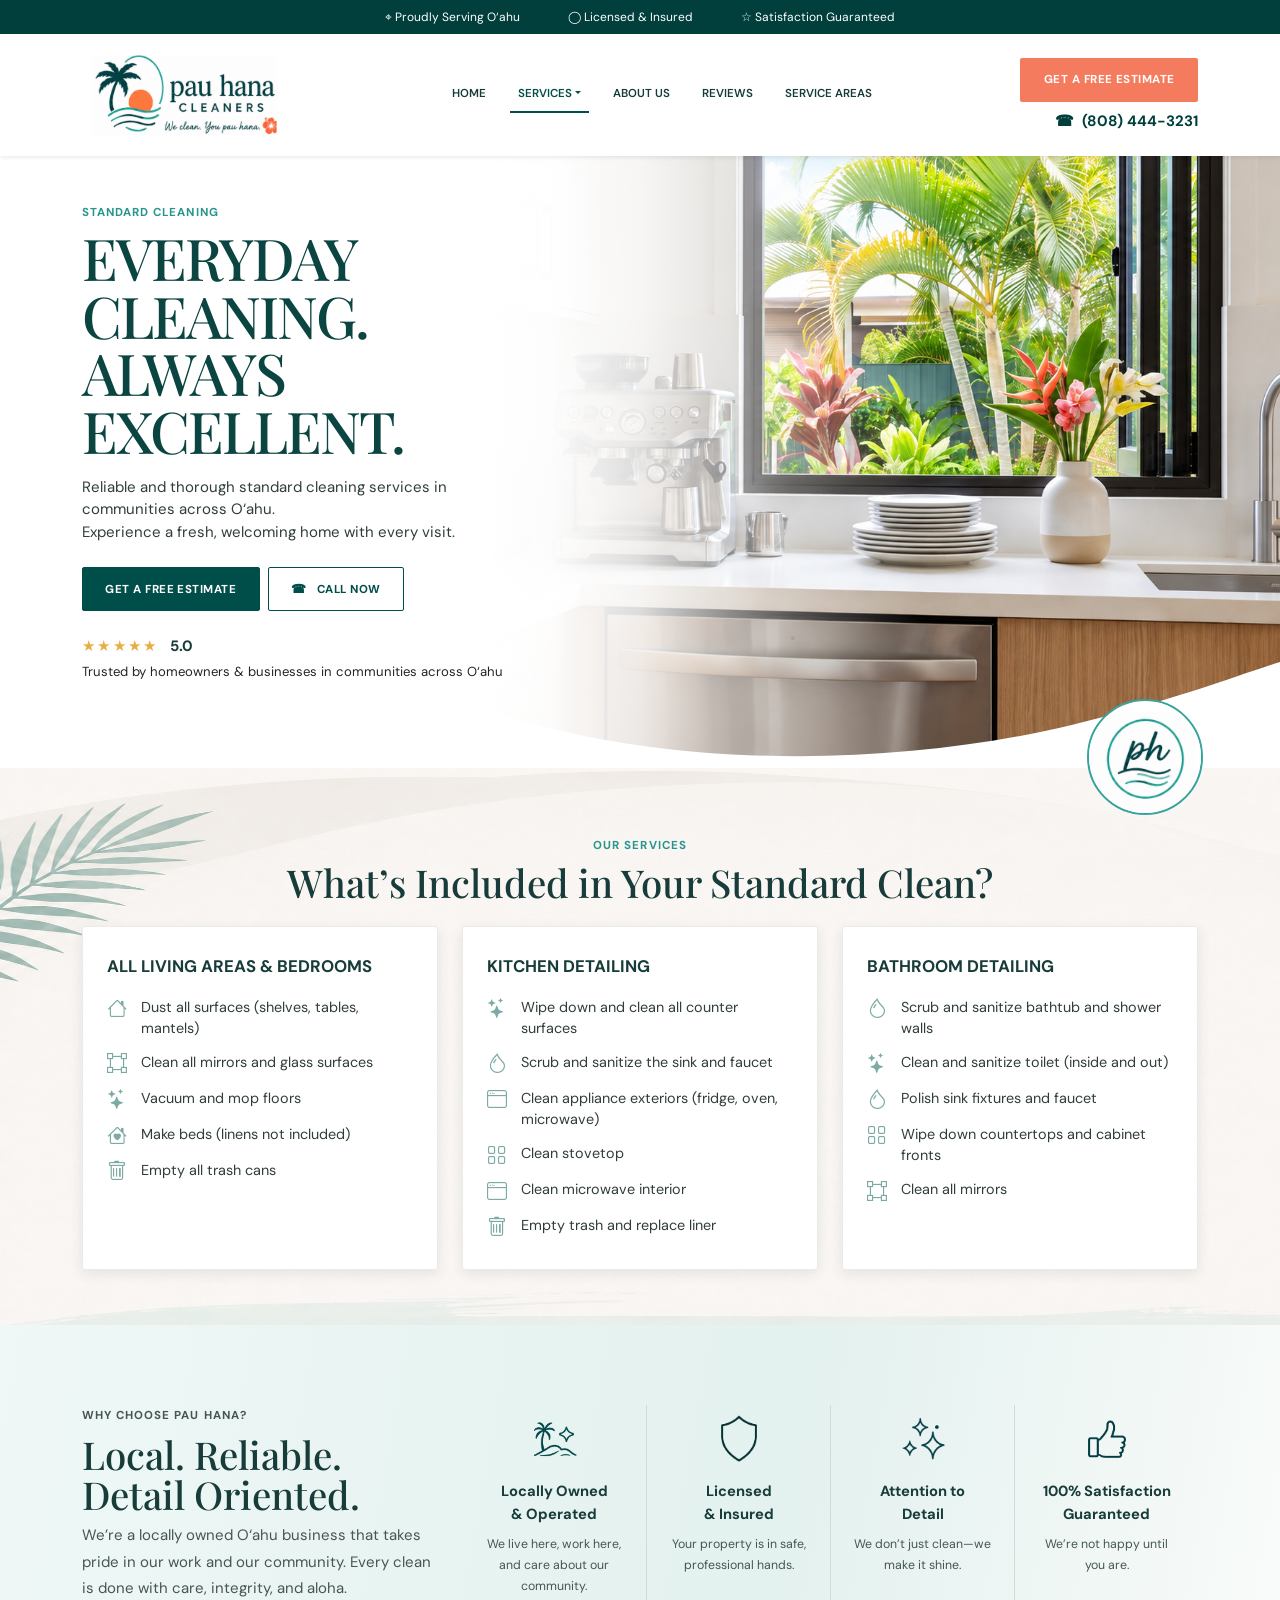
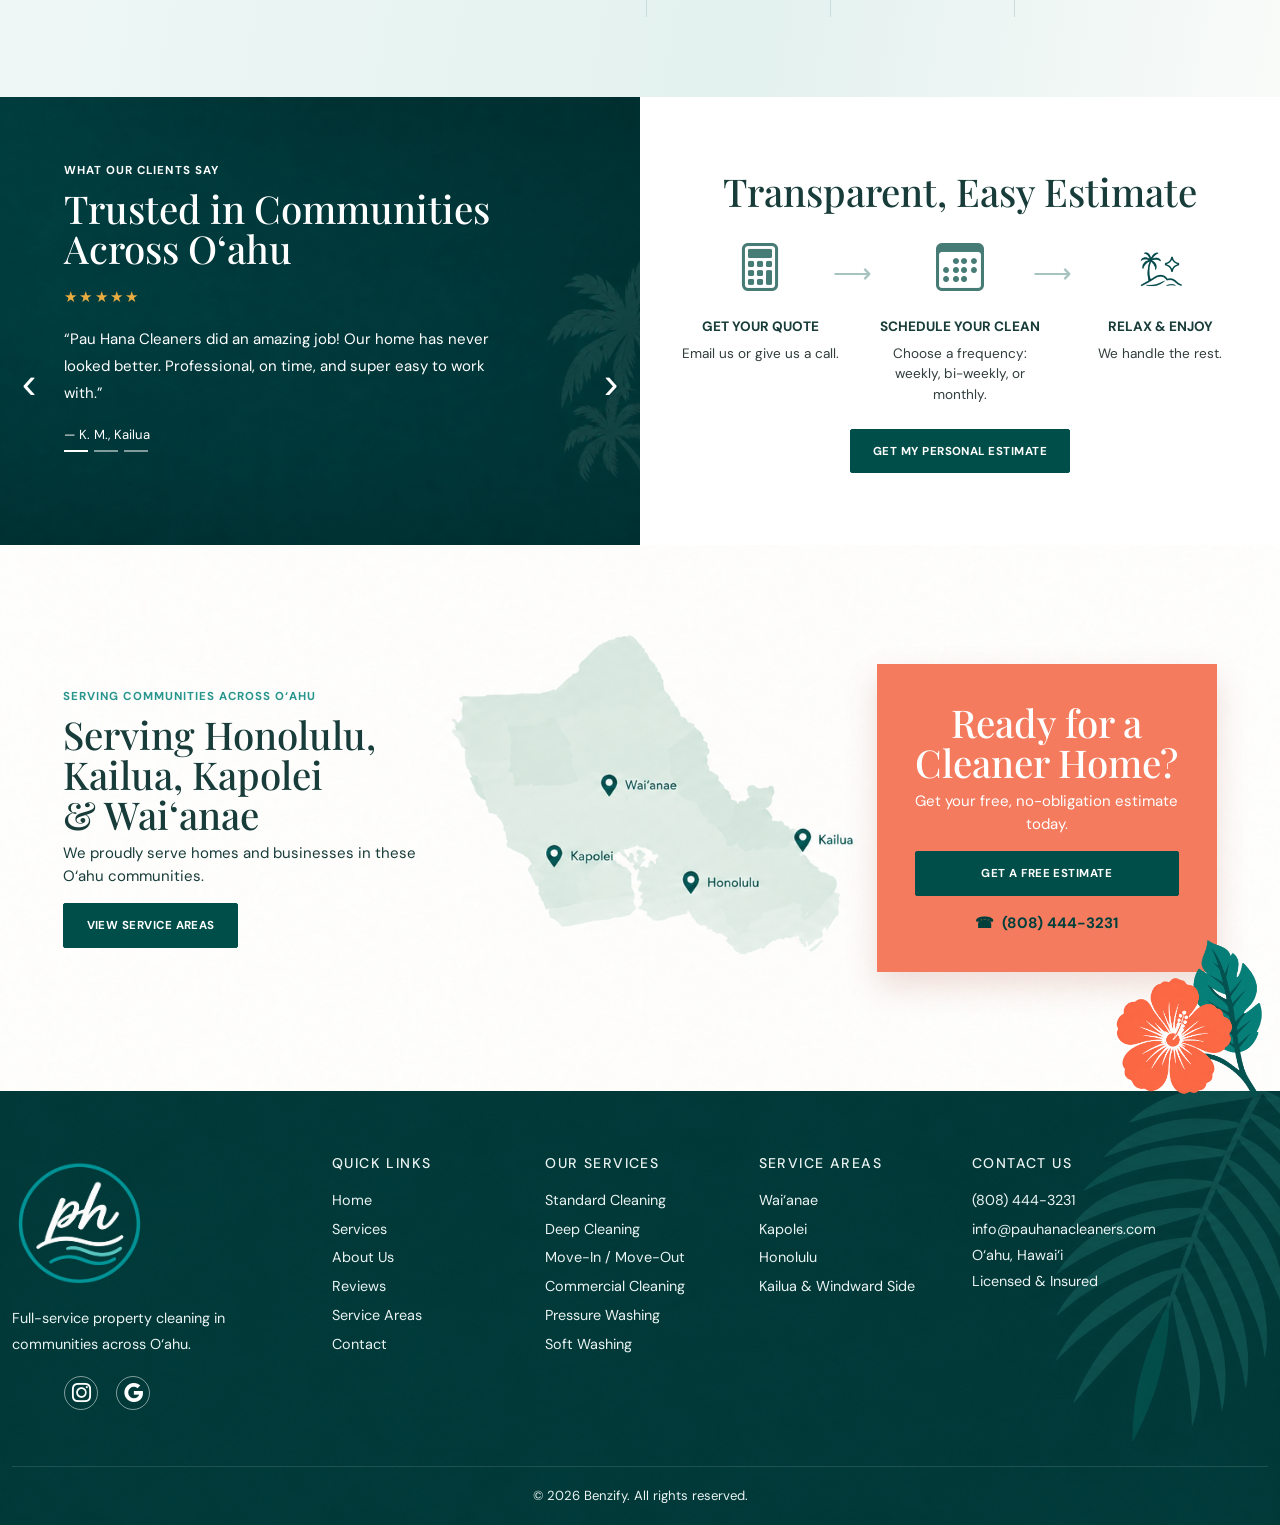
<file: standard-cleaning.html>
<!doctype html>
<html lang="en">

<head>
  <meta charset="utf-8">
  <meta name="viewport" content="width=device-width, initial-scale=1">
  <meta name="description" content="Reliable standard home cleaning in communities across O‘ahu. Explore what’s included in every visit and request a free estimate from Pau Hana Cleaners.">
  <title>Standard Cleaning in O‘ahu | Pau Hana Cleaners</title>
  <link href="https://cdn.jsdelivr.net/npm/bootstrap@5.3.3/dist/css/bootstrap.min.css" rel="stylesheet">
  <link href="https://cdn.jsdelivr.net/npm/bootstrap-icons@1.11.3/font/bootstrap-icons.min.css" rel="stylesheet">
  <link rel="preconnect" href="https://fonts.googleapis.com">
  <link rel="preconnect" href="https://fonts.gstatic.com" crossorigin>
  <link
    href="https://fonts.googleapis.com/css2?family=DM+Sans:wght@400;500;600;700&family=Playfair+Display:wght@500;600&family=Yellowtail&display=swap"
    rel="stylesheet">
  <link rel="stylesheet" href="styles.css">
</head>

<body class="service-detail-page standard-cleaning-page">
  <div class="utility-bar py-2">
    <div class="container d-flex justify-content-center gap-3 gap-md-5 small">
      <span>⌖ Proudly Serving O‘ahu</span><span>◯ Licensed &amp; Insured</span><span class="d-none d-sm-inline">☆
        Satisfaction Guaranteed</span>
    </div>
  </div>

  <nav class="navbar navbar-expand-lg bg-white py-3 sticky-top shadow-sm" aria-label="Main navigation">
    <div class="container">
      <a class="navbar-brand" href="/#home" aria-label="Pau Hana Cleaners home">
        <img class="navbar-logo" src="assets/primary-hero-logo.png" alt="Pau Hana Cleaners">
      </a>
      <button class="navbar-toggler" type="button" data-bs-toggle="collapse" data-bs-target="#mainNav"
        aria-controls="mainNav" aria-expanded="false" aria-label="Toggle navigation"><span
          class="navbar-toggler-icon"></span></button>
      <div class="collapse navbar-collapse" id="mainNav">
        <ul class="navbar-nav mx-auto gap-lg-3 small fw-semibold">
          <li class="nav-item"><a class="nav-link" href="/#home">HOME</a></li>
          <li class="nav-item dropdown">
            <button class="nav-link dropdown-toggle active" id="servicesDropdown" type="button" data-bs-toggle="dropdown" aria-expanded="false">SERVICES</button>
            <ul class="dropdown-menu" aria-labelledby="servicesDropdown">
              <li><a class="dropdown-item active" aria-current="page" href="/standard-cleaning">Standard Cleaning</a></li>
              <li><a class="dropdown-item" href="/deep-cleaning">Deep Cleaning</a></li>
              <li><a class="dropdown-item" href="/move-in-move-out-cleaning">Move-In / Move-Out Cleaning</a></li>
              <li><a class="dropdown-item" href="/commercial-cleaning">Commercial Cleaning</a></li>
              <li><a class="dropdown-item" href="/pressure-washing">Pressure Washing</a></li>
              <li><a class="dropdown-item" href="/soft-washing">Soft Washing</a></li>
            </ul>
          </li>
          <li class="nav-item"><a class="nav-link" href="#about">ABOUT US</a></li>
          <li class="nav-item"><a class="nav-link" href="#reviews">REVIEWS</a></li>
          <li class="nav-item"><a class="nav-link" href="#areas">SERVICE AREAS</a></li>
        </ul>
        <div class="nav-cta text-lg-end mt-3 mt-lg-0"><a class="btn btn-coral btn-sm" href="#estimate" data-estimate-trigger>GET A FREE
            ESTIMATE</a><a class="phone d-block mt-2" href="tel:8084443231">☎ &nbsp;(808) 444-3231</a></div>
      </div>
    </div>
  </nav>

  <header class="hero" id="home">
    <div class="hero-photo" aria-hidden="true"></div>
    <div class="container position-relative">
      <div class="row min-vh-hero align-items-center">
        <div class="col-lg-5 py-5 hero-copy">
          <p class="eyebrow mb-2">STANDARD CLEANING</p>
          <h1>EVERYDAY<br>CLEANING.<br>ALWAYS<br>EXCELLENT.</h1>
          <p class="lead-copy mt-3">Reliable and thorough standard cleaning services in communities across O‘ahu.<br>Experience a fresh, welcoming home with every visit.</p>
          <div class="d-flex flex-wrap gap-2 mt-4"><a class="btn btn-teal" href="#estimate" data-estimate-trigger>GET A FREE ESTIMATE</a><a
              class="btn btn-outline-teal" href="tel:8084443231">☎ &nbsp; CALL NOW</a></div>
          <div class="rating mt-4"><span>★★★★★</span> <b>5.0</b><small class="d-block text-dark mt-1">Trusted by
              homeowners &amp; businesses in communities across O‘ahu</small></div>
        </div>
      </div>
    </div>
    <svg class="hero-curve" viewBox="0 0 1000 150" preserveAspectRatio="none" aria-hidden="true">
      <path d="M0 128 C105 28 225 0 390 78 C540 158 715 143 838 92 C918 59 963 28 1000 8 L1000 150 L0 150 Z"></path>
    </svg>
    <img class="local-seal" src="assets/ph-local-seal.png" alt="Pau Hana Cleaners local seal">
  </header>

  <main>
    <section class="section services service-inclusions" id="services">
      <div class="container">
        <div class="text-center mb-4">
          <p class="eyebrow">OUR SERVICES</p>
          <h2>What’s Included in Your Standard Clean?</h2>
        </div>
        <div class="row g-4">
          <div class="col-lg-4"><article class="cleaning-checklist"><h3>All Living Areas & Bedrooms</h3><ul>
            <li><i class="bi bi-house" aria-hidden="true"></i><span>Dust all surfaces (shelves, tables, mantels)</span></li>
            <li><i class="bi bi-bounding-box" aria-hidden="true"></i><span>Clean all mirrors and glass surfaces</span></li>
            <li><i class="bi bi-stars" aria-hidden="true"></i><span>Vacuum and mop floors</span></li>
            <li><i class="bi bi-house-heart" aria-hidden="true"></i><span>Make beds (linens not included)</span></li>
            <li><i class="bi bi-trash" aria-hidden="true"></i><span>Empty all trash cans</span></li>
          </ul></article></div>
          <div class="col-lg-4"><article class="cleaning-checklist"><h3>Kitchen Detailing</h3><ul>
            <li><i class="bi bi-stars" aria-hidden="true"></i><span>Wipe down and clean all counter surfaces</span></li>
            <li><i class="bi bi-droplet" aria-hidden="true"></i><span>Scrub and sanitize the sink and faucet</span></li>
            <li><i class="bi bi-window" aria-hidden="true"></i><span>Clean appliance exteriors (fridge, oven, microwave)</span></li>
            <li><i class="bi bi-grid" aria-hidden="true"></i><span>Clean stovetop</span></li>
            <li><i class="bi bi-window" aria-hidden="true"></i><span>Clean microwave interior</span></li>
            <li><i class="bi bi-trash" aria-hidden="true"></i><span>Empty trash and replace liner</span></li>
          </ul></article></div>
          <div class="col-lg-4"><article class="cleaning-checklist"><h3>Bathroom Detailing</h3><ul>
            <li><i class="bi bi-droplet" aria-hidden="true"></i><span>Scrub and sanitize bathtub and shower walls</span></li>
            <li><i class="bi bi-stars" aria-hidden="true"></i><span>Clean and sanitize toilet (inside and out)</span></li>
            <li><i class="bi bi-droplet" aria-hidden="true"></i><span>Polish sink fixtures and faucet</span></li>
            <li><i class="bi bi-grid" aria-hidden="true"></i><span>Wipe down countertops and cabinet fronts</span></li>
            <li><i class="bi bi-bounding-box" aria-hidden="true"></i><span>Clean all mirrors</span></li>
          </ul></article></div>
        </div>
      </div>
    </section>

    <section class="section why" id="about">
      <div class="container">
        <div class="row align-items-center g-4">
          <div class="col-lg-4">
            <p class="eyebrow">WHY CHOOSE PAU HANA?</p>
            <h2>Local. Reliable.<br>Detail Oriented.</h2>
            <p>We’re a locally owned O‘ahu business that takes pride in our work and our community. Every clean is done
              with care, integrity, and aloha.</p>
          </div>
          <div class="col-lg-8">
            <div class="row row-cols-2 row-cols-md-4 g-0 text-center feature-grid">
              <div class="col">
                <div class="feature"><img class="feature-icon" src="assets/tree-icon.png" alt="" aria-hidden="true">
                  <h3>Locally Owned<br>&amp; Operated</h3>
                  <p>We live here, work here, and care about our community.</p>
                </div>
              </div>
              <div class="col">
                <div class="feature"><img class="feature-icon" src="assets/sheild-icon.png" alt="" aria-hidden="true">
                  <h3>Licensed<br>&amp; Insured</h3>
                  <p>Your property is in safe, professional hands.</p>
                </div>
              </div>
              <div class="col">
                <div class="feature"><img class="feature-icon" src="assets/star-icon.png" alt="" aria-hidden="true">
                  <h3>Attention to<br>Detail</h3>
                  <p>We don’t just clean—we make it shine.</p>
                </div>
              </div>
              <div class="col">
                <div class="feature"><img class="feature-icon" src="assets/thumbs-up-icon.png" alt="" aria-hidden="true">
                  <h3>100% Satisfaction<br>Guaranteed</h3>
                  <p>We’re not happy until you are.</p>
                </div>
              </div>
            </div>
          </div>
        </div>
      </div>
    </section>

    <section class="testimonial" id="reviews">
      <div class="container-fluid px-0">
        <div class="row g-0">
          <div class="col-lg-6 quote-panel">
            <div class="quote-inner">
              <p class="eyebrow text-white">WHAT OUR CLIENTS SAY</p>
              <h2>Trusted in Communities Across O‘ahu</h2>
              <div id="testimonialCarousel" class="carousel slide quote-carousel" data-bs-ride="carousel"
                data-bs-interval="6000">
                <div class="carousel-inner">
                  <div class="carousel-item active">
                    <div class="stars">★★★★★</div>
                    <blockquote>“Pau Hana Cleaners did an amazing job! Our home has never looked better. Professional,
                      on time, and super easy to work with.”</blockquote><small>— K. M., Kailua</small>
                  </div>
                  <div class="carousel-item">
                    <div class="stars">★★★★★</div>
                    <blockquote>“The team was thorough, friendly, and incredibly efficient. Every room felt fresh and
                      cared for when they finished.”</blockquote><small>— L. T., Honolulu</small>
                  </div>
                  <div class="carousel-item">
                    <div class="stars">★★★★★</div>
                    <blockquote>“From booking to the final walkthrough, everything was seamless. Our move-out clean
                      exceeded every expectation.”</blockquote><small>— A. R., Kapolei</small>
                  </div>
                </div>
                <button class="carousel-control-prev" type="button" data-bs-target="#testimonialCarousel"
                  data-bs-slide="prev"><span class="quote-arrow" aria-hidden="true">‹</span><span
                    class="visually-hidden">Previous testimonial</span></button>
                <button class="carousel-control-next" type="button" data-bs-target="#testimonialCarousel"
                  data-bs-slide="next"><span class="quote-arrow" aria-hidden="true">›</span><span
                    class="visually-hidden">Next testimonial</span></button>
                <div class="carousel-indicators"><button type="button" data-bs-target="#testimonialCarousel"
                    data-bs-slide-to="0" class="active" aria-current="true" aria-label="Testimonial 1"></button><button
                    type="button" data-bs-target="#testimonialCarousel" data-bs-slide-to="1"
                    aria-label="Testimonial 2"></button><button type="button" data-bs-target="#testimonialCarousel"
                    data-bs-slide-to="2" aria-label="Testimonial 3"></button></div>
              </div>
            </div>
          </div>
          <div class="col-lg-6 estimate-steps-panel">
            <h2>Transparent, Easy Estimate</h2>
            <ol class="estimate-steps">
              <li><i class="bi bi-calculator" aria-hidden="true"></i><h3>Get Your Quote</h3><p>Email us or give us a call.</p></li>
              <li><i class="bi bi-calendar3" aria-hidden="true"></i><h3>Schedule Your Clean</h3><p>Choose a frequency:<br>weekly, bi-weekly, or monthly.</p></li>
              <li><img src="assets/tree-icon.png" alt=""><h3>Relax &amp; Enjoy</h3><p>We handle the rest.</p></li>
            </ol>
            <a class="btn btn-teal" href="#estimate" data-estimate-trigger>GET MY PERSONAL ESTIMATE</a>
          </div>
        </div>
      </div>
    </section>

    <section class="section areas" id="areas">
      <div class="container">
        <div class="row align-items-center g-4">
          <div class="col-lg-4">
            <p class="eyebrow">SERVING COMMUNITIES ACROSS O‘AHU</p>
            <h2>Serving Honolulu,<br>Kailua, Kapolei<br>&amp; Wai‘anae</h2>
            <p>We proudly serve homes and businesses in these O‘ahu communities.</p><a class="btn btn-teal"
              href="#areas">VIEW SERVICE AREAS</a>
          </div>
          <div class="col-lg-4">
            <div class="island-map"><span class="west">● Wai‘anae</span><span
                class="central">● Kapolei</span><span class="east">● Kailua</span><span class="south">● Honolulu</span>
            </div>
          </div>
          <div class="col-lg-4">
            <div class="estimate-card" id="estimate">
              <h2>Ready for a<br>Cleaner Home?</h2>
              <p>Get your free, no-obligation estimate today.</p><a class="btn btn-teal w-100"
                href="mailto:info@pauhanacleaners.com" data-estimate-trigger>GET A FREE ESTIMATE</a><a class="phone d-block mt-3"
                href="tel:8084443231">☎ &nbsp;(808) 444-3231</a>
            </div>
          </div>
        </div>
      </div>
    </section>
  </main>

  <footer>
    <div class="container">
      <div class="row g-4 py-5">
        <div class="col-md-6 col-lg-3">
          <img class="footer-logo footer-logo--seal" src="assets/ph-local-seal-footer.png" alt="Pau Hana Cleaners">
          <p class="mt-3">Full-service property cleaning in communities across O‘ahu.</p>
          <div class="footer-socials" aria-label="Social media links">
            <a href="https://www.instagram.com/pauhanacleaners/" target="_blank" rel="noopener noreferrer" aria-label="Pau Hana Cleaners on Instagram"><i class="bi bi-instagram" aria-hidden="true"></i></a>
            <a href="https://share.google/Dvux6uv9xq10wopcw" aria-label="Pau Hana Cleaners on Google"><i class="bi bi-google" aria-hidden="true"></i></a>
          </div>
        </div>
        <div class="col-6 col-md-3 col-lg-2">
          <h3>QUICK LINKS</h3><a href="/#home">Home</a><a href="#services">Services</a><a href="#about">About Us</a><a
            href="#reviews">Reviews</a><a href="#areas">Service Areas</a><a href="#estimate">Contact</a>
        </div>
        <div class="col-6 col-md-3 col-lg-2">
          <h3>OUR SERVICES</h3><a href="/standard-cleaning">Standard Cleaning</a><a href="/deep-cleaning">Deep Cleaning</a><a
            href="/move-in-move-out-cleaning">Move-In / Move-Out</a><a href="/commercial-cleaning">Commercial Cleaning</a><a href="/pressure-washing">Pressure Washing</a><a href="/soft-washing">Soft Washing</a>
        </div>
        <div class="col-6 col-md-4 col-lg-2">
          <h3>SERVICE AREAS</h3><a href="#areas">Wai‘anae</a><a href="#areas">Kapolei</a><a href="#areas">Honolulu</a><a href="#areas">Kailua &amp; Windward Side</a>
        </div>
        <div class="col-6 col-md-4 col-lg-3">
          <h3>CONTACT US</h3><a href="tel:8084443231">(808) 444-3231</a><a
            href="mailto:info@pauhanacleaners.com">info@pauhanacleaners.com</a>
          <p>O‘ahu, Hawai‘i<br>Licensed &amp; Insured</p>
        </div>
      </div>
     <a href="http://benzify.us"><div class="copyright py-3 text-center">© 2026 Benzify. All rights reserved.</div></a>
    </div>
  </footer>
  <script src="https://cdn.jsdelivr.net/npm/bootstrap@5.3.3/dist/js/bootstrap.bundle.min.js"></script>
  <script src="script.js"></script>
</body>

</html>
</file>
<file: styles.css>
:root{--teal:#004e49;--deep:#003f3b;--mint:#eaf4f1;--coral:#f47b5e;--gold:#e9ad42;--ink:#163b39;--cream:#fcfbf7;--serif:"Playfair Display",serif;--sans:"DM Sans",sans-serif}*{box-sizing:border-box}html{scroll-behavior:smooth}body{margin:0;color:#173c39;background:var(--cream);font-family:var(--sans);font-size:15px}h1,h2,h3{font-family:var(--serif)}a{text-decoration:none}.utility-bar{background:var(--deep);color:#fff;font-size:.75rem}.navbar{--bs-navbar-color:var(--ink);--bs-navbar-active-color:var(--teal)}.navbar-brand{color:var(--deep)!important}.brand-mark{font-size:2.5rem;color:var(--coral)}.brand b{font:600 1.9rem/1 var(--serif);display:block;letter-spacing:.02em}.brand small{display:block;font-size:.62rem;letter-spacing:.36em;margin-top:.28rem}.nav-link{font-size:.72rem}.nav-link.active{border-bottom:2px solid var(--teal)}.phone{color:var(--deep);font-weight:700}.btn{border-radius:2px;font-size:.72rem;letter-spacing:.04em;font-weight:700;padding:.78rem 1.4rem}.btn-coral{color:white;background:var(--coral)}.btn-coral:hover{background:#df674d;color:white}.btn-teal{background:var(--teal);color:#fff;border:1px solid var(--teal)}.btn-teal:hover{background:#003934;color:#fff}.btn-outline-teal{border:1px solid var(--teal);color:var(--teal)}.btn-outline-teal:hover{background:var(--teal);color:#fff}.hero{position:relative;overflow:hidden;background:#fff}.min-vh-hero{min-height:575px}.hero-copy{position:relative;z-index:2}.hero h1{font-size:clamp(3rem,5.2vw,5rem);line-height:.92;letter-spacing:-.035em;margin:0;color:#0b4541}.script{font-family:Yellowtail,cursive;font-size:2.75rem;color:#36a39b;margin:.55rem 0}.script span{color:var(--coral)}.lead-copy{max-width:420px;color:#303d3c;line-height:1.7}.eyebrow{font-size:.72rem;color:#27958d;letter-spacing:.09em;font-weight:700;margin-bottom:.5rem}.hero-photo{position:absolute;inset:0 0 0 43%;background-image:linear-gradient(90deg,#fff 0%,rgba(255,255,255,.88) 8%,transparent 29%),url("assets/reference.png");background-repeat:no-repeat;background-size:auto 1680px;background-position:right -98px}.rating span,.stars{color:var(--gold);letter-spacing:.15em}.rating b{margin-left:.5rem}.local-seal{position:absolute;z-index:3;right:6%;bottom:20px;width:116px;height:116px;border:2px solid var(--teal);border-radius:50%;background:#fff;text-align:center;padding-top:18px;font-size:.62rem;letter-spacing:.12em;transform:rotate(-5deg)}.local-seal strong{font-size:2rem;color:var(--coral)}.section{padding:80px 0}.section-heading{max-width:650px}.section h2,.quote-panel h2{font-size:clamp(2rem,3vw,3rem);line-height:1.05}.services{position:relative;background:#fff}.services:before{content:"";position:absolute;left:-30px;top:35px;width:170px;height:180px;background:repeating-linear-gradient(70deg,transparent 0 13px,rgba(52,157,148,.2) 14px 18px);clip-path:polygon(0 5%,100% 50%,0 100%)}.service-card{height:100%;border:1px solid #d9dfdc;background:#fff;box-shadow:0 8px 28px rgba(7,57,53,.05);overflow:hidden}.service-img{height:185px;background-image:url("assets/reference.png");background-repeat:no-repeat}.living{background-size:650px auto;background-position:-43px -509px}.kitchen{background-size:650px auto;background-position:-151px -508px}.moving{background-size:650px auto;background-position:-261px -509px}.exterior{background-size:650px auto;background-position:-373px -508px}.siding{background-size:650px auto;background-position:-485px -508px}.service-body{position:relative;padding:30px 18px 22px;min-height:270px}.service-body i{position:absolute;top:-27px;left:18px;width:54px;height:54px;border:1px solid #ccd6d3;border-radius:50%;background:#fff;display:grid;place-items:center;font-style:normal;font-size:1.5rem}.service-body h3{font-size:1.4rem;line-height:1.05}.service-body p{font-size:.8rem;line-height:1.7;color:#44514f}.service-body a{color:var(--deep);font-weight:700;font-size:.7rem}.why{background:linear-gradient(100deg,#eff8f6,#e3f1ef 60%,#f9fbf9)}.why p{line-height:1.75;color:#455654}.feature-grid .col:not(:first-child){border-left:1px solid #c9ddda}.feature{padding:5px 20px}.feature b{display:block;font-size:2.8rem;font-weight:400;margin-bottom:12px}.feature h3{font-family:var(--sans);font-size:.92rem;line-height:1.55;font-weight:700}.feature p{font-size:.77rem;line-height:1.7}.quote-panel{background:var(--deep);color:#fff;min-height:390px;display:flex;align-items:center}.quote-inner{max-width:560px;padding:65px 8vw}.quote-inner blockquote{line-height:1.8;margin-top:1.1rem;max-width:470px}.beach-photo{min-height:390px;background-image:url("assets/reference.png");background-size:820px auto;background-position:right -1116px}.areas{background:#fff}.island-map{position:relative;margin:auto;width:310px;height:225px;background:#d9ece7;clip-path:polygon(9% 28%,24% 10%,49% 12%,61% 30%,87% 34%,94% 54%,72% 65%,59% 83%,31% 72%,17% 58%);filter:drop-shadow(0 12px 18px rgba(0,50,45,.1))}.island-map span{position:absolute;font-size:.68rem;font-weight:700;z-index:2}.west{top:88px;left:55px}.central{top:132px;left:74px}.east{top:100px;right:31px}.south{bottom:35px;right:69px}.estimate-card{background:var(--coral);color:#fff;padding:38px;text-align:center;box-shadow:0 14px 30px rgba(169,71,48,.18)}.estimate-card h2{color:#fff}.estimate-card .phone{color:var(--deep)}footer{background:var(--deep);color:#eaf3f2}footer h3{font-family:var(--sans);font-size:.75rem;letter-spacing:.08em}footer a{display:block;color:#eaf3f2;font-size:.77rem;line-height:1.8}footer p{font-size:.77rem;line-height:1.7}.brand-footer b{font-size:2rem}.copyright{border-top:1px solid rgba(255,255,255,.12);font-size:.72rem}
@media(max-width:991.98px){.navbar-collapse{padding:1rem 0}.hero-photo{left:34%;opacity:.42}.hero-copy{background:linear-gradient(90deg,rgba(255,255,255,.98),rgba(255,255,255,.8) 80%,transparent)}.min-vh-hero{min-height:560px}.feature-grid .col:nth-child(3){border-left:0}.feature{padding:22px}.local-seal{display:none}.beach-photo{min-height:320px}.service-img{height:210px}.living,.kitchen,.moving,.exterior,.siding{background-size:740px auto}.services:before{display:none}}
@media(max-width:575.98px){body{font-size:14px}.utility-bar span:nth-child(2){display:none}.hero-photo{left:0;opacity:.24;background-position:68% -100px}.hero-copy{background:rgba(255,255,255,.55)}.hero h1{font-size:3.2rem}.script{font-size:2.2rem}.section{padding:58px 0}.feature{padding:18px 8px}.feature-grid .col:nth-child(odd){border-left:0}.feature-grid .col:nth-child(even){border-left:1px solid #c9ddda}.estimate-card{padding:30px 22px}}

/* Sitewide estimate form */
.estimate-modal .modal-dialog{max-width:620px}.estimate-modal .modal-content{border:0;border-radius:4px;overflow:hidden;box-shadow:0 24px 70px rgba(0,63,59,.24)}.estimate-modal .modal-header{align-items:flex-start;padding:28px 32px 22px;background:var(--mint);border-bottom:1px solid #d3e4e0}.estimate-modal .modal-header>div{padding-right:18px}.estimate-modal .modal-title{color:var(--deep);font-size:clamp(1.8rem,4vw,2.45rem);line-height:1.08}.estimate-modal .modal-header p:last-child{color:#455654;font-size:.85rem;line-height:1.55;max-width:490px}.estimate-modal .btn-close{margin:0}.estimate-modal .modal-body{padding:28px 32px 32px;background:var(--cream)}.estimate-modal .form-label,.estimate-type-fieldset legend{color:var(--deep);font-size:.78rem;font-weight:700;letter-spacing:.025em;margin-bottom:.45rem}.estimate-type-fieldset legend{float:none;width:auto}.estimate-type-fieldset legend span{color:var(--coral);margin-left:3px}.estimate-type-options{display:grid;grid-template-columns:1fr 1fr;gap:12px}.estimate-type-options .form-check{position:relative;padding:0}.estimate-type-options .form-check-input{position:absolute;opacity:0}.estimate-type-options .form-check-label{display:block;padding:14px 16px;border:1px solid #b8cfca;border-radius:3px;background:#fff;color:var(--deep);font-weight:700;text-align:center;cursor:pointer;transition:border-color .15s,background-color .15s,box-shadow .15s}.estimate-type-options .form-check-input:checked+.form-check-label{border-color:var(--teal);background:var(--mint);box-shadow:inset 0 0 0 1px var(--teal)}.estimate-type-options .form-check-input:focus-visible+.form-check-label{outline:3px solid rgba(0,78,73,.25);outline-offset:2px}.was-validated .estimate-type-fieldset:has(.form-check-input:invalid)>.invalid-feedback{display:block}.estimate-modal .form-control,.estimate-modal .form-select{min-height:46px;border-color:#b8cfca;border-radius:3px;background-color:#fff}.estimate-modal .form-control:focus,.estimate-modal .form-select:focus{border-color:var(--teal);box-shadow:0 0 0 .2rem rgba(0,78,73,.14)}.estimate-modal .invalid-feedback{font-size:.73rem}.estimate-modal .estimate-honeypot{position:absolute!important;width:1px!important;height:1px!important;padding:0!important;margin:-1px!important;overflow:hidden!important;clip:rect(0,0,0,0)!important;white-space:nowrap!important;border:0!important}.estimate-modal .estimate-success{padding:28px 12px 20px}.estimate-success-icon{display:grid;width:72px;height:72px;margin:0 auto 20px;place-items:center;border-radius:50%;background:var(--mint);color:var(--teal);font-size:2.5rem}.estimate-modal .estimate-success h3{color:var(--deep);font-size:2.3rem}.estimate-modal .estimate-success p{max-width:410px;margin:0 auto 24px;line-height:1.7}.estimate-modal [hidden]{display:none!important}
@media(max-width:575.98px){.estimate-modal .modal-dialog{width:auto;max-width:none;margin:.5rem}.estimate-modal .modal-content{max-height:calc(100dvh - 1rem)}.estimate-modal .modal-header{padding:20px 18px 16px}.estimate-modal .modal-header>div{padding-right:8px}.estimate-modal .modal-title{font-size:1.75rem}.estimate-modal .modal-body{padding:20px 18px 24px}.estimate-type-options{grid-template-columns:1fr 1fr;gap:8px}.estimate-type-options .form-check-label{padding:12px 8px}.estimate-modal .modal-header p:last-child{font-size:.8rem}.estimate-modal .form-control,.estimate-modal .form-select{min-height:48px;font-size:16px}.estimate-modal .row.g-3{--bs-gutter-y:.8rem}}
@media(max-width:359.98px){.estimate-modal .modal-dialog{margin:.25rem}.estimate-modal .modal-content{max-height:calc(100dvh - .5rem)}.estimate-modal .modal-header{padding:16px 14px 13px}.estimate-modal .modal-title{font-size:1.55rem}.estimate-modal .modal-header p:last-child{display:none}.estimate-modal .modal-body{padding:16px 14px 20px}.estimate-type-options{grid-template-columns:1fr}.estimate-modal .residential-only{width:100%}}

.utility-bar,.utility-bar *{font-size:12px}
.navbar-logo{display:block;width:205px;height:80px;object-fit:cover;object-position:center}
.hero-photo{inset:0;background-image:linear-gradient(90deg,#fff 0%,#fff 38%,rgba(255,255,255,.98) 43%,rgba(255,255,255,.86) 50%,rgba(255,255,255,.32) 62%,transparent 72%),var(--hero-image, url("assets/hero-bg.png"));background-size:cover;background-position:center right}

@media(max-width:991.98px){.hero-photo{left:0;opacity:1;background-image:linear-gradient(90deg,#fff 0%,rgba(255,255,255,.96) 54%,rgba(255,255,255,.55) 78%,rgba(255,255,255,.2) 100%),var(--hero-image, url("assets/hero-bg.png"));background-size:cover;background-position:center}}
@media(max-width:575.98px){.navbar-logo{width:170px;height:68px}.hero-photo{left:0;opacity:1;background-position:65% center}}

.local-seal{padding:0;border:0;background:#fff;object-fit:cover;transform:none}

/* Soft, shallow hero edge from the original mockup. */
.hero{overflow:visible}
body{overflow-x:hidden}
.hero::before{content:none}
.hero::after{content:none}
.hero-curve{position:absolute;z-index:2;left:0;bottom:-1px;width:100%;height:112px;display:block;pointer-events:none}
.hero-curve path{fill:#fff}
.hero>.container{z-index:3}
.local-seal{bottom:-48px;z-index:4;border:2px solid #36a39c}
.services{z-index:1}
.services{background:#fff url("assets/services-bg.png") center/100% 100% no-repeat}
.services::before{content:none}
.service-img{background-size:cover;background-position:center}
.service-img.living{background-image:url("assets/chat-card-1.png")}
.service-img.kitchen{background-image:url("assets/chat-card-2.png")}
.service-img.moving{background-image:url("assets/chat-card-3.png")}
.service-img.exterior{background-image:url("assets/chat-card-4.png")}
.service-img.siding{background-image:url("assets/chat-card-5.png")}
.quote-carousel{margin-top:18px;padding:0 52px 34px 0;min-height:190px}
.quote-carousel .carousel-item{min-height:145px}
.quote-carousel .carousel-control-prev,.quote-carousel .carousel-control-next{top:auto;bottom:18px;width:32px;height:32px;border:1px solid rgba(255,255,255,.65);border-radius:50%;opacity:1}
.quote-carousel .carousel-control-prev{left:auto;right:42px}
.quote-carousel .carousel-control-next{right:0}
.quote-carousel .carousel-control-prev-icon,.quote-carousel .carousel-control-next-icon{width:14px;height:14px}
.quote-carousel .carousel-indicators{right:auto;bottom:18px;left:0;justify-content:flex-start;margin:0}
.quote-carousel .carousel-indicators [data-bs-target]{width:24px;height:2px;margin:0 6px 0 0}
.quote-panel{background:var(--deep) url("assets/bg-half-1.png") center/cover no-repeat}
.beach-photo{background-image:url("assets/bg-half-2.png");background-size:cover;background-position:center}
.quote-panel .quote-inner{width:80%;max-width:none;padding:65px 0;margin-inline:auto}
.quote-panel .quote-carousel{width:100%}

@media(max-width:767.98px){.quote-panel .quote-inner{width:88%;padding:54px 0}}

@media(max-width:991.98px){.hero-curve{height:90px}}
@media(max-width:575.98px){.hero-curve{height:68px}}

.quote-carousel .carousel-control-prev,.quote-carousel .carousel-control-next{top:50%;bottom:auto;width:34px;height:54px;border:0;border-radius:0;transform:translateY(-50%);background:transparent;opacity:1}
.quote-carousel .carousel-control-prev{left:-52px;right:auto}
.quote-carousel .carousel-control-next{right:-52px}
.quote-carousel .quote-arrow{display:block;color:#fff;font-family:Arial,sans-serif;font-size:44px;font-weight:200;line-height:1}
.quote-carousel .carousel-control-prev:hover .quote-arrow,.quote-carousel .carousel-control-next:hover .quote-arrow{color:#f47b5e}

@media(max-width:575.98px){.quote-carousel .carousel-control-prev{left:-34px}.quote-carousel .carousel-control-next{right:-34px}.quote-carousel .quote-arrow{font-size:38px}}

.areas{position:relative;padding-inline:clamp(24px,4vw,72px);background:#fff url("assets/areas-serving-bg-2.png") 48% center/cover no-repeat}
.areas::after{content:"";position:absolute;z-index:3;right:6px;bottom:-14px;width:170px;aspect-ratio:1;background:url("assets/flower-logo-2.png") center/contain no-repeat;pointer-events:none}
.areas>.container{position:relative;z-index:2}
.areas .island-map{visibility:hidden}
.areas .estimate-card{width:100%;max-width:340px;margin-left:auto}

@media(min-width:992px){.areas>.container{max-width:1500px}.areas .row{min-height:410px}.areas .estimate-card{margin-right:0}}
@media(max-width:991.98px){.areas{background-image:none}.areas .island-map{display:block;visibility:visible;width:min(100%,560px);height:auto;aspect-ratio:4/3;margin-inline:auto;background:url("assets/areas-serving-bg-2.png") center/300% auto no-repeat;clip-path:none;filter:none}.areas .island-map span{display:none}.areas .estimate-card{margin-inline:auto}}
@media(max-width:575.98px){.areas::after{right:-12px;bottom:-8px;width:118px}}

footer{background:var(--deep) url("assets/footer-bg.png") center/cover no-repeat}
.footer-logo{display:block;width:min(250px,100%);height:auto}
.footer-socials{display:flex;align-items:center;gap:16px;margin-top:14px}
.footer-socials a{display:grid;width:30px;height:30px;place-items:center;color:#fff;font-size:18px;line-height:1;border:1px solid rgba(255,255,255,.5);border-radius:50%;transition:background-color .2s,color .2s,border-color .2s}
.footer-socials a:hover{color:var(--deep);background:#fff;border-color:#fff}
.feature-icon{display:block;width:58px;height:58px;object-fit:contain;margin:0 auto 12px}
.service-body .service-icon{position:absolute;top:-27px;left:18px;width:54px;height:54px;padding:8px;border:1px solid #ccd6d3;border-radius:50%;background:#fff;object-fit:contain}

footer>.container{max-width:1500px}
footer .row{padding-top:64px!important;padding-bottom:56px!important}
footer h3{font-size:.88rem;letter-spacing:.1em;margin-bottom:14px}
footer a{font-size:.9rem;line-height:2}
footer p{font-size:.9rem;line-height:1.8}
.footer-logo{width:min(285px,100%)}
.footer-logo--seal{width:min(135px,100%)}
.footer-logo--seal~.footer-socials{width:min(190px,100%)}
.footer-socials{width:min(285px,100%);justify-content:center;gap:18px;margin-top:18px}
.footer-socials a{width:34px;height:34px;font-size:19px}
.copyright{font-size:.82rem}

@media(max-width:991.98px){footer>.container{max-width:900px}}
@media(max-width:575.98px){.footer-logo--seal{width:min(150px,100%)}.footer-socials{justify-content:flex-start}}

/* Shared service navigation. */
.navbar .dropdown-menu{border-color:#d9e5e1;border-radius:2px;box-shadow:0 8px 24px rgba(0,63,59,.1)}
.navbar .dropdown-item{font-size:.85rem;padding:.65rem 1rem;color:var(--deep)}
.navbar .dropdown-item:hover,.navbar .dropdown-item:focus{background:var(--mint)}
.navbar .dropdown-item.active{background:var(--teal);color:#fff}
.navbar .dropdown-toggle:focus{outline:none;box-shadow:none}
.navbar .dropdown-toggle:focus-visible{text-decoration:underline;text-underline-offset:5px}
.service-card[id],section[id],.estimate-card[id]{scroll-margin-top:150px}

/* Standard Cleaning detail page. */
.service-detail-page{--hero-image:url("assets/services-hero.png")}
.service-detail-page .hero h1{font-size:clamp(2.8rem,4.5vw,4.5rem);line-height:1}
.service-detail-page .hero-copy{padding-bottom:85px!important}
.service-detail-page .lead-copy{line-height:1.5}
.service-detail-page .service-inclusions{padding-top:70px;padding-bottom:55px}
.cleaning-checklist{height:100%;padding:28px 24px 30px;background:#fff;border:1px solid #e9ece8;border-radius:3px;box-shadow:0 4px 14px rgba(0,40,36,.09)}
.cleaning-checklist h3{font-family:var(--sans);font-size:1.05rem;line-height:1.4;font-weight:700;text-transform:uppercase;margin-bottom:18px}
.cleaning-checklist ul{list-style:none;padding:0;margin:0}
.cleaning-checklist li{display:flex;align-items:flex-start;gap:12px;margin-top:12px;line-height:1.5;font-size:.9rem;color:#303d3c}
.cleaning-checklist li i{flex:0 0 22px;font-size:1.25rem;line-height:1.2;color:#7caaa4}
.estimate-steps-panel{background:#fff;padding:48px 30px;text-align:center;display:flex;flex-direction:column;align-items:center;justify-content:center}
.estimate-steps-panel h2{font-size:clamp(2rem,3vw,3rem);line-height:1.15;margin-bottom:28px}
.estimate-steps{display:flex;list-style:none;padding:0;margin:0 0 24px;width:100%;gap:20px}
.estimate-steps li{flex:1;min-width:0;position:relative}
.estimate-steps li:not(:last-child)::after{content:'⟶';position:absolute;top:12px;right:-22px;color:#a5c4bf;font-size:1.7rem}
.estimate-steps i,.estimate-steps img{display:block;width:56px;height:56px;margin:0 auto 20px;font-size:3rem;line-height:56px;color:#477b76;object-fit:contain}
.estimate-steps h3{font-family:var(--sans);font-size:.85rem;font-weight:700;text-transform:uppercase;line-height:1.4}
.estimate-steps p{font-size:.85rem;line-height:1.5;margin:0;color:#303d3c}
@media(max-width:991.98px){.navbar .dropdown-menu{box-shadow:none}.service-detail-page .hero-copy{max-width:620px}.service-detail-page .service-inclusions{padding-top:58px}.estimate-steps-panel{padding:48px 24px}}
@media(max-width:575.98px){.service-detail-page .hero h1{font-size:clamp(2.5rem,10vw,3.2rem)}.cleaning-checklist{padding:24px 20px}.estimate-steps{flex-direction:column;gap:28px}.estimate-steps li:not(:last-child)::after{content:none}.estimate-steps i,.estimate-steps img{margin-bottom:12px}.navbar .dropdown-item{white-space:normal}}
@media(max-width:991.98px){.service-detail-page .areas{background-image:none}.service-detail-page footer a{overflow-wrap:anywhere}}
@media(max-width:575.98px){.service-detail-page .quote-panel .quote-inner{width:80%}.service-detail-page .quote-carousel .carousel-control-prev{left:-30px}.service-detail-page .quote-carousel .carousel-control-next{right:-30px}}

/* Deep Cleaning hero image and headline layout. */
.deep-cleaning-page{--hero-image:url("assets/deep-cleaning-hero.png")}
.deep-cleaning-page .hero h1{font-size:clamp(2.5rem,3.8vw,3.8rem);line-height:1.08}
.deep-cleaning-page .lead-copy{max-width:490px}
.hero-testimonial{max-width:480px;border-top:1px solid #d9e5e1;padding-top:16px;color:#303d3c;font-size:.85rem;line-height:1.6}
.hero-testimonial blockquote{margin-bottom:4px}
@media(max-width:575.98px){.deep-cleaning-page .hero h1{font-size:clamp(1.8rem,7.4vw,2.65rem)}}

/* Move-in / move-out service page. */
.move-cleaning-page{--hero-image:url("assets/chat-card-3.png")}
.move-cleaning-page .hero h1{font-size:clamp(2.4rem,3.8vw,3.8rem);line-height:1.08}
.move-cleaning-page .lead-copy{max-width:530px}
.move-cleaning-page .quote-inner>p:last-child{line-height:1.8}
.moving-context{background:var(--cream)}
.moving-context .container,.moving-faq .container{max-width:960px}
.moving-context h2,.moving-faq h2{margin-bottom:28px}
.moving-context p:not(.eyebrow){line-height:1.8;color:#455654}
.moving-faq{background:#fff}
.moving-faq details{border-bottom:1px solid #c9ddda;padding:20px 0}
.moving-faq summary{font-weight:700;color:var(--deep);cursor:pointer;padding-right:12px}
.moving-faq details p{margin:16px 0 0;line-height:1.8;color:#455654}
.moving-faq summary:focus-visible{outline:2px solid var(--teal);outline-offset:5px}
.moving-cta{background:var(--mint)}
.moving-cta h2{max-width:780px;margin-inline:auto}
@media(max-width:575.98px){.move-cleaning-page .hero h1{font-size:clamp(2rem,8vw,2.8rem)}}

/* Pressure Washing service page. */
.pressure-washing-page{--hero-image:url("assets/chat-card-4.png")}
.pressure-washing-page .hero h1{font-size:clamp(2.4rem,3.8vw,3.8rem);line-height:1.08}
.pressure-washing-page .lead-copy{max-width:530px}
.pressure-washing-page .quote-inner>p:last-child{line-height:1.8}
.pressure-context{background:var(--cream)}
.pressure-context .container,.pressure-faq .container{max-width:960px}
.pressure-context h2,.pressure-faq h2{margin-bottom:28px}
.pressure-context p:not(.eyebrow),.pressure-benefit p{line-height:1.8;color:#455654}
.pressure-benefits,.pressure-cta{background:var(--mint)}
.pressure-benefit{height:100%;padding:24px;background:#fff;border:1px solid #d9e5e1;border-radius:3px}
.pressure-benefit h3{font-size:1.35rem;line-height:1.3;margin-bottom:16px}
.pressure-benefit p{font-size:.9rem;margin:0}
.pressure-faq{background:#fff}
.pressure-faq details{border-bottom:1px solid #c9ddda;padding:20px 0}
.pressure-faq summary{font-weight:700;color:var(--deep);cursor:pointer;padding-right:12px}
.pressure-faq details p{margin:16px 0 0;line-height:1.8;color:#455654}
.pressure-faq summary:focus-visible{outline:2px solid var(--teal);outline-offset:5px}
.pressure-cta h2{max-width:780px;margin-inline:auto}
@media(max-width:575.98px){.pressure-washing-page .hero h1{font-size:clamp(2rem,8vw,2.8rem)}}

/* Soft Washing service page. */
.soft-washing-page{--hero-image:url("assets/chat-card-5.png")}
.soft-washing-page .hero h1{font-size:clamp(2.4rem,3.8vw,3.8rem);line-height:1.08}
.soft-washing-page .lead-copy{max-width:530px}
.soft-washing-page .quote-inner>p:last-child{line-height:1.8}
.soft-context,.soft-method{background:var(--cream)}
.soft-context .container,.soft-faq .container,.soft-comparison .container{max-width:960px}
.soft-context h2,.soft-faq h2,.soft-method h2,.soft-comparison h2{margin-bottom:28px}
.soft-intro{max-width:850px;margin-bottom:28px}
.soft-context p:not(.eyebrow),.soft-intro p,.soft-benefit p,.soft-comparison p{line-height:1.8;color:#455654}
.soft-benefits,.soft-cta,.soft-comparison{background:var(--mint)}
.soft-benefit{height:100%;padding:24px;background:#fff;border:1px solid #d9e5e1;border-radius:3px}
.soft-benefit h3{font-size:1.35rem;line-height:1.3;margin-bottom:16px}
.soft-benefit p{font-size:.9rem;margin:0}
.soft-faq{background:#fff}
.soft-faq details{border-bottom:1px solid #c9ddda;padding:20px 0}
.soft-faq summary{font-weight:700;color:var(--deep);cursor:pointer;padding-right:12px}
.soft-faq details p{margin:16px 0 0;line-height:1.8;color:#455654}
.soft-faq summary:focus-visible{outline:2px solid var(--teal);outline-offset:5px}
.soft-cta h2{max-width:780px;margin-inline:auto}

/* Commercial cleaning page and homepage service card. */
.service-img.commercial{background-image:url("assets/commercial-cleaning-hero.png");background-size:cover;background-position:center 45%}
.service-body>.bi-buildings{color:var(--teal)}
.commercial-cleaning-page{--hero-image:url("assets/commercial-cleaning-hero.png")}
.commercial-cleaning-page .hero h1{font-size:clamp(2.5rem,4vw,4rem);line-height:1.04}
.commercial-cleaning-page .lead-copy{max-width:510px}
.commercial-inclusions .cleaning-checklist{min-height:100%}
.commercial-scope-note{max-width:960px;margin-inline:auto;padding:20px 24px;border-left:4px solid var(--coral);background:var(--mint);line-height:1.7}
.commercial-estimate-process .quote-inner>p:last-child{line-height:1.8;max-width:480px}
@media(max-width:575.98px){.commercial-cleaning-page .hero h1{font-size:clamp(2.2rem,10vw,3rem)}.commercial-scope-note{padding:18px 20px}.commercial-inclusions .cleaning-checklist{min-height:0}}
@media(max-width:575.98px){.soft-washing-page .hero h1{font-size:clamp(2rem,8vw,2.8rem)}}
</file>
